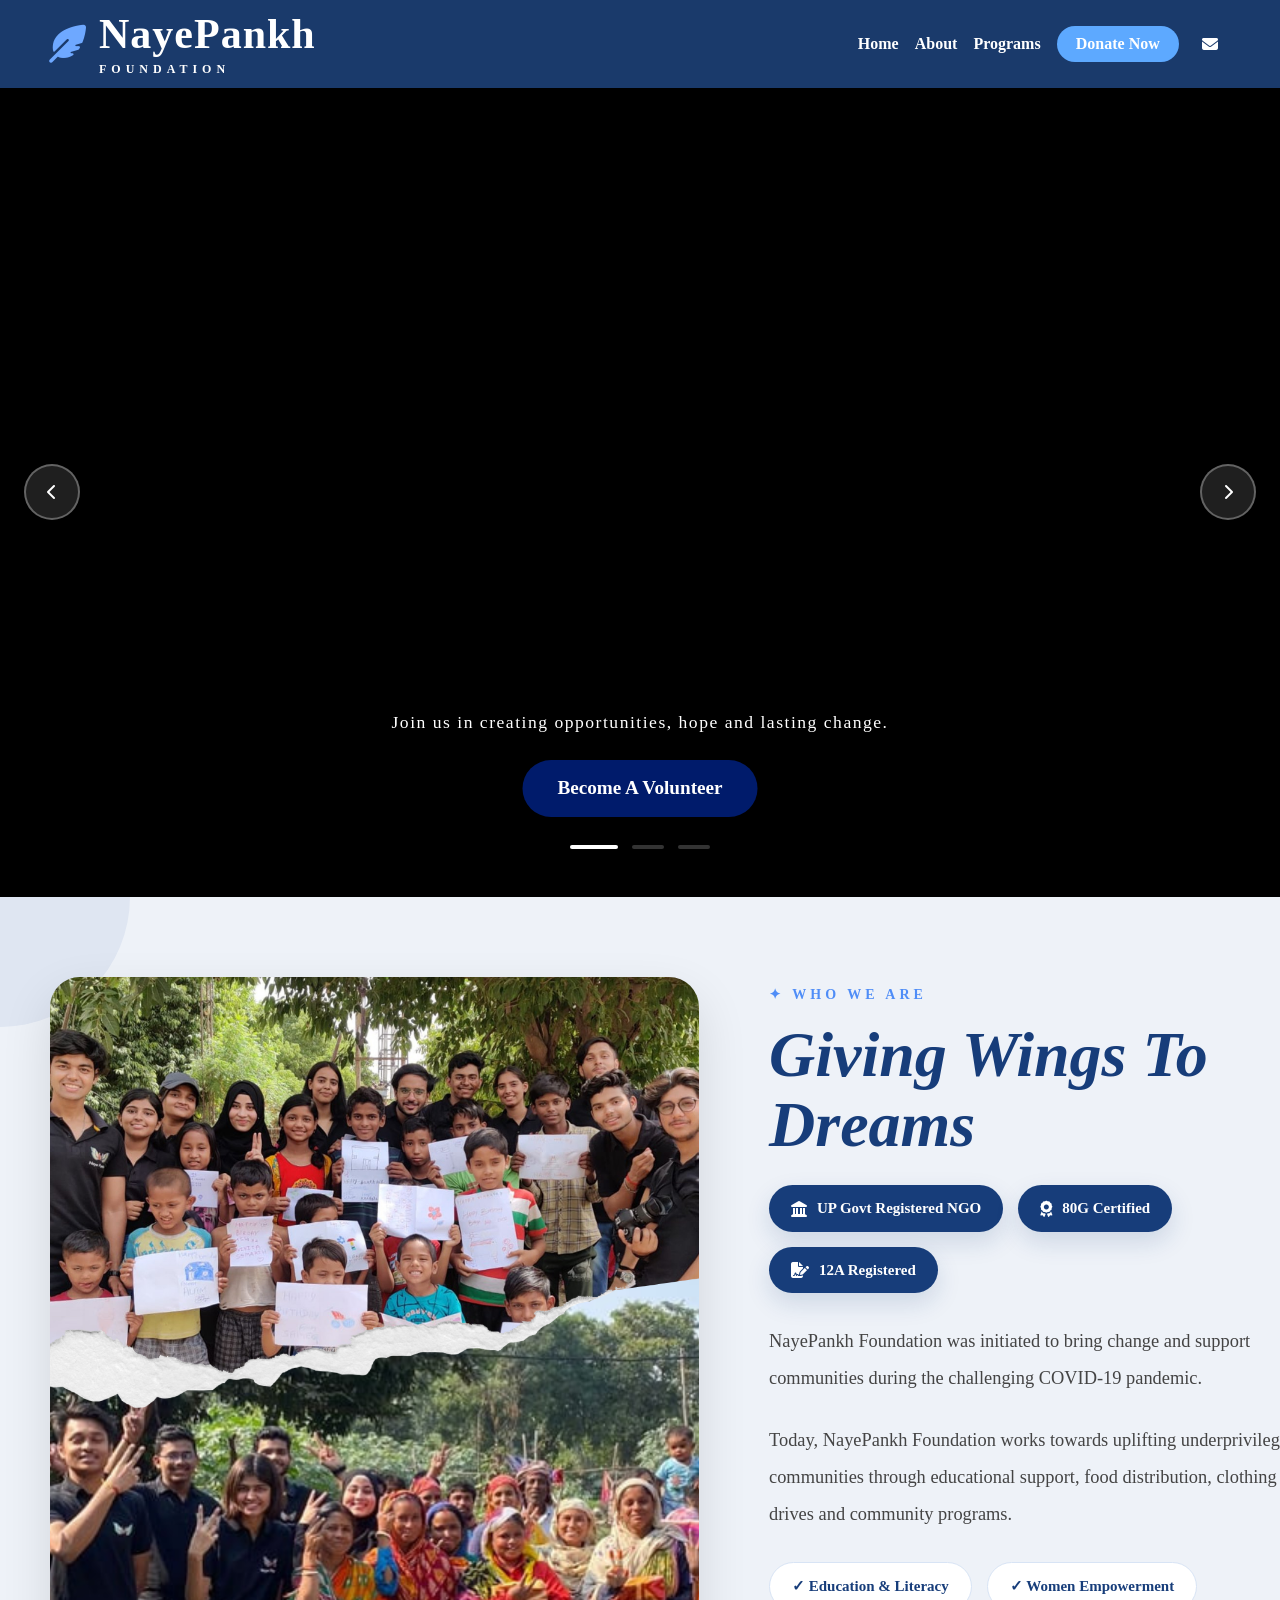
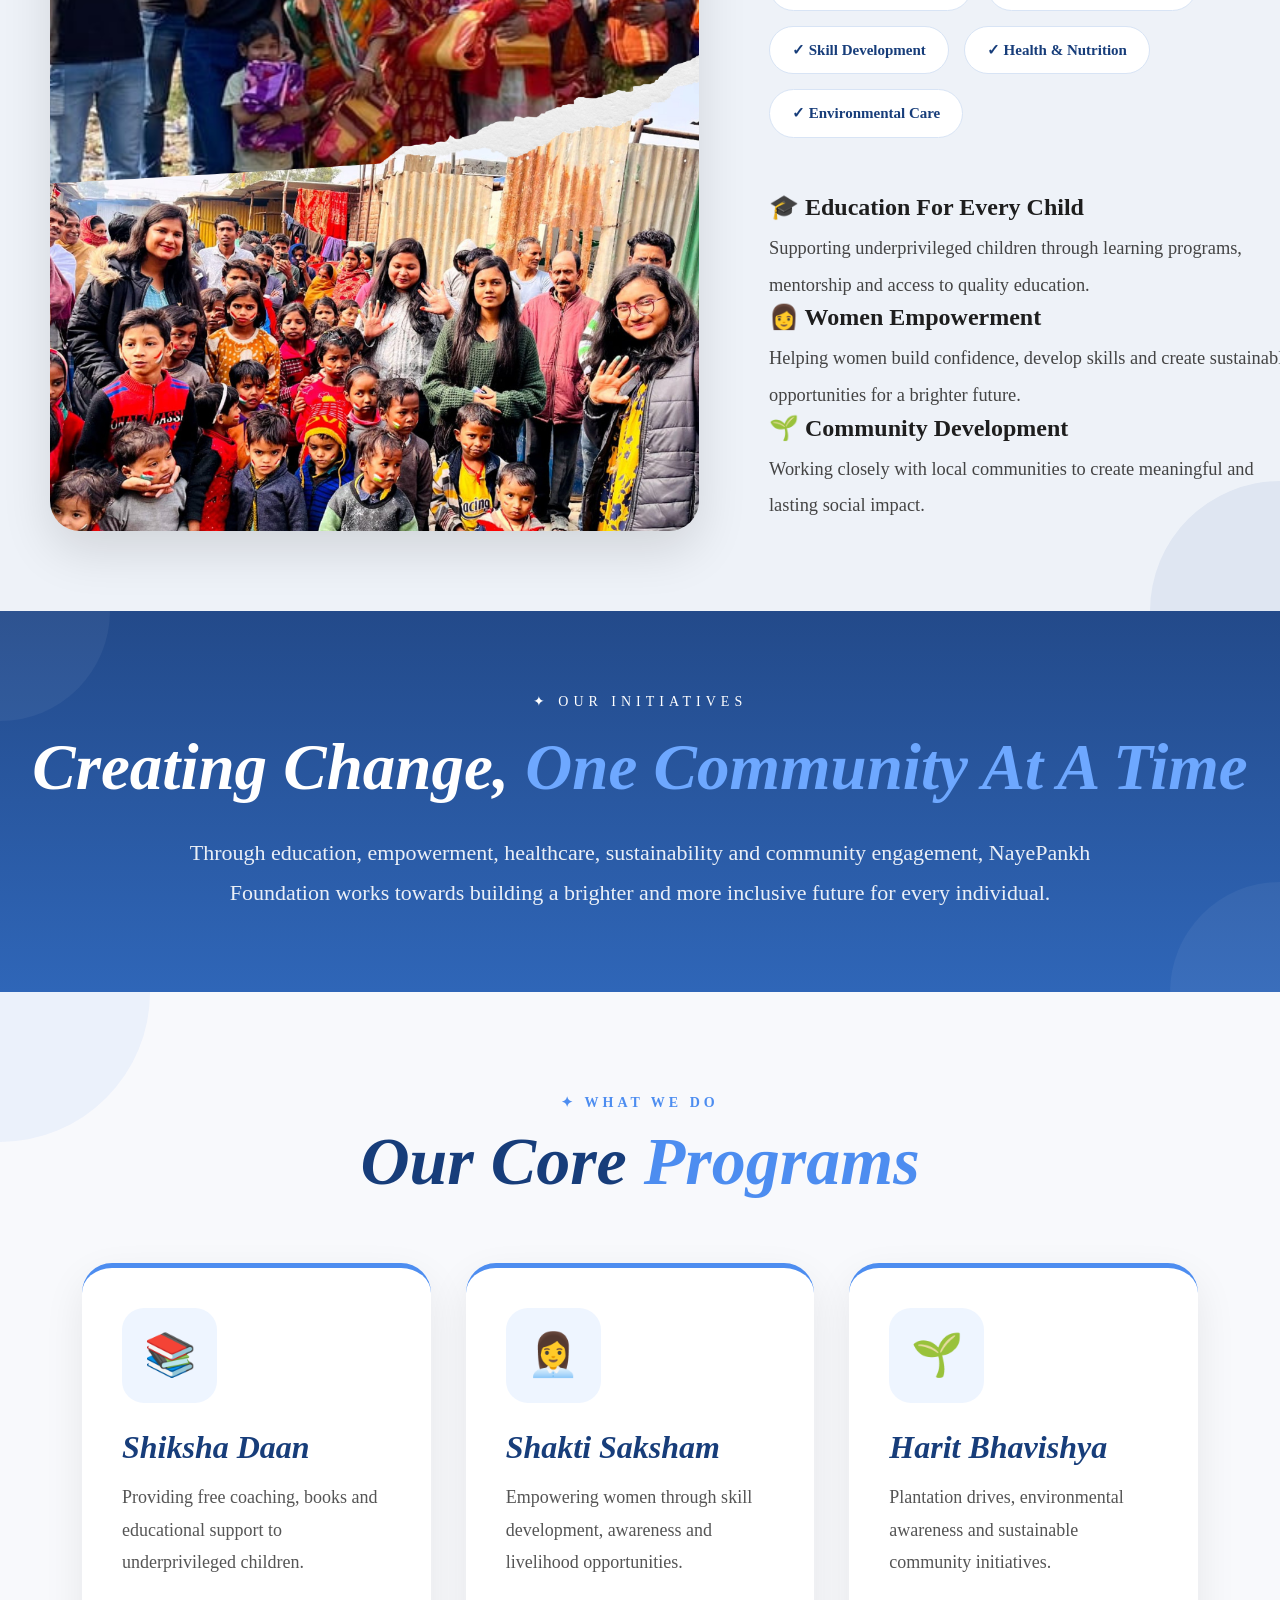
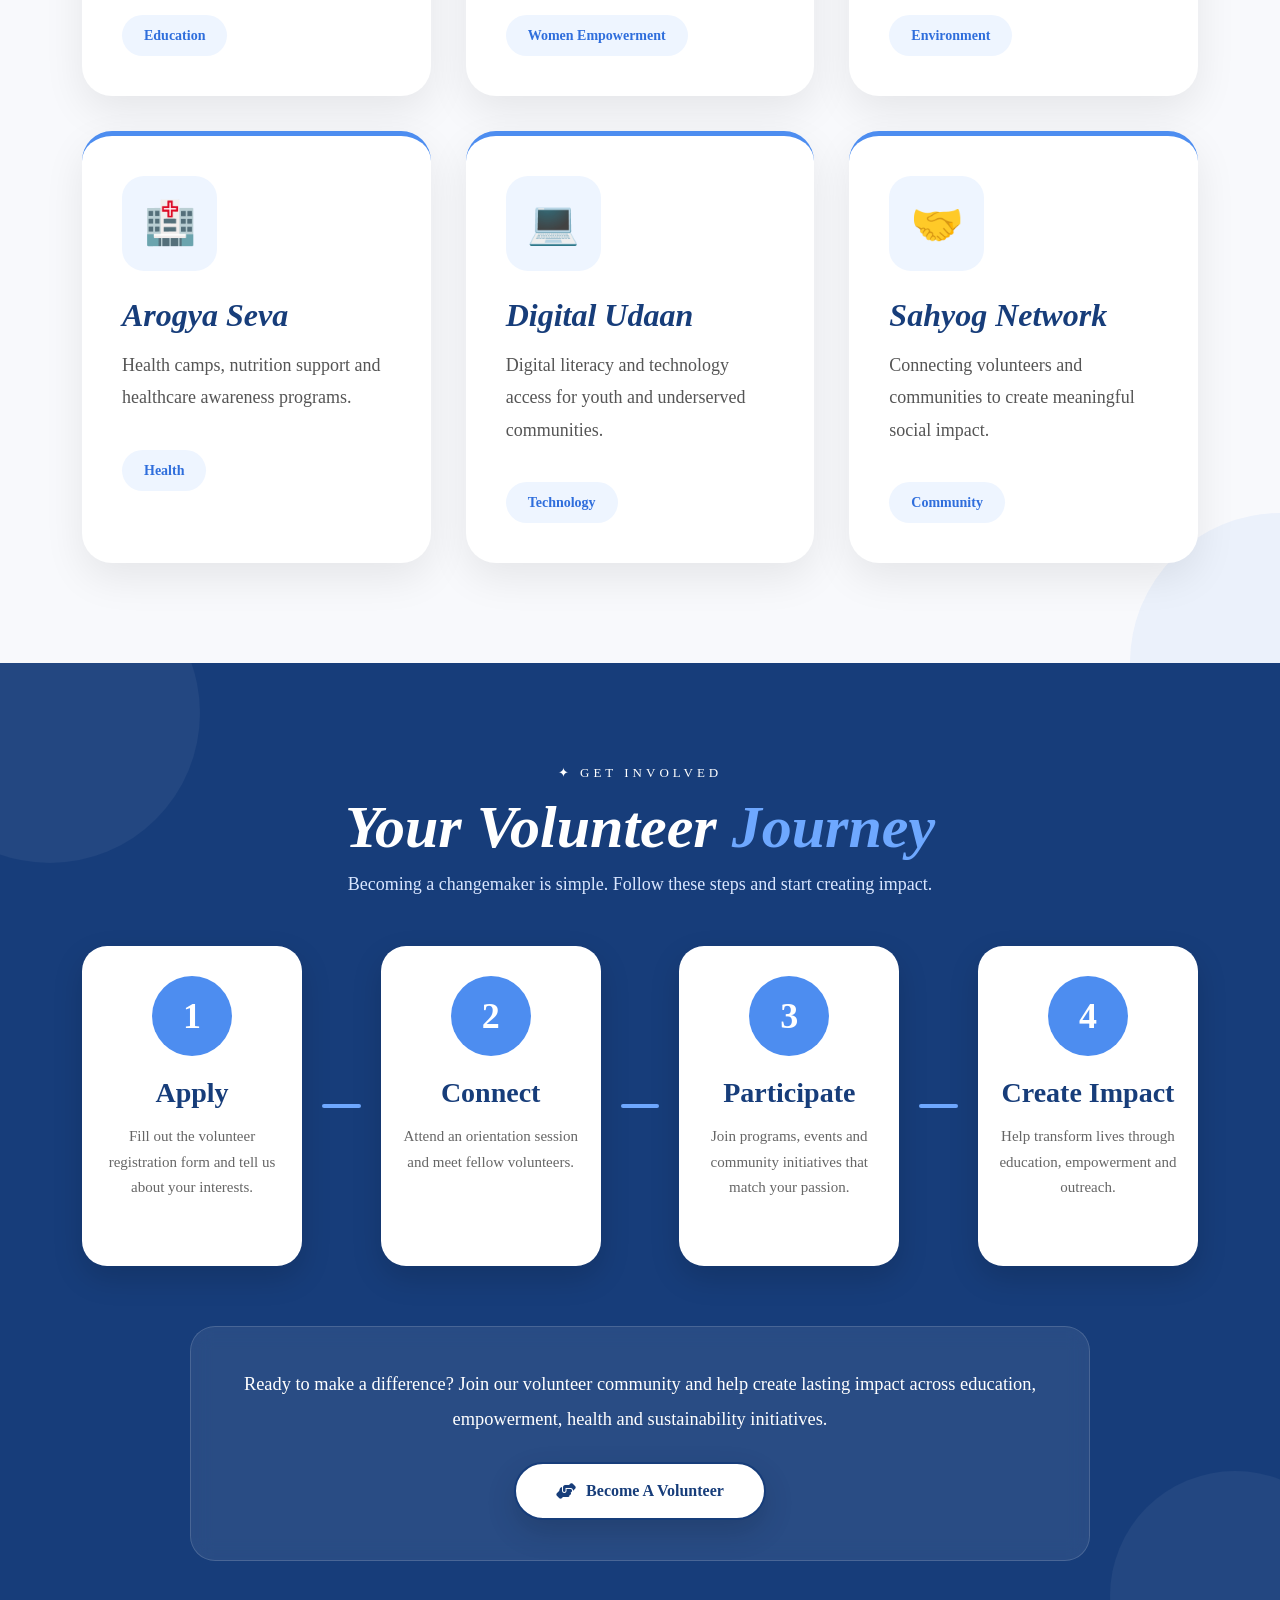
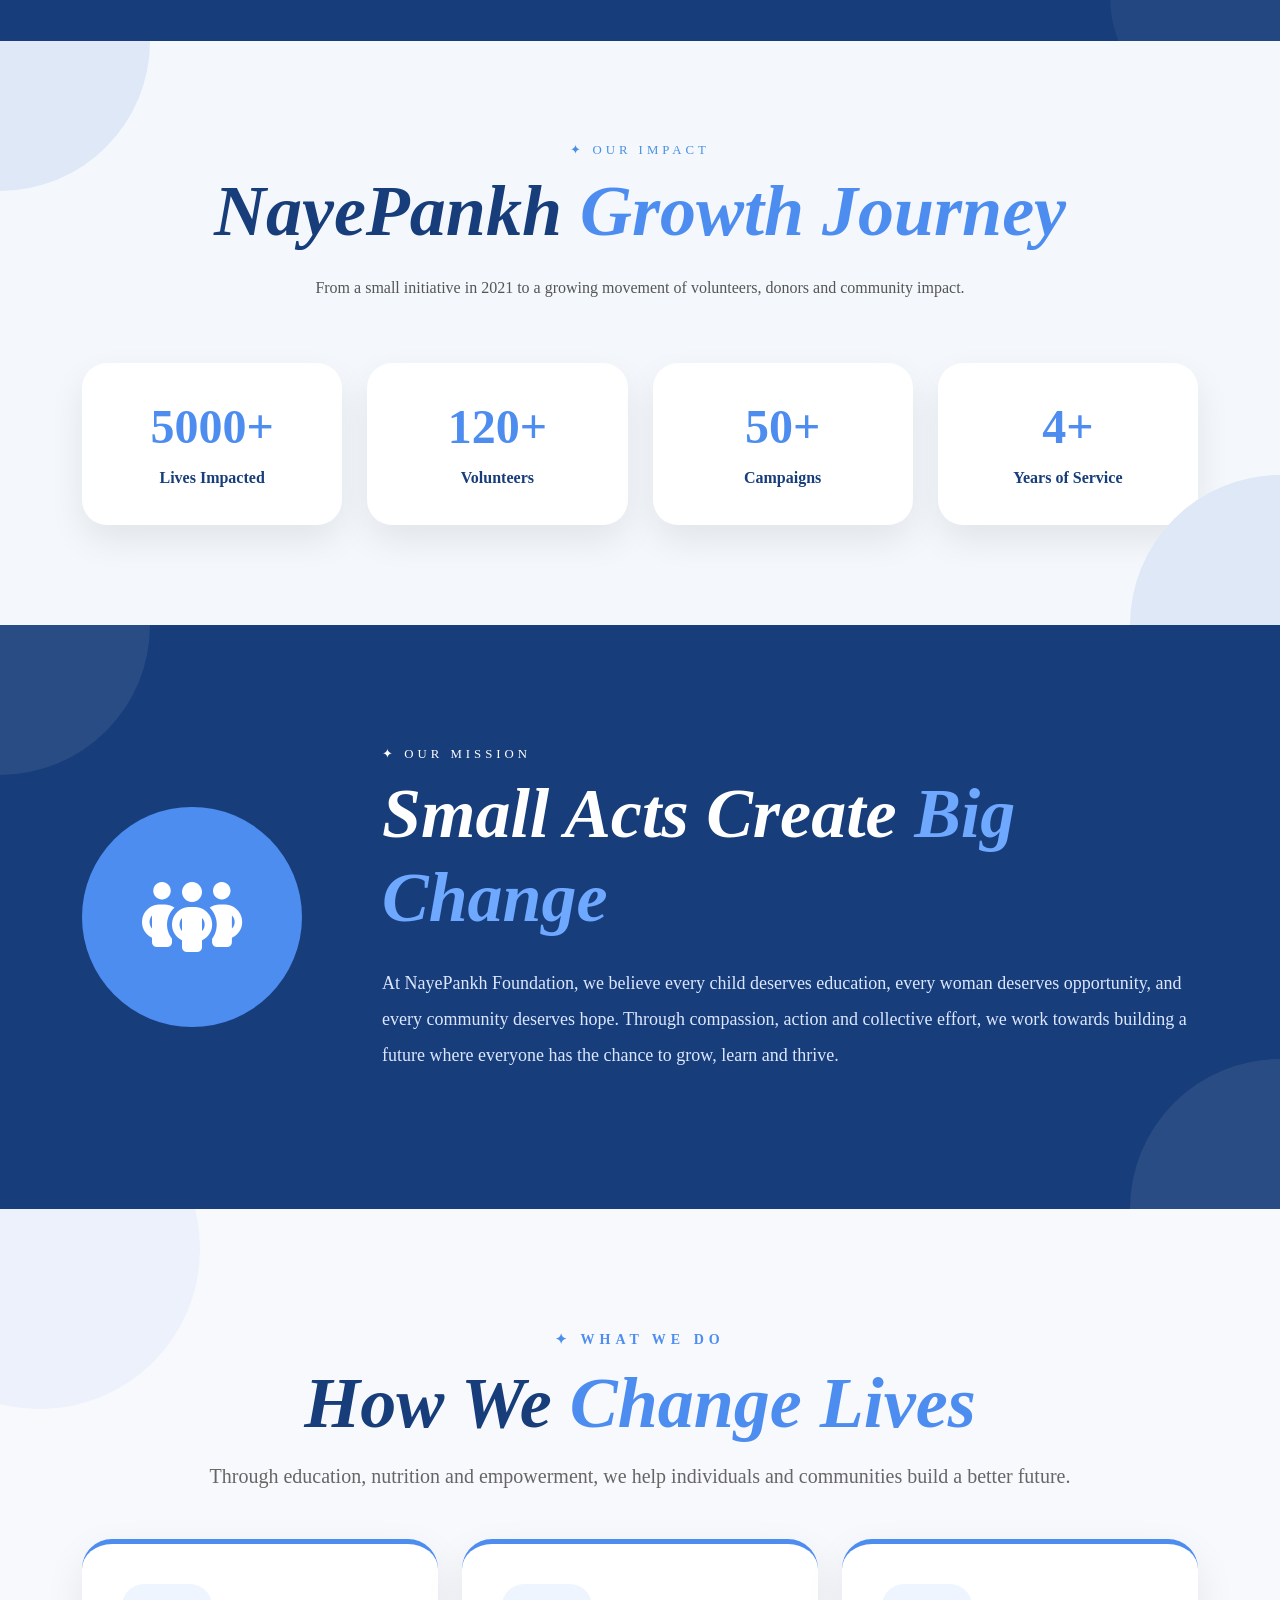
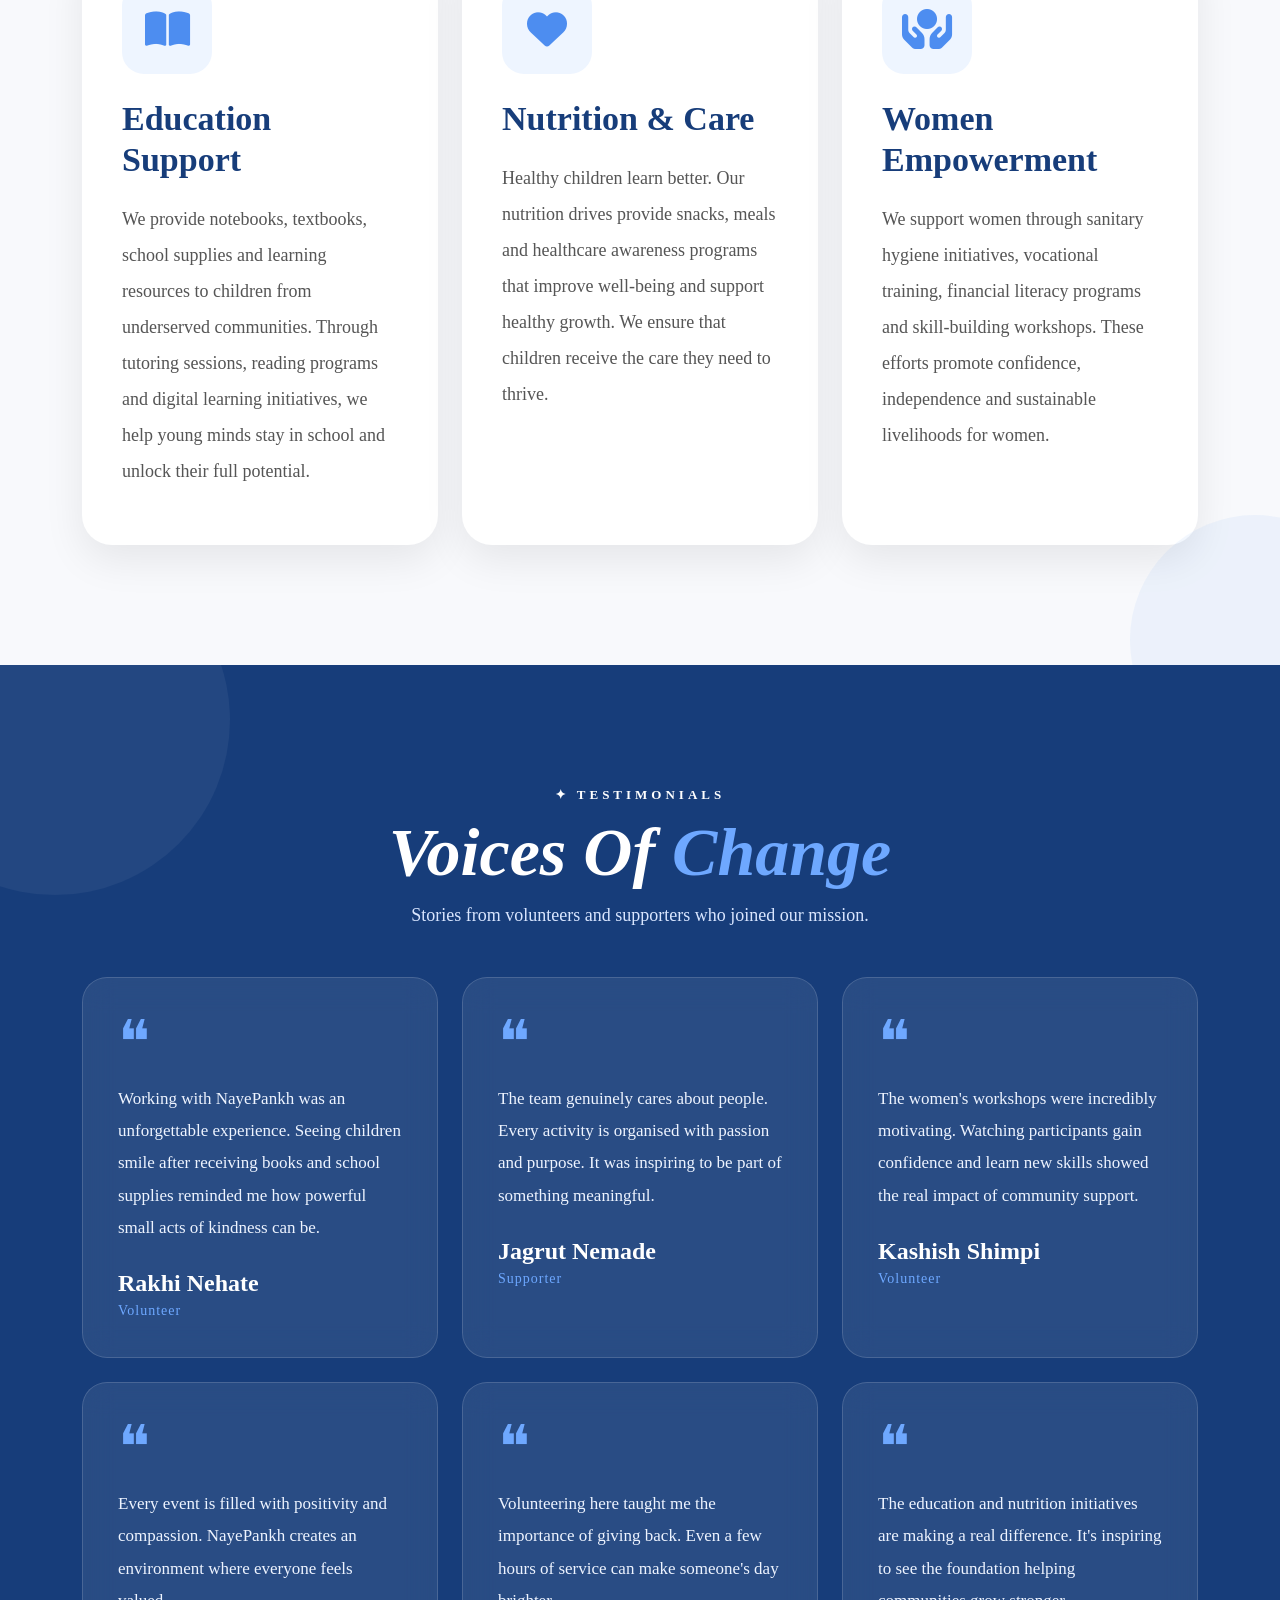
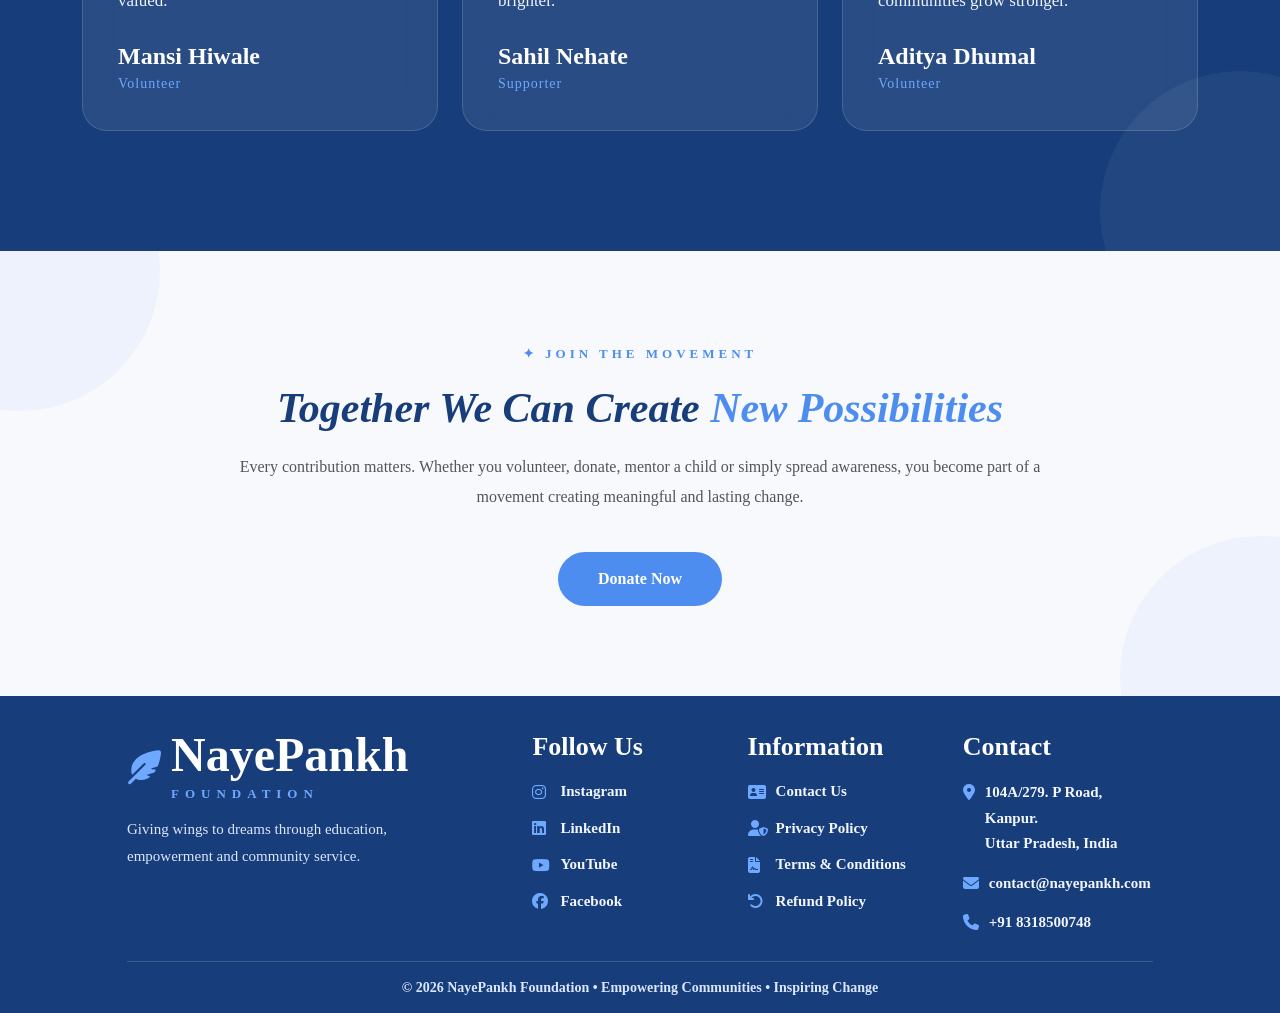
<file: index.html>
<!DOCTYPE html>
<html lang="en">

<head>
    <meta charset="UTF-8" />
    <meta name="viewport" content="width=device-width, initial-scale=1.0" />
    <title>NayePankh Foundation</title>
    <link href="https://cdn.jsdelivr.net/npm/bootstrap@5.3.0/dist/css/bootstrap.min.css" rel="stylesheet" />

    <link rel="stylesheet" href="https://cdnjs.cloudflare.com/ajax/libs/font-awesome/6.5.2/css/all.min.css">
    <link href="https://cdnjs.cloudflare.com/ajax/libs/font-awesome/6.4.0/css/all.min.css" rel="stylesheet" />
    <link rel="stylesheet" href="style.css">


</head>

<body>

    <!-- ══════════════ NAVBAR ══════════════ -->
    <nav class="navbar navbar-expand-lg">
        <div class="container-fluid px-5">

            <!-- Logo -->
            <a href="./index.html" class="navbar-brand custom-logo">
                <i class="fas fa-feather-alt"></i>

                <div class="logo-text">
                    <span class="logo-main">NayePankh</span>
                    <span class="logo-sub">FOUNDATION</span>
                </div>
            </a>

            <!-- Mobile Toggle -->
            <button class="navbar-toggler" type="button" data-bs-toggle="collapse" data-bs-target="#navMenu"
                aria-controls="navMenu" aria-expanded="false" aria-label="Toggle navigation">
                <span class="navbar-toggler-icon"></span>
            </button>

            <!-- Menu -->
            <div class="collapse navbar-collapse" id="navMenu">
                <ul class="navbar-nav ms-auto align-items-center">

                    <li class="nav-item">
                        <a class="nav-link" href="./index.html">Home</a>
                    </li>

                    <li class="nav-item">
                        <a class="nav-link" href="about.html">About</a>
                    </li>

                    <li class="nav-item">
                        <a class="nav-link" href="index.html#programs">Programs</a>
                    </li>

                    <li class="nav-item ms-2">
                        <a class="nav-link nav-btn" href="donate.html">Donate Now</a>
                    </li>

                    <li class="nav-item ms-2">
                        <a href="contact.html" class="contact-circle">
                            <i class="fas fa-envelope"></i>
                        </a>
                    </li>

                </ul>
            </div>

        </div>
    </nav>

    <div id="heroCarousel" class="carousel slide carousel-fade" data-bs-ride="carousel" data-bs-interval="8000">

        <div class="carousel-indicators">
            <button type="button" data-bs-target="#heroCarousel" data-bs-slide-to="0" class="active"></button>
            <button type="button" data-bs-target="#heroCarousel" data-bs-slide-to="1"></button>
            <button type="button" data-bs-target="#heroCarousel" data-bs-slide-to="2"></button>
        </div>

        <div class="carousel-inner">

            <!-- Banner 1 -->
            <div class="carousel-item active">
                <video class="d-block w-100 banner-video" autoplay muted playsinline preload="auto">
                    <source src="images/banner1.mp4" type="video/mp4">
                </video>

                <div class="hero-content">
                    <p class="hero-tagline" style="margin-top: 20px;">
                        Join us in creating opportunities, hope and lasting change.
                    </p>

                    <a href="volunteer.html" class="hero-btn">
                        Become A Volunteer
                    </a>
                </div>

            </div> <!-- MISSING DIV WAS HERE -->

            <!-- Banner 2 -->
            <div class="carousel-item">
                <video class="d-block w-100 banner-video" autoplay muted playsinline preload="auto">
                    <source src="images/banner2.mp4" type="video/mp4">
                </video>
            </div>

            <!-- Banner 3 -->
            <div class="carousel-item">
                <video class="d-block w-100 banner-video" autoplay muted playsinline preload="auto">
                    <source src="images/banner3.mp4" type="video/mp4">
                </video>
            </div>

        </div>
        <button class="carousel-control-prev custom-arrow" type="button" data-bs-target="#heroCarousel"
            data-bs-slide="prev">

            <i class="fas fa-chevron-left"></i>

        </button>

        <button class="carousel-control-next custom-arrow" type="button" data-bs-target="#heroCarousel"
            data-bs-slide="next">

            <i class="fas fa-chevron-right"></i>

        </button>

    </div>





<section class="about-section" id="about">

    <div class="about-container">

        <!-- LEFT IMAGE -->
        <div class="about-image">
            <img src="images/about.png" alt="NayePankh Foundation">
        </div>

        <!-- RIGHT CONTENT -->
        <div class="about-content">

            <span class="section-tag">✦ WHO WE ARE</span>

            <h2 class="about-title">
                Giving Wings To Dreams
            </h2>

            <!-- Registration Badges -->
            <div class="org-badges-about">

                <div class="org-badge-about">
                    <i class="fas fa-landmark"></i>
                    <span>UP Govt Registered NGO</span>
                </div>

                <div class="org-badge-about">
                    <i class="fas fa-award"></i>
                    <span>80G Certified</span>
                </div>

                <div class="org-badge-about">
                    <i class="fas fa-file-signature"></i>
                    <span>12A Registered</span>
                </div>

            </div>

            <p>
                NayePankh Foundation was initiated to bring change and support
                communities during the challenging COVID-19 pandemic.
            </p>

            <p>
                Today, NayePankh Foundation works towards uplifting
                underprivileged communities through educational support,
                food distribution, clothing drives and community programs.
            </p>

            <div class="about-tags">
                <span>✓ Education & Literacy</span>
                <span>✓ Women Empowerment</span>
                <span>✓ Skill Development</span>
                <span>✓ Health & Nutrition</span>
                <span>✓ Environmental Care</span>
            </div>

            <!-- HIGHLIGHTS INSIDE ABOUT CONTENT -->

            <div class="about-highlight">

                <div class="highlight-box">
                    <h4>🎓 Education For Every Child</h4>
                    <p>
                        Supporting underprivileged children through learning programs,
                        mentorship and access to quality education.
                    </p>
                </div>

                <div class="highlight-box">
                    <h4>👩 Women Empowerment</h4>
                    <p>
                        Helping women build confidence, develop skills and create
                        sustainable opportunities for a brighter future.
                    </p>
                </div>

                <div class="highlight-box">
                    <h4>🌱 Community Development</h4>
                    <p>
                        Working closely with local communities to create meaningful
                        and lasting social impact.
                    </p>
                </div>

            </div>

        </div>

    </div>

</section>

    <section class="initiatives-section">

        <span class="section-eyebrow">
            ✦ OUR INITIATIVES
        </span>

        <h2>
            Creating Change,
            <span>One Community At A Time</span>
        </h2>

        <p>
            Through education, empowerment, healthcare, sustainability and
            community engagement, NayePankh Foundation works towards building
            a brighter and more inclusive future for every individual.
        </p>



    </section>

    <!-- ══════════════ CAROUSEL 2: PROGRAMS ══════════════ -->
    <section id="programs">

        <section class="carousel-section-2">
            <div class="container">


                <div class="text-center mb-5">
                    <span class="section-eyebrow">✦ WHAT WE DO</span>
                    <h2 class="section-title">
                        Our Core <em>Programs</em>
                    </h2>
                </div>

                <div class="programs-grid">

                    <div class="program-card">

                        <a href="education.html" class="program-link">

                            <div class="program-icon">📚</div>

                            <h4>Shiksha Daan</h4>

                            <p>
                                Providing free coaching, books and educational support
                                to underprivileged children.
                            </p>

                            <span class="program-tag">Education</span>

                        </a>

                    </div>

                    <div class="program-card">
                        <a href="women.html" class="program-link">
                            <div class="program-icon">👩‍💼</div>
                            <h4>Shakti Saksham</h4>
                            <p>
                                Empowering women through skill development,
                                awareness and livelihood opportunities.
                            </p>
                            <span class="program-tag">Women Empowerment</span>
                        </a>
                    </div>

                    <div class="program-card">
                        <a href="environmental.html" class="program-link">
                            <div class="program-icon">🌱</div>
                            <h4>Harit Bhavishya</h4>
                            <p>
                                Plantation drives, environmental awareness
                                and sustainable community initiatives.
                            </p>
                            <span class="program-tag">Environment</span>
                        </a>
                    </div>

                    <div class="program-card">
                        <a href="health.html" class="program-link">
                            <div class="program-icon">🏥</div>
                            <h4>Arogya Seva</h4>
                            <p>
                                Health camps, nutrition support and
                                healthcare awareness programs.
                            </p>
                            <span class="program-tag">Health</span>
                        </a>
                    </div>

                    <div class="program-card">
                        <a href="technology.html" class="program-link">
                            <div class="program-icon">💻</div>
                            <h4>Digital Udaan</h4>
                            <p>
                                Digital literacy and technology access
                                for youth and underserved communities.
                            </p>
                            <span class="program-tag">Technology</span>
                        </a>
                    </div>

                    <div class="program-card">
                        <a href="community.html" class="program-link">
                            <div class="program-icon">🤝</div>
                            <h4>Sahyog Network</h4>
                            <p>
                                Connecting volunteers and communities
                                to create meaningful social impact.
                            </p>
                            <span class="program-tag">Community</span>
                        </a>
                    </div>

                </div>


            </div>
        </section>

        <section class="volunteer-section">
            <div class="container">

                <div class="text-center mb-5">
                    <span class="section-eyebrow" style="color: white;">✦ GET INVOLVED</span>
                    <h2 class="section-title">
                        Your Volunteer <em>Journey</em>
                    </h2>

                    <p class="volunteer-subtitle">
                        Becoming a changemaker is simple. Follow these steps and start creating impact.
                    </p>
                </div>

                <div class="journey-wrapper">

                    <div class="journey-card">
                        <div class="journey-number">1</div>
                        <h4>Apply</h4>
                        <p>Fill out the volunteer registration form and tell us about your interests.</p>
                    </div>

                    <div class="journey-line"></div>

                    <div class="journey-card">
                        <div class="journey-number">2</div>
                        <h4>Connect</h4>
                        <p>Attend an orientation session and meet fellow volunteers.</p>
                    </div>

                    <div class="journey-line"></div>

                    <div class="journey-card">
                        <div class="journey-number">3</div>
                        <h4>Participate</h4>
                        <p>Join programs, events and community initiatives that match your passion.</p>
                    </div>

                    <div class="journey-line"></div>

                    <div class="journey-card">
                        <div class="journey-number">4</div>
                        <h4>Create Impact</h4>
                        <p>Help transform lives through education, empowerment and outreach.</p>
                    </div>

                </div>
<div class="volunteer-note">

    <p>
        Ready to make a difference? Join our volunteer community and
        help create lasting impact across education, empowerment,
        health and sustainability initiatives.
    </p>

    <a href="volunteer.html" class="cta-btn-secondary">
        <i class="fas fa-hands-helping"></i>
        Become A Volunteer
    </a>

</div>


            </div>
        </section>


   <!-- ══════════════ IMPACT SECTION ══════════════ -->

<section class="impact-section">

    <div class="container">

        <div class="text-center">

            <span class="section-eyebrow">
                ✦ OUR IMPACT
            </span>

            <h2 class="impact-title">
                NayePankh <em>Growth Journey</em>
            </h2>

            <p class="impact-subtitle">
                From a small initiative in 2021 to a growing movement
                of volunteers, donors and community impact.
            </p>

        </div>

        <div class="impact-counters">

            <div class="counter-card">
                <h3>5000+</h3>
                <span>Lives Impacted</span>
            </div>

            <div class="counter-card">
                <h3>120+</h3>
                <span>Volunteers</span>
            </div>

            <div class="counter-card">
                <h3>50+</h3>
                <span>Campaigns</span>
            </div>

            <div class="counter-card">
                <h3>4+</h3>
                <span>Years of Service</span>
            </div>

        </div>

    </div>

</section>
    <section class="mission-section">

        <div class="container">

            <div class="mission-content">

                <div class="mission-icon">
                    <i class="fas fa-people-group"></i>
                </div>

                <div class="mission-right">

                    <span class="section-eyebrow">
                        ✦ OUR MISSION
                    </span>

                    <h2>
                        Small Acts Create
                        <span>Big Change</span>
                    </h2>



                    <p>
                        At NayePankh Foundation, we believe every child deserves
                        education, every woman deserves opportunity, and every
                        community deserves hope. Through compassion, action and
                        collective effort, we work towards building a future where
                        everyone has the chance to grow, learn and thrive.
                    </p>

                </div>

            </div>

        </div>

    </section>

    <!-- ══════════════ HOW WE CHANGE LIVES ══════════════ -->

    <section class="change-lives-section">

        <div class="container">

            <div class="text-center mb-5">

                <span class="section-eyebrow">✦ WHAT WE DO</span>

                <h2 class="section-title">
                    How We <em>Change Lives</em>
                </h2>


                <p class="change-subtitle">
                    Through education, nutrition and empowerment,
                    we help individuals and communities build a better future.
                </p>

            </div>

            <div class="row g-4">

                <!-- Education -->

                <div class="col-lg-4">

                    <div class="life-card">

                        <div class="life-image">
                            <i class="fas fa-book-open"></i>
                        </div>

                        <h3>Education Support</h3>

                        <p>
                            We provide notebooks, textbooks, school supplies and
                            learning resources to children from underserved
                            communities. Through tutoring sessions, reading
                            programs and digital learning initiatives, we help
                            young minds stay in school and unlock their full
                            potential.
                        </p>

                    </div>

                </div>

                <!-- Nutrition -->

                <div class="col-lg-4">

                    <div class="life-card">

                        <div class="life-image">
                            <i class="fas fa-heart"></i>
                        </div>

                        <h3>Nutrition & Care</h3>

                        <p>
                            Healthy children learn better. Our nutrition drives
                            provide snacks, meals and healthcare awareness
                            programs that improve well-being and support healthy
                            growth. We ensure that children receive the care
                            they need to thrive.
                        </p>

                    </div>

                </div>

                <!-- Women -->

                <div class="col-lg-4">

                    <div class="life-card">

                        <div class="life-image">
                            <i class="fas fa-hands-holding-circle"></i>
                        </div>

                        <h3>Women Empowerment</h3>

                        <p>
                            We support women through sanitary hygiene
                            initiatives, vocational training, financial literacy
                            programs and skill-building workshops. These efforts
                            promote confidence, independence and sustainable
                            livelihoods for women.
                        </p>

                    </div>

                </div>

            </div>

        </div>

    </section>

    <section class="testimonial-section">

        <div class="container">

            <div class="text-center mb-5">
                <span class="section-eyebrow">✦ TESTIMONIALS</span>

                <h2 class="section-title">
                    Voices Of <em>Change</em>
                </h2>



                <p class="testimonial-subtitle">
                    Stories from volunteers and supporters who joined our mission.
                </p>
            </div>

            <div class="row g-4">

                <div class="col-lg-4">
                    <div class="testimonial-card">
                        <div class="quote-icon">❝</div>

                        <p>
                            Working with NayePankh was an unforgettable experience.
                            Seeing children smile after receiving books and school
                            supplies reminded me how powerful small acts of kindness can be.
                        </p>

                        <div class="testimonial-user">
                            <h4>Rakhi Nehate</h4>
                            <span>Volunteer</span>
                        </div>
                    </div>
                </div>

                <div class="col-lg-4">
                    <div class="testimonial-card">
                        <div class="quote-icon">❝</div>

                        <p>
                            The team genuinely cares about people.
                            Every activity is organised with passion and purpose.
                            It was inspiring to be part of something meaningful.
                        </p>

                        <div class="testimonial-user">
                            <h4>Jagrut Nemade</h4>
                            <span>Supporter</span>
                        </div>
                    </div>
                </div>

                <div class="col-lg-4">
                    <div class="testimonial-card">
                        <div class="quote-icon">❝</div>

                        <p>
                            The women's workshops were incredibly motivating.
                            Watching participants gain confidence and learn new skills
                            showed the real impact of community support.
                        </p>

                        <div class="testimonial-user">
                            <h4>Kashish Shimpi</h4>
                            <span>Volunteer</span>
                        </div>
                    </div>
                </div>

                <div class="col-lg-4">
                    <div class="testimonial-card">
                        <div class="quote-icon">❝</div>

                        <p>
                            Every event is filled with positivity and compassion.
                            NayePankh creates an environment where everyone feels valued.
                        </p>

                        <div class="testimonial-user">
                            <h4>Mansi Hiwale</h4>
                            <span>Volunteer</span>
                        </div>
                    </div>
                </div>

                <div class="col-lg-4">
                    <div class="testimonial-card">
                        <div class="quote-icon">❝</div>

                        <p>
                            Volunteering here taught me the importance of giving back.
                            Even a few hours of service can make someone's day brighter.
                        </p>

                        <div class="testimonial-user">
                            <h4>Sahil Nehate</h4>
                            <span>Supporter</span>
                        </div>
                    </div>
                </div>

                <div class="col-lg-4">
                    <div class="testimonial-card">
                        <div class="quote-icon">❝</div>

                        <p>
                            The education and nutrition initiatives are making a real difference.
                            It's inspiring to see the foundation helping communities grow stronger.
                        </p>

                        <div class="testimonial-user">
                            <h4>Aditya Dhumal</h4>
                            <span>Volunteer</span>
                        </div>
                    </div>
                </div>

            </div>

        </div>

    </section>
    <!-- ================= CTA ================= -->

    <section class="cta-section">

        <div class="container">

            <span class="cta-eyebrow">
                ✦ JOIN THE MOVEMENT
            </span>

            <h2 class="cta-title">
                Together We Can Create
                <em>New Possibilities</em>
            </h2>

            <p class="cta-text">
                Every contribution matters. Whether you volunteer, donate,
                mentor a child or simply spread awareness, you become part
                of a movement creating meaningful and lasting change.
            </p>

            <div class="cta-buttons">

                <a href="donate.html" class="cta-btn-primary">
                    Donate Now
                </a>


            </div>

        </div>

    </section>

    <!-- ================= FOOTER ================= -->

    <footer class="footer">

        <div class="container">

            <div class="footer-top">

                <!-- Logo Column -->
                <div class="footer-col logo-col">

                    <div class="footer-brand">
                        <i class="fas fa-feather-alt"></i>

                        <div>
                            <h3 class="footer-logo">NayePankh</h3>
                            <span class="footer-logo-sub">FOUNDATION</span>
                        </div>
                    </div>

                    <p class="footer-desc">
                        Giving wings to dreams through education,
                        empowerment and community service.
                    </p>

                </div>

                <!-- Follow -->
                <div class="footer-col">

                    <h5 class="footer-heading">Follow Us</h5>

                    <ul class="footer-links">
                        <li><a href="http://www.instagram.com/nayepankhfoundation"><i class="fab fa-instagram"></i>
                                Instagram</a></li>
                        <li><a href="https://www.linkedin.com/company/nayepankh"><i class="fab fa-linkedin"></i>
                                LinkedIn</a></li>
                        <li><a href="https://www.youtube.com/@nayepankhfoundation"><i class="fab fa-youtube"></i>
                                YouTube</a></li>
                        <li><a href="http://www.facebook.com/nayepankhfoundation"><i class="fab fa-facebook"></i>
                                Facebook</a></li>
                    </ul>

                </div>

                <!-- Information -->
                <div class="footer-col">

                    <h5 class="footer-heading">Information</h5>

                    <ul class="footer-links">
                        <li><a href="contact.html"><i class="fas fa-address-card"></i> Contact Us</a></li>
                        <li><a href="#"><i class="fas fa-user-shield"></i> Privacy Policy</a></li>
                        <li><a href="#"><i class="fas fa-file-contract"></i> Terms & Conditions</a></li>
                        <li><a href="#"><i class="fas fa-undo"></i> Refund Policy</a></li>
                    </ul>

                </div>

                <!-- Contact -->
                <div class="footer-col">

                    <h5 class="footer-heading">Contact</h5>

                    <div class="footer-contact-info">

                        <div>
                            <i class="fas fa-map-marker-alt"></i>
                            104A/279. P Road, Kanpur.<br>
                            Uttar Pradesh, India
                        </div>

                        <div>
                            <i class="fas fa-envelope"></i>
                            contact@nayepankh.com
                        </div>

                        <div>
                            <i class="fas fa-phone"></i>
                            +91 8318500748
                        </div>

                    </div>

                </div>

            </div>

            <div class="footer-divider"></div>

            <div class="footer-bottom">
                © 2026 NayePankh Foundation • Empowering Communities • Inspiring Change
            </div>

    </footer>
    <script src="https://cdn.jsdelivr.net/npm/bootstrap@5.3.0/dist/js/bootstrap.bundle.min.js"></script>
    <script src="script.js"></script>

</body>

</html>
</file>
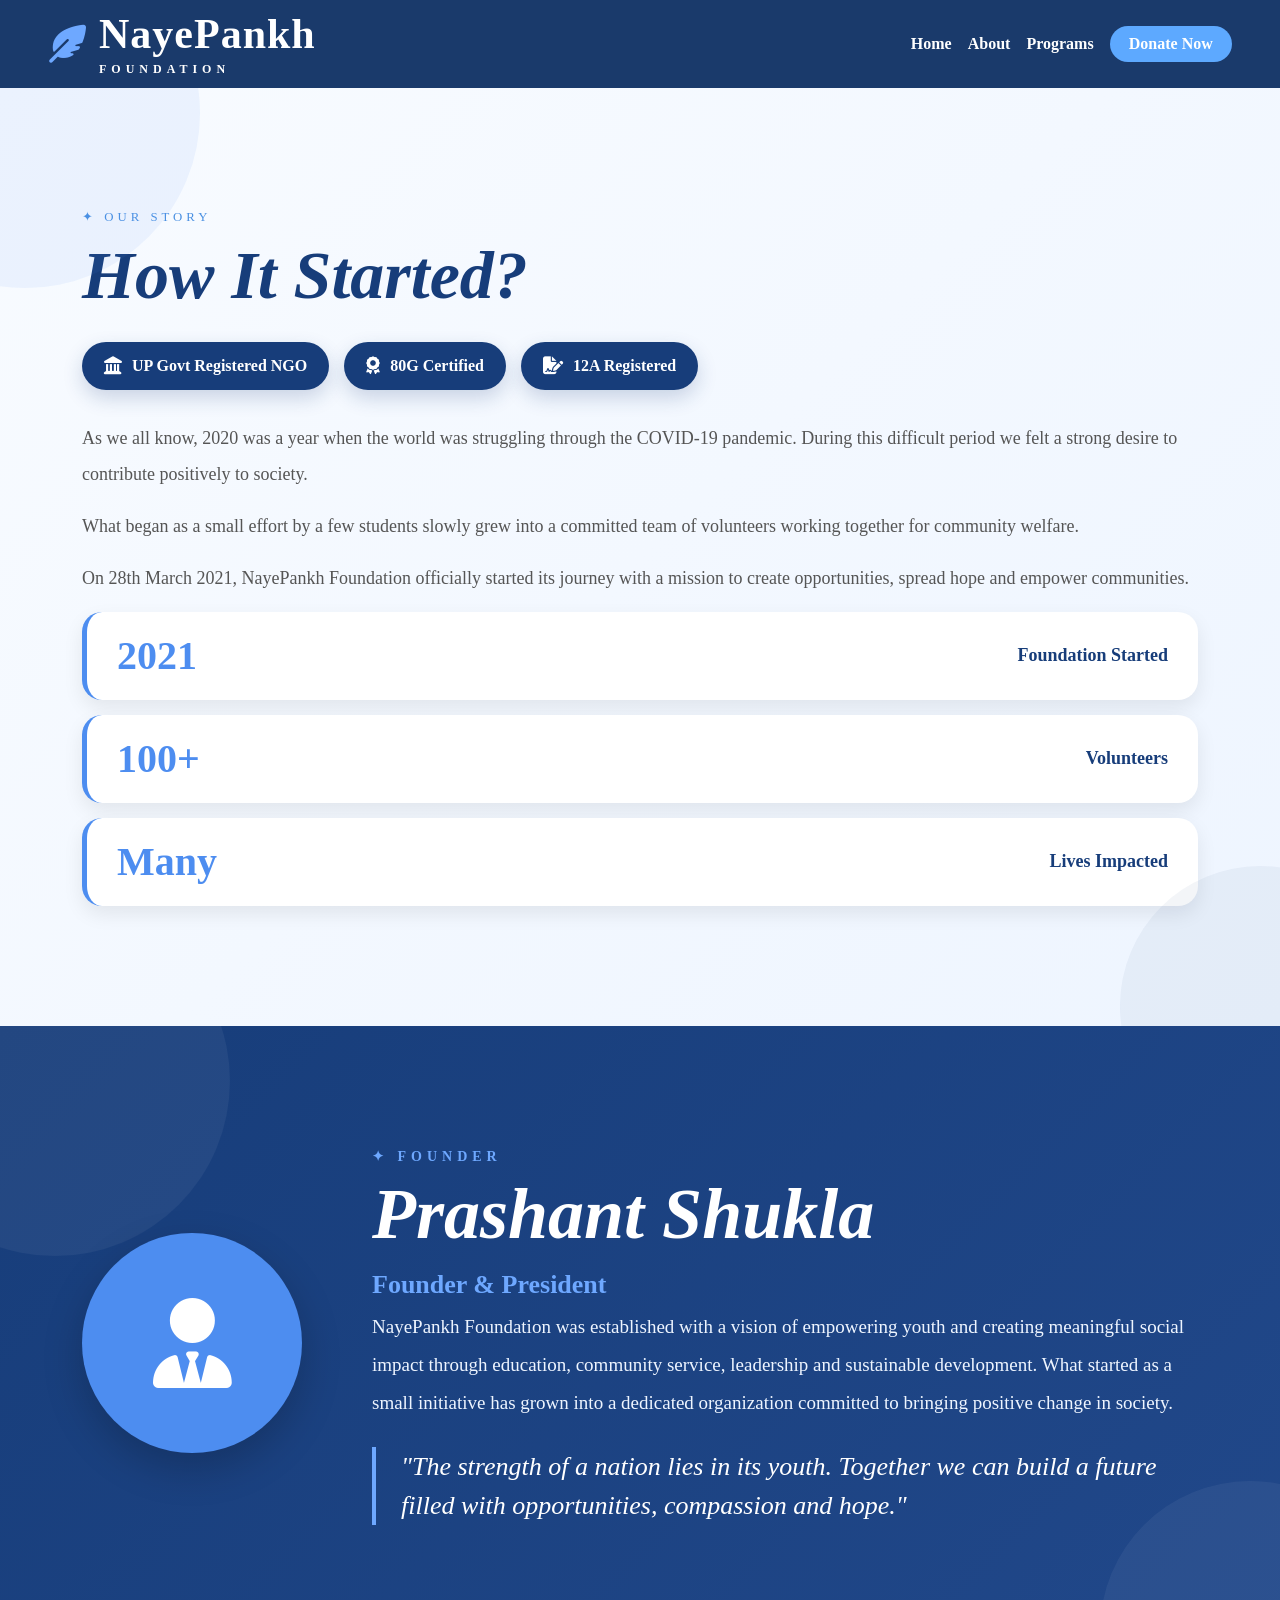
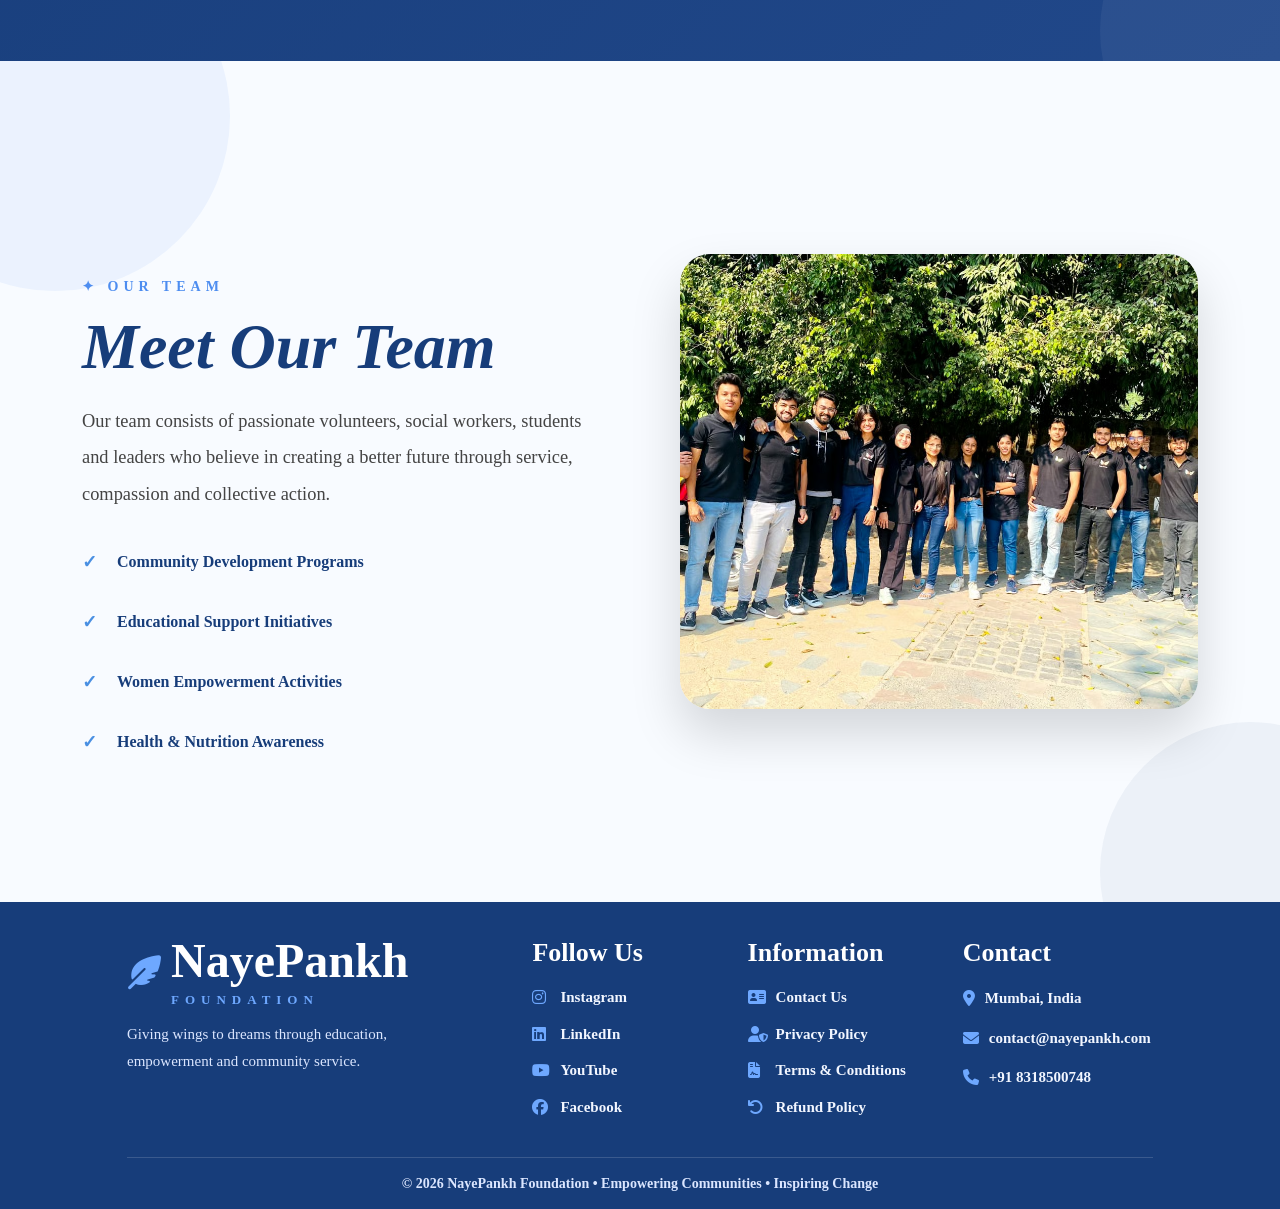
<file: about.html>
<!DOCTYPE html>
<html lang="en">

<head>
    <meta charset="UTF-8">
    <meta name="viewport" content="width=device-width, initial-scale=1.0">
    <title>About Us | NayePankh Foundation</title>

    <link href="https://cdn.jsdelivr.net/npm/bootstrap@5.3.0/dist/css/bootstrap.min.css" rel="stylesheet" />

    <link rel="stylesheet" href="https://cdnjs.cloudflare.com/ajax/libs/font-awesome/6.5.2/css/all.min.css">

    <link rel="stylesheet" href="style.css">
    <link rel="stylesheet" href="about.css">

</head>

<body>
    <!-- ══════════════ NAVBAR ══════════════ -->
    <nav class="navbar navbar-expand-lg">
        <div class="container-fluid px-5">

            <a href="index.html" class="navbar-brand custom-logo">
                <i class="fas fa-feather-alt"></i>

                <div class="logo-text">
                    <span class="logo-main">NayePankh</span>
                    <span class="logo-sub">FOUNDATION</span>
                </div>
            </a>

            <button class="navbar-toggler" type="button" data-bs-toggle="collapse" data-bs-target="#navMenu">
                <span class="navbar-toggler-icon"></span>
            </button>

            <div class="collapse navbar-collapse" id="navMenu">
                <ul class="navbar-nav ms-auto align-items-center">

                    <li class="nav-item">
                        <a class="nav-link" href="index.html">Home</a>
                    </li>

                    <li class="nav-item">
                        <a class="nav-link" href="about.html">About</a>
                    </li>

                    <li class="nav-item">
                        <a class="nav-link" href="index.html#programs">Programs</a>
                    </li>

                    <li class="nav-item ms-2">
                        <a class="nav-link nav-btn" href="#">Donate Now</a>
                    </li>

                </ul>
            </div>

        </div>
    </nav>

    <!-- <section class="about-hero">

    <div class="container text-center">

        <span class="section-eyebrow">
            ✦ ABOUT NAYEPANKH FOUNDATION
        </span>

        <h1>
            Giving Wings To Dreams
            <span>Creating Change</span>
        </h1>

        <p>
            A youth-led initiative dedicated to education,
            empowerment and community development.
        </p>

    </div>

</section> -->

    <section class="story-section">

        <div class="container">

            <div class="story-grid">

                <div class="story-left">

                    <span class="section-eyebrow">
                        ✦ OUR STORY
                    </span>

                    <h2>How It Started?</h2>
                    <div class="org-badges">

                        <div class="org-badge">
                            <i class="fas fa-landmark"></i>
                            <span>UP Govt Registered NGO</span>
                        </div>

                        <div class="org-badge">
                            <i class="fas fa-award"></i>
                            <span>80G Certified</span>
                        </div>

                        <div class="org-badge">
                            <i class="fas fa-file-signature"></i>
                            <span>12A Registered</span>
                        </div>

                    </div>

                    <p>
                        As we all know, 2020 was a year when the world
                        was struggling through the COVID-19 pandemic.
                        During this difficult period we felt a strong
                        desire to contribute positively to society.
                    </p>

                    <p>
                        What began as a small effort by a few students
                        slowly grew into a committed team of volunteers
                        working together for community welfare.
                    </p>

                    <p>
                        On 28th March 2021, NayePankh Foundation
                        officially started its journey with a mission
                        to create opportunities, spread hope and
                        empower communities.
                    </p>

                </div>

                <div class="story-right">

                    <div class="story-card">
                        <h3>2021</h3>
                        <span>Foundation Started</span>
                    </div>

                    <div class="story-card">
                        <h3>100+</h3>
                        <span>Volunteers</span>
                    </div>

                    <div class="story-card">
                        <h3>Many</h3>
                        <span>Lives Impacted</span>
                    </div>

                </div>

            </div>

        </div>

    </section>

    <section class="founder-section">

        <div class="container">

            <div class="founder-wrapper">

                <div class="founder-icon">
                    <i class="fas fa-user-tie"></i>
                </div>

                <div class="founder-content">

                    <span class="section-eyebrow" style="color: #6ea8ff;">
                        ✦ FOUNDER
                    </span>

                    <h2>Prashant Shukla</h2>

                    <h5>Founder & President</h5>



                    <p>
                        NayePankh Foundation was established with a vision of empowering
                        youth and creating meaningful social impact through education,
                        community service, leadership and sustainable development.
                        What started as a small initiative has grown into a dedicated
                        organization committed to bringing positive change in society.
                    </p>

                    <blockquote>
                        "The strength of a nation lies in its youth.
                        Together we can build a future filled with opportunities,
                        compassion and hope."
                    </blockquote>

                </div>

            </div>

        </div>

    </section>

    <section class="team-section">

        <div class="container">

            <div class="team-wrapper">

                <div class="team-content">

                    <div class="team-icon">

                    </div>

                    <span class="section-eyebrow" style="margin-top: 25px;">
                        ✦ OUR TEAM
                    </span>

                    <h2>Meet Our Team</h2>

                    <p>
                        Our team consists of passionate volunteers, social workers,
                        students and leaders who believe in creating a better future
                        through service, compassion and collective action.
                    </p>

                    <ul class="team-points">
                        <li>Community Development Programs</li>
                        <li>Educational Support Initiatives</li>
                        <li>Women Empowerment Activities</li>
                        <li>Health & Nutrition Awareness</li>
                    </ul>

                </div>

                <div class="team-image">
                    <img src="images/team.avif" alt="NayePankh Team">
                </div>

            </div>

        </div>

    </section>
    <!-- ================= FOOTER ================= -->

    <footer class="footer">

        <div class="container">

            <div class="footer-top">

                <!-- Logo Column -->
                <div class="footer-col logo-col">

                    <div class="footer-brand">
                        <i class="fas fa-feather-alt"></i>

                        <div>
                            <h3 class="footer-logo">NayePankh</h3>
                            <span class="footer-logo-sub">FOUNDATION</span>
                        </div>
                    </div>

                    <p class="footer-desc">
                        Giving wings to dreams through education,
                        empowerment and community service.
                    </p>

                </div>

                <!-- Follow -->
                <div class="footer-col">

                    <h5 class="footer-heading">Follow Us</h5>

                    <ul class="footer-links">
                        <li><a href="http://www.instagram.com/nayepankhfoundation"><i class="fab fa-instagram"></i>
                                Instagram</a></li>
                        <li><a href="https://www.linkedin.com/company/nayepankh"><i class="fab fa-linkedin"></i>
                                LinkedIn</a></li>
                        <li><a href="https://www.youtube.com/@nayepankhfoundation"><i class="fab fa-youtube"></i>
                                YouTube</a></li>
                        <li><a href="http://www.facebook.com/nayepankhfoundation"><i class="fab fa-facebook"></i>
                                Facebook</a></li>
                    </ul>

                </div>

                <!-- Information -->
                <div class="footer-col">

                    <h5 class="footer-heading">Information</h5>

                    <ul class="footer-links">
                        <li><a href="contact.html"><i class="fas fa-address-card"></i> Contact Us</a></li>
                        <li><a href="#"><i class="fas fa-user-shield"></i> Privacy Policy</a></li>
                        <li><a href="#"><i class="fas fa-file-contract"></i> Terms & Conditions</a></li>
                        <li><a href="#"><i class="fas fa-undo"></i> Refund Policy</a></li>
                    </ul>

                </div>

                <!-- Contact -->
                <div class="footer-col">

                    <h5 class="footer-heading">Contact</h5>

                    <div class="footer-contact-info">

                        <div>
                            <i class="fas fa-map-marker-alt"></i>
                            Mumbai, India
                        </div>

                        <div>
                            <i class="fas fa-envelope"></i>
                            contact@nayepankh.com
                        </div>

                        <div>
                            <i class="fas fa-phone"></i>
                            +91 8318500748
                        </div>

                    </div>

                </div>

            </div>

            <div class="footer-divider"></div>

            <div class="footer-bottom">
                © 2026 NayePankh Foundation • Empowering Communities • Inspiring Change
            </div>

    </footer>

    <script src="https://cdn.jsdelivr.net/npm/bootstrap@5.3.0/dist/js/bootstrap.bundle.min.js"></script>

</body>

</html>
</file>
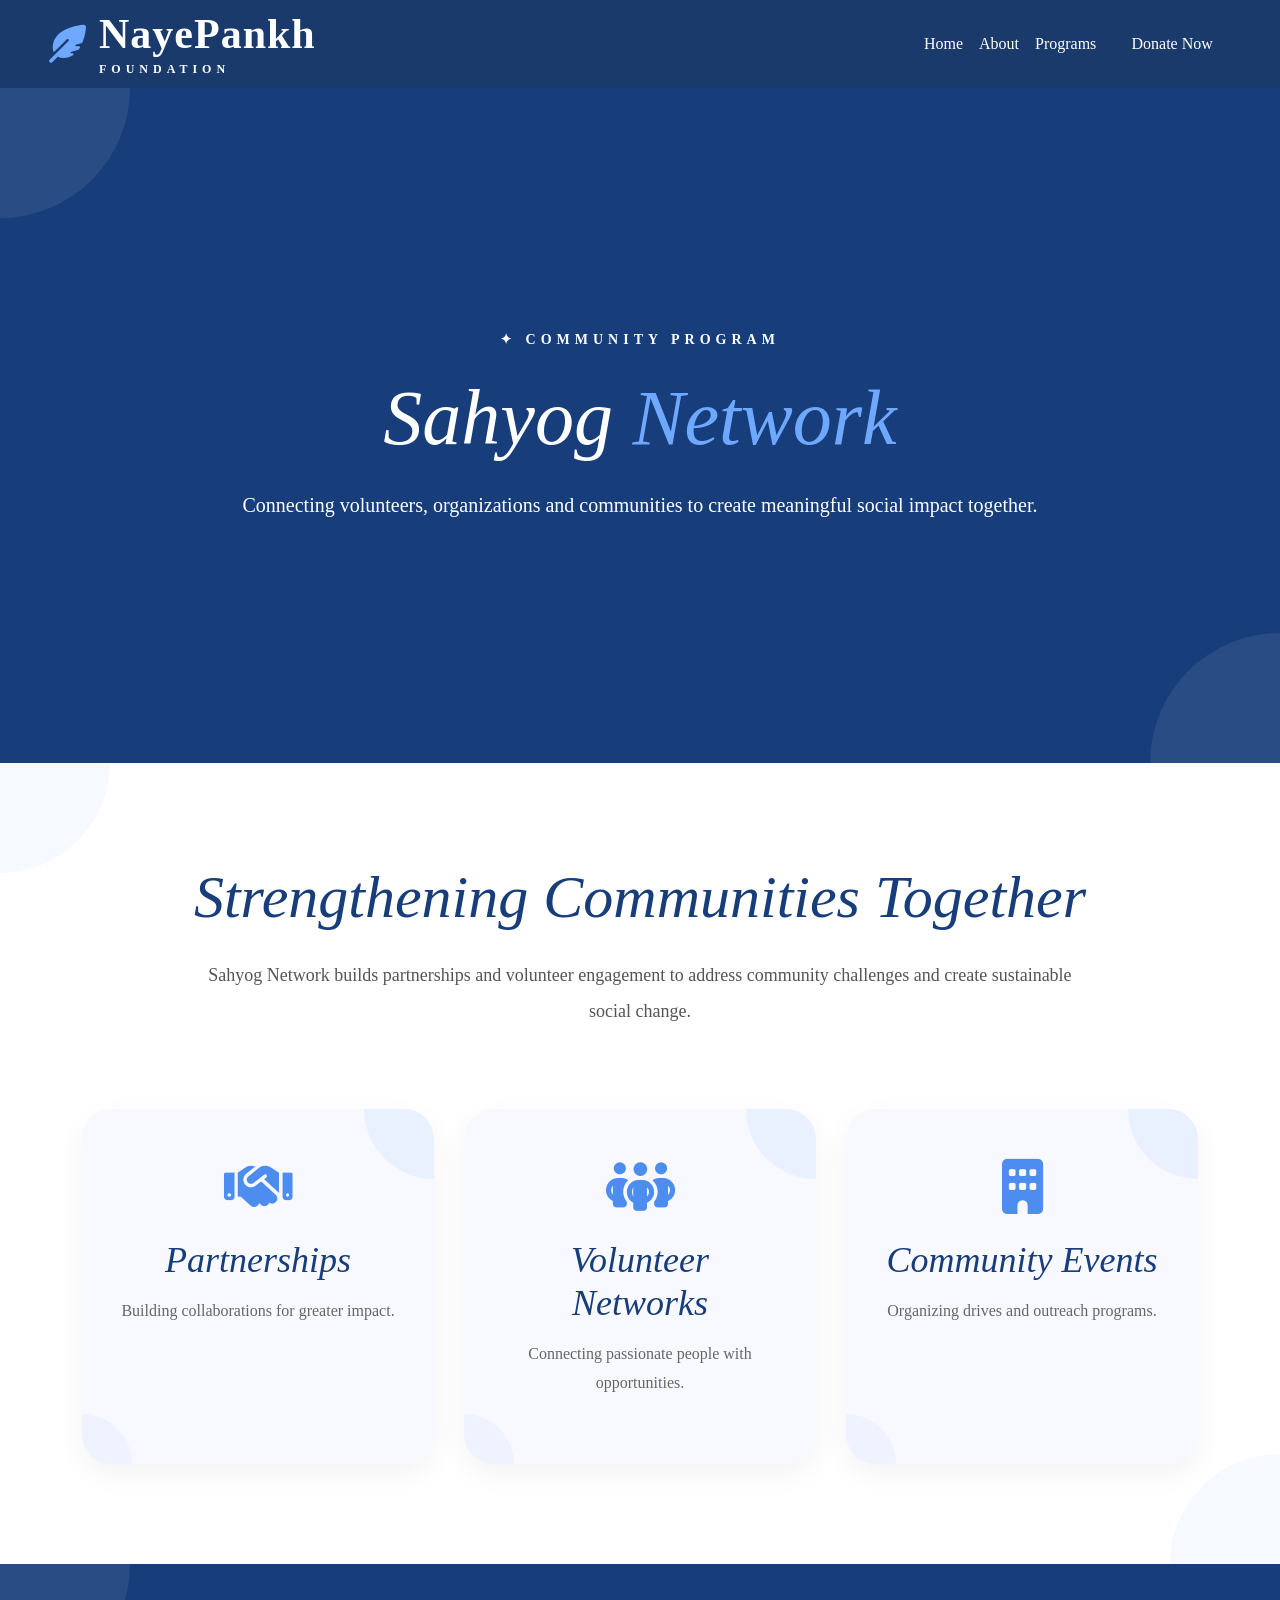
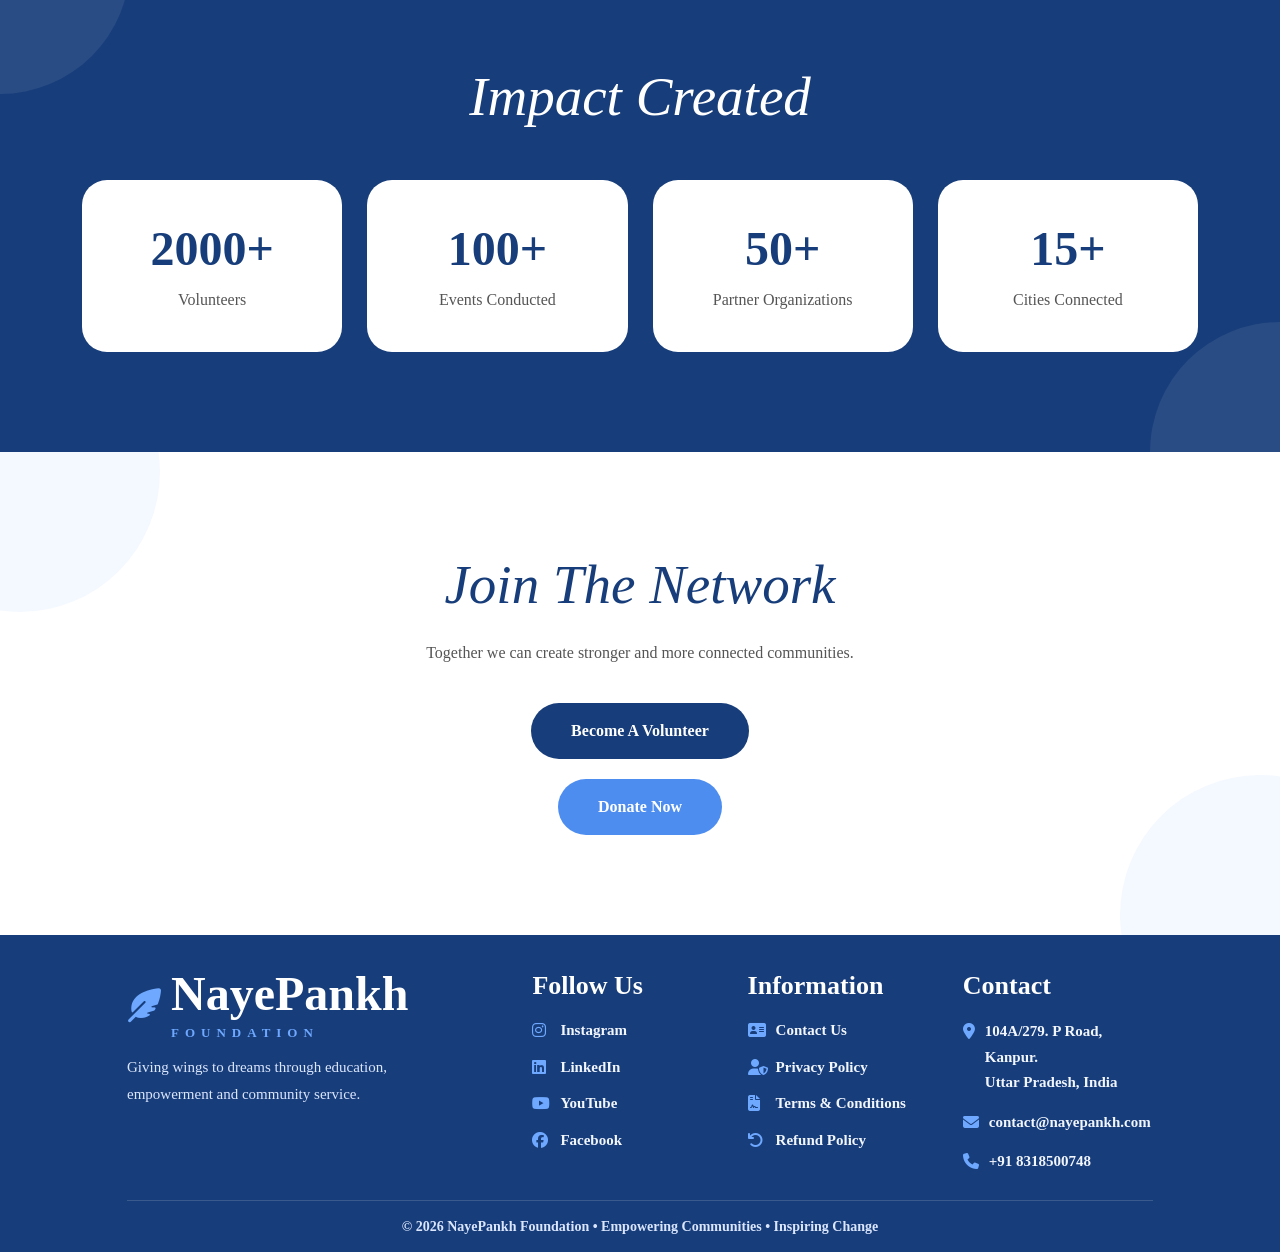
<file: community.html>
<!DOCTYPE html>
<html lang="en">

<head>
    <meta charset="UTF-8">
    <meta name="viewport" content="width=device-width, initial-scale=1.0">

    <title>Sahyog Network | NayePankh Foundation</title>

    <link rel="stylesheet" href="style.css">
    <link rel="stylesheet" href="program.css">

    <link href="https://cdn.jsdelivr.net/npm/bootstrap@5.3.3/dist/css/bootstrap.min.css" rel="stylesheet">

    <link rel="stylesheet" href="https://cdnjs.cloudflare.com/ajax/libs/font-awesome/6.5.2/css/all.min.css">

</head>

<body>



    <nav class="navbar navbar-expand-lg">
        <div class="container-fluid px-5">

            <a href="index.html" class="navbar-brand custom-logo">

                <i class="fas fa-feather-alt"></i>

                <div class="logo-text">
                    <span class="logo-main">NayePankh</span>
                    <span class="logo-sub">FOUNDATION</span>
                </div>

            </a>

            <button class="navbar-toggler" type="button" data-bs-toggle="collapse" data-bs-target="#navMenu">

                <span class="navbar-toggler-icon"></span>

            </button>

            <div class="collapse navbar-collapse" id="navMenu">

                <ul class="navbar-nav ms-auto align-items-center">

                    <li class="nav-item">
                        <a class="nav-link" href="index.html">Home</a>
                    </li>

                    <li class="nav-item">
                        <a class="nav-link" href="about.html">About</a>
                    </li>

                    <li class="nav-item">
                        <a class="nav-link" href="index.html#programs">Programs</a>
                    </li>

                    <li class="nav-item ms-2">
                        <a class="nav-link nav-btn" href="donate.html">
                            Donate Now
                        </a>
                    </li>

                </ul>

            </div>

        </div>
    </nav>



    <!-- HERO -->
    <section class="program-hero">

        <div class="education-hero-content">

            <div class="eyebrow">
                ✦ COMMUNITY PROGRAM
            </div>

            <h1>
                Sahyog <span>Network</span>
            </h1>

            <p>
                Connecting volunteers, organizations and communities
                to create meaningful social impact together.
            </p>

        </div>

    </section>

    <section class="program-section">

        <div class="container">

            <div class="program-intro">

                <h2>Strengthening Communities Together</h2>

                <p>
                    Sahyog Network builds partnerships and volunteer
                    engagement to address community challenges and
                    create sustainable social change.
                </p>

            </div>

            <div class="activities-grid">

                <div class="activity-card">
                    <i class="fas fa-handshake"></i>
                    <h3>Partnerships</h3>
                    <p>Building collaborations for greater impact.</p>
                </div>

                <div class="activity-card">
                    <i class="fas fa-people-group"></i>
                    <h3>Volunteer Networks</h3>
                    <p>Connecting passionate people with opportunities.</p>
                </div>

                <div class="activity-card">
                    <i class="fas fa-building"></i>
                    <h3>Community Events</h3>
                    <p>Organizing drives and outreach programs.</p>
                </div>

            </div>

        </div>

    </section>

    <section class="impact-section">

        <div class="container">

            <h2>Impact Created</h2>

            <div class="stats-grid">

                <div class="stat-card">
                    <h3>2000+</h3>
                    <p>Volunteers</p>
                </div>

                <div class="stat-card">
                    <h3>100+</h3>
                    <p>Events Conducted</p>
                </div>

                <div class="stat-card">
                    <h3>50+</h3>
                    <p>Partner Organizations</p>
                </div>

                <div class="stat-card">
                    <h3>15+</h3>
                    <p>Cities Connected</p>
                </div>

            </div>

        </div>

    </section>

    <section class="cta-section">

        <h2>Join The Network</h2>

        <p>
            Together we can create stronger and more connected communities.
        </p>

        <div class="cta-buttons">
            <a href="volunteer.html" class="cta-btn">Become A Volunteer</a>
            <a href="donate.html" class="cta-btn secondary-btn">Donate Now</a>
        </div>

    </section>
    <!-- ================= FOOTER ================= -->

    <footer class="footer">

        <div class="container">

            <div class="footer-top">

                <!-- Logo Column -->
                <div class="footer-col logo-col">

                    <div class="footer-brand">
                        <i class="fas fa-feather-alt"></i>

                        <div>
                            <h3 class="footer-logo">NayePankh</h3>
                            <span class="footer-logo-sub">FOUNDATION</span>
                        </div>
                    </div>

                    <p class="footer-desc">
                        Giving wings to dreams through education,
                        empowerment and community service.
                    </p>

                </div>

                <!-- Follow -->
                <div class="footer-col">

                    <h5 class="footer-heading">Follow Us</h5>

                    <ul class="footer-links">
                        <li><a href="http://www.instagram.com/nayepankhfoundation"><i class="fab fa-instagram"></i>
                                Instagram</a></li>
                        <li><a href="https://www.linkedin.com/company/nayepankh"><i class="fab fa-linkedin"></i>
                                LinkedIn</a></li>
                        <li><a href="https://www.youtube.com/@nayepankhfoundation"><i class="fab fa-youtube"></i>
                                YouTube</a></li>
                        <li><a href="http://www.facebook.com/nayepankhfoundation"><i class="fab fa-facebook"></i>
                                Facebook</a></li>
                    </ul>

                </div>

                <!-- Information -->
                <div class="footer-col">

                    <h5 class="footer-heading">Information</h5>

                    <ul class="footer-links">
                        <li><a href="contact.html"><i class="fas fa-address-card"></i> Contact Us</a></li>
                        <li><a href="#"><i class="fas fa-user-shield"></i> Privacy Policy</a></li>
                        <li><a href="#"><i class="fas fa-file-contract"></i> Terms & Conditions</a></li>
                        <li><a href="#"><i class="fas fa-undo"></i> Refund Policy</a></li>
                    </ul>

                </div>

                <!-- Contact -->
                <div class="footer-col">

                    <h5 class="footer-heading">Contact</h5>

                    <div class="footer-contact-info">

                        <div>
                            <i class="fas fa-map-marker-alt"></i>
                            104A/279. P Road, Kanpur.<br>
                            Uttar Pradesh, India
                        </div>

                        <div>
                            <i class="fas fa-envelope"></i>
                            contact@nayepankh.com
                        </div>

                        <div>
                            <i class="fas fa-phone"></i>
                            +91 8318500748
                        </div>

                    </div>

                </div>

            </div>

            <div class="footer-divider"></div>

            <div class="footer-bottom">
                © 2026 NayePankh Foundation • Empowering Communities • Inspiring Change
            </div>

    </footer>

    <script src="https://cdn.jsdelivr.net/npm/bootstrap@5.3.3/dist/js/bootstrap.bundle.min.js"></script>

</body>

</html>
</file>
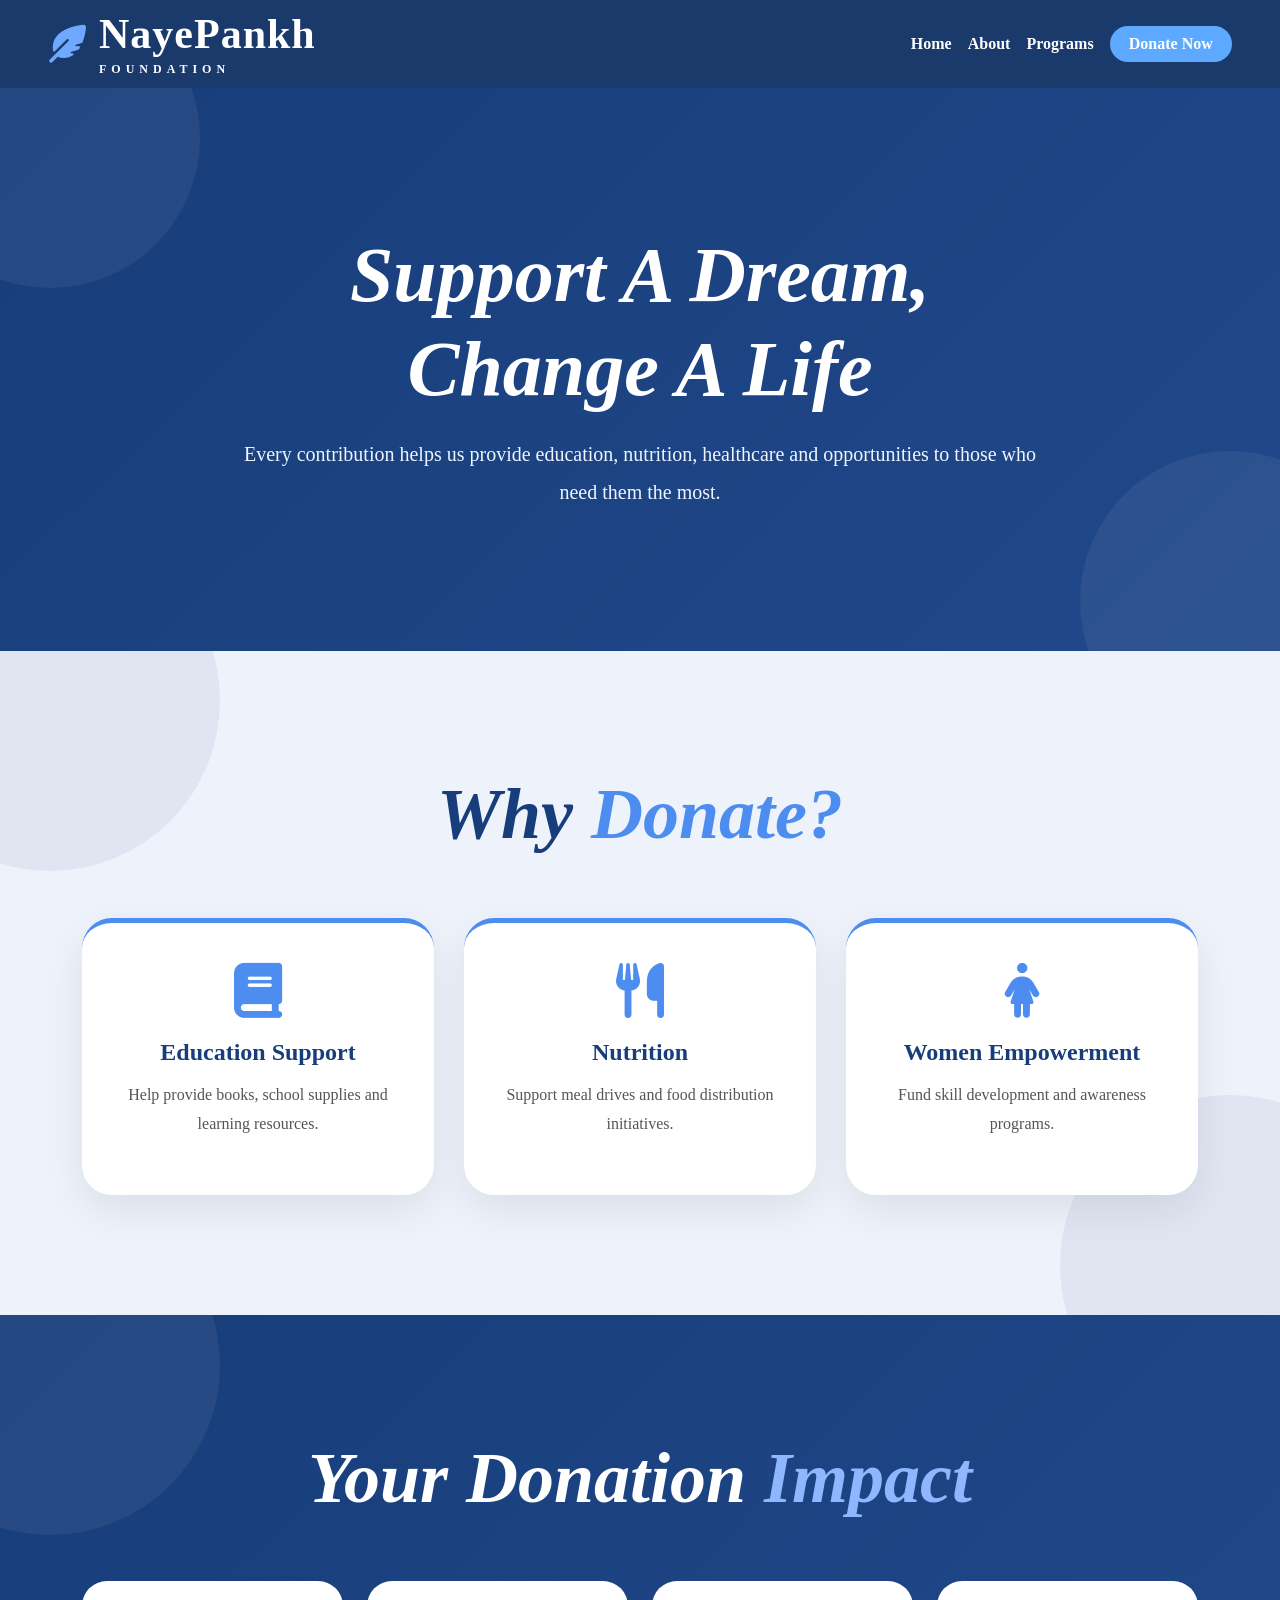
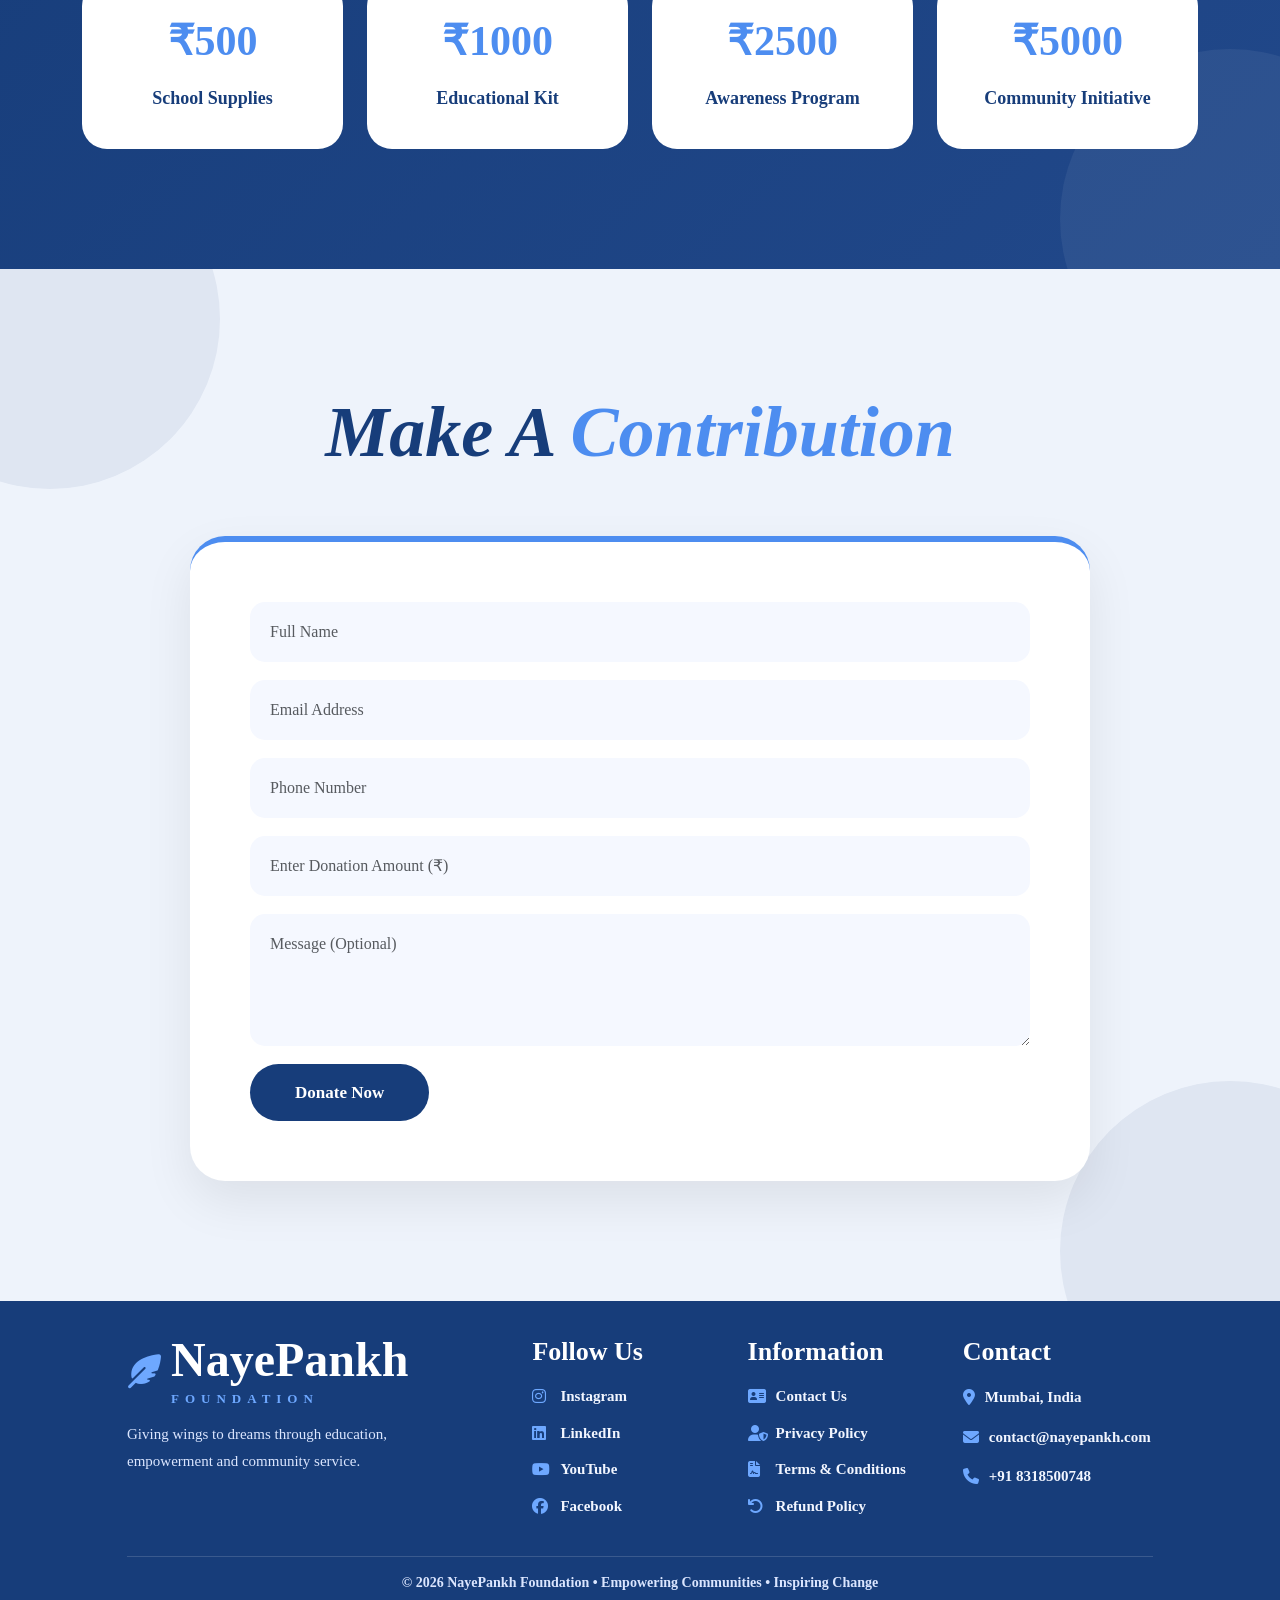
<file: donate.html>
<!DOCTYPE html>
<html lang="en">

<head>
    <meta charset="UTF-8">
    <meta name="viewport" content="width=device-width, initial-scale=1.0">
    <title>Donate | NayePankh Foundation</title>

    <link href="https://cdn.jsdelivr.net/npm/bootstrap@5.3.0/dist/css/bootstrap.min.css" rel="stylesheet">
    <link rel="stylesheet" href="https://cdnjs.cloudflare.com/ajax/libs/font-awesome/6.5.2/css/all.min.css">
    <link rel="stylesheet" href="style.css">
    <link rel="stylesheet" href="donate.css">


</head>

<body>

    <!-- ══════════════ NAVBAR ══════════════ -->
    <nav class="navbar navbar-expand-lg">
        <div class="container-fluid px-5">

            <a href="index.html" class="navbar-brand custom-logo">
                <i class="fas fa-feather-alt"></i>

                <div class="logo-text">
                    <span class="logo-main">NayePankh</span>
                    <span class="logo-sub">FOUNDATION</span>
                </div>
            </a>

            <button class="navbar-toggler" type="button" data-bs-toggle="collapse" data-bs-target="#navMenu">
                <span class="navbar-toggler-icon"></span>
            </button>

            <div class="collapse navbar-collapse" id="navMenu">
                <ul class="navbar-nav ms-auto align-items-center">

                    <li class="nav-item">
                        <a class="nav-link" href="index.html">Home</a>
                    </li>

                    <li class="nav-item">
                        <a class="nav-link" href="about.html">About</a>
                    </li>

                    <li class="nav-item">
                        <a class="nav-link" href="index.html#programs">Programs</a>
                    </li>

                    <li class="nav-item ms-2">
                        <a class="nav-link nav-btn" href="#">Donate Now</a>
                    </li>

                </ul>
            </div>

        </div>
    </nav>

    <!-- HERO -->

    <section class="donate-hero">

        <h1>Support A Dream,<br>Change A Life</h1>

        <p>
            Every contribution helps us provide education,
            nutrition, healthcare and opportunities to those
            who need them the most.
        </p>

    </section>

    <!-- WHY DONATE -->
    <section class="why-donate">

        <div class="container">

            <h2 class="section-title">
                Why <span>Donate?</span>
            </h2>

            <div class="donation-grid">

                <div class="donation-card">
                    <i class="fas fa-book"></i>
                    <h4>Education Support</h4>
                    <p>Help provide books, school supplies and learning resources.</p>
                </div>

                <div class="donation-card">
                    <i class="fas fa-utensils"></i>
                    <h4>Nutrition</h4>
                    <p>Support meal drives and food distribution initiatives.</p>
                </div>

                <div class="donation-card">
                    <i class="fas fa-female"></i>
                    <h4>Women Empowerment</h4>
                    <p>Fund skill development and awareness programs.</p>
                </div>

            </div>

        </div>

    </section>

    <!-- IMPACT -->

    <section class="impact-section">

        <div class="container">

            <h2 class="section-title">
                Your Donation <span>Impact</span>
            </h2>

            <div class="row g-4">

                <div class="col-md-3">
                    <div class="impact-card">
                        <h3>₹500</h3>
                        <p>School Supplies</p>
                    </div>
                </div>

                <div class="col-md-3">
                    <div class="impact-card">
                        <h3>₹1000</h3>
                        <p>Educational Kit</p>
                    </div>
                </div>

                <div class="col-md-3">
                    <div class="impact-card">
                        <h3>₹2500</h3>
                        <p>Awareness Program</p>
                    </div>
                </div>

                <div class="col-md-3">
                    <div class="impact-card">
                        <h3>₹5000</h3>
                        <p>Community Initiative</p>
                    </div>
                </div>

            </div>

        </div>

    </section>
    <section class="donation-form-section">

        <div class="container">

            <h2 class="section-title">
                Make A <span>Contribution</span>
            </h2>

            <div class="donate-form">

                <input type="text" class="form-control" placeholder="Full Name" required>

                <input type="email" class="form-control" placeholder="Email Address" required>

                <input type="tel" class="form-control" placeholder="Phone Number" required>

               <input
    type="number"
    class="form-control"
    placeholder="Enter Donation Amount (₹)"
    min="1"
    required>

                <textarea class="form-control" rows="4" placeholder="Message (Optional)"></textarea>

                <button type="button" class="donate-btn" data-bs-toggle="modal" data-bs-target="#paymentModal">
                    Donate Now
                </button>

            </div>

        </div>

    </section>

    <!-- Payment Confirmation Modal -->

    <div class="modal fade" id="paymentModal" tabindex="-1">

        <div class="modal-dialog modal-dialog-centered">

            <div class="modal-content payment-modal">

                <div class="modal-body text-center p-5">

                    <i class="fas fa-heart payment-icon"></i>

                    <h3>Proceed To Payment?</h3>

                    <p>
                        Thank you for supporting NayePankh Foundation.
                        Would you like to continue to the payment page?
                    </p>

                    <div class="modal-buttons">

                        <button class="btn btn-secondary" data-bs-dismiss="modal">
                            No
                        </button>

                        <a href="payment.html" class="btn btn-secondary">
                            Yes
                        </a>

                    </div>

                </div>

            </div>

        </div>

    </div>


    <!-- ================= FOOTER ================= -->

    <footer class="footer">

        <div class="container">

            <div class="footer-top">

                <!-- Logo Column -->
                <div class="footer-col logo-col">

                    <div class="footer-brand">
                        <i class="fas fa-feather-alt"></i>

                        <div>
                            <h3 class="footer-logo">NayePankh</h3>
                            <span class="footer-logo-sub">FOUNDATION</span>
                        </div>
                    </div>

                    <p class="footer-desc">
                        Giving wings to dreams through education,
                        empowerment and community service.
                    </p>

                </div>

                <!-- Follow -->
                <div class="footer-col">

                    <h5 class="footer-heading">Follow Us</h5>

                    <ul class="footer-links">
                        <li><a href="http://www.instagram.com/nayepankhfoundation"><i class="fab fa-instagram"></i>
                                Instagram</a></li>
                        <li><a href="https://www.linkedin.com/company/nayepankh"><i class="fab fa-linkedin"></i>
                                LinkedIn</a></li>
                        <li><a href="https://www.youtube.com/@nayepankhfoundation"><i class="fab fa-youtube"></i>
                                YouTube</a></li>
                        <li><a href="http://www.facebook.com/nayepankhfoundation"><i class="fab fa-facebook"></i>
                                Facebook</a></li>
                    </ul>

                </div>

                <!-- Information -->
                <div class="footer-col">

                    <h5 class="footer-heading">Information</h5>

                    <ul class="footer-links">
                        <li><a href="contact.html"><i class="fas fa-address-card"></i> Contact Us</a></li>
                        <li><a href="#"><i class="fas fa-user-shield"></i> Privacy Policy</a></li>
                        <li><a href="#"><i class="fas fa-file-contract"></i> Terms & Conditions</a></li>
                        <li><a href="#"><i class="fas fa-undo"></i> Refund Policy</a></li>
                    </ul>

                </div>

                <!-- Contact -->
                <div class="footer-col">

                    <h5 class="footer-heading">Contact</h5>

                    <div class="footer-contact-info">

                        <div>
                            <i class="fas fa-map-marker-alt"></i>
                            Mumbai, India
                        </div>

                        <div>
                            <i class="fas fa-envelope"></i>
                            contact@nayepankh.com
                        </div>

                        <div>
                            <i class="fas fa-phone"></i>
                            +91 8318500748
                        </div>

                    </div>

                </div>

            </div>

            <div class="footer-divider"></div>

            <div class="footer-bottom">
                © 2026 NayePankh Foundation • Empowering Communities • Inspiring Change
            </div>

    </footer>
    <script src="https://cdn.jsdelivr.net/npm/bootstrap@5.3.0/dist/js/bootstrap.bundle.min.js"></script>
</body>

</html>
</file>
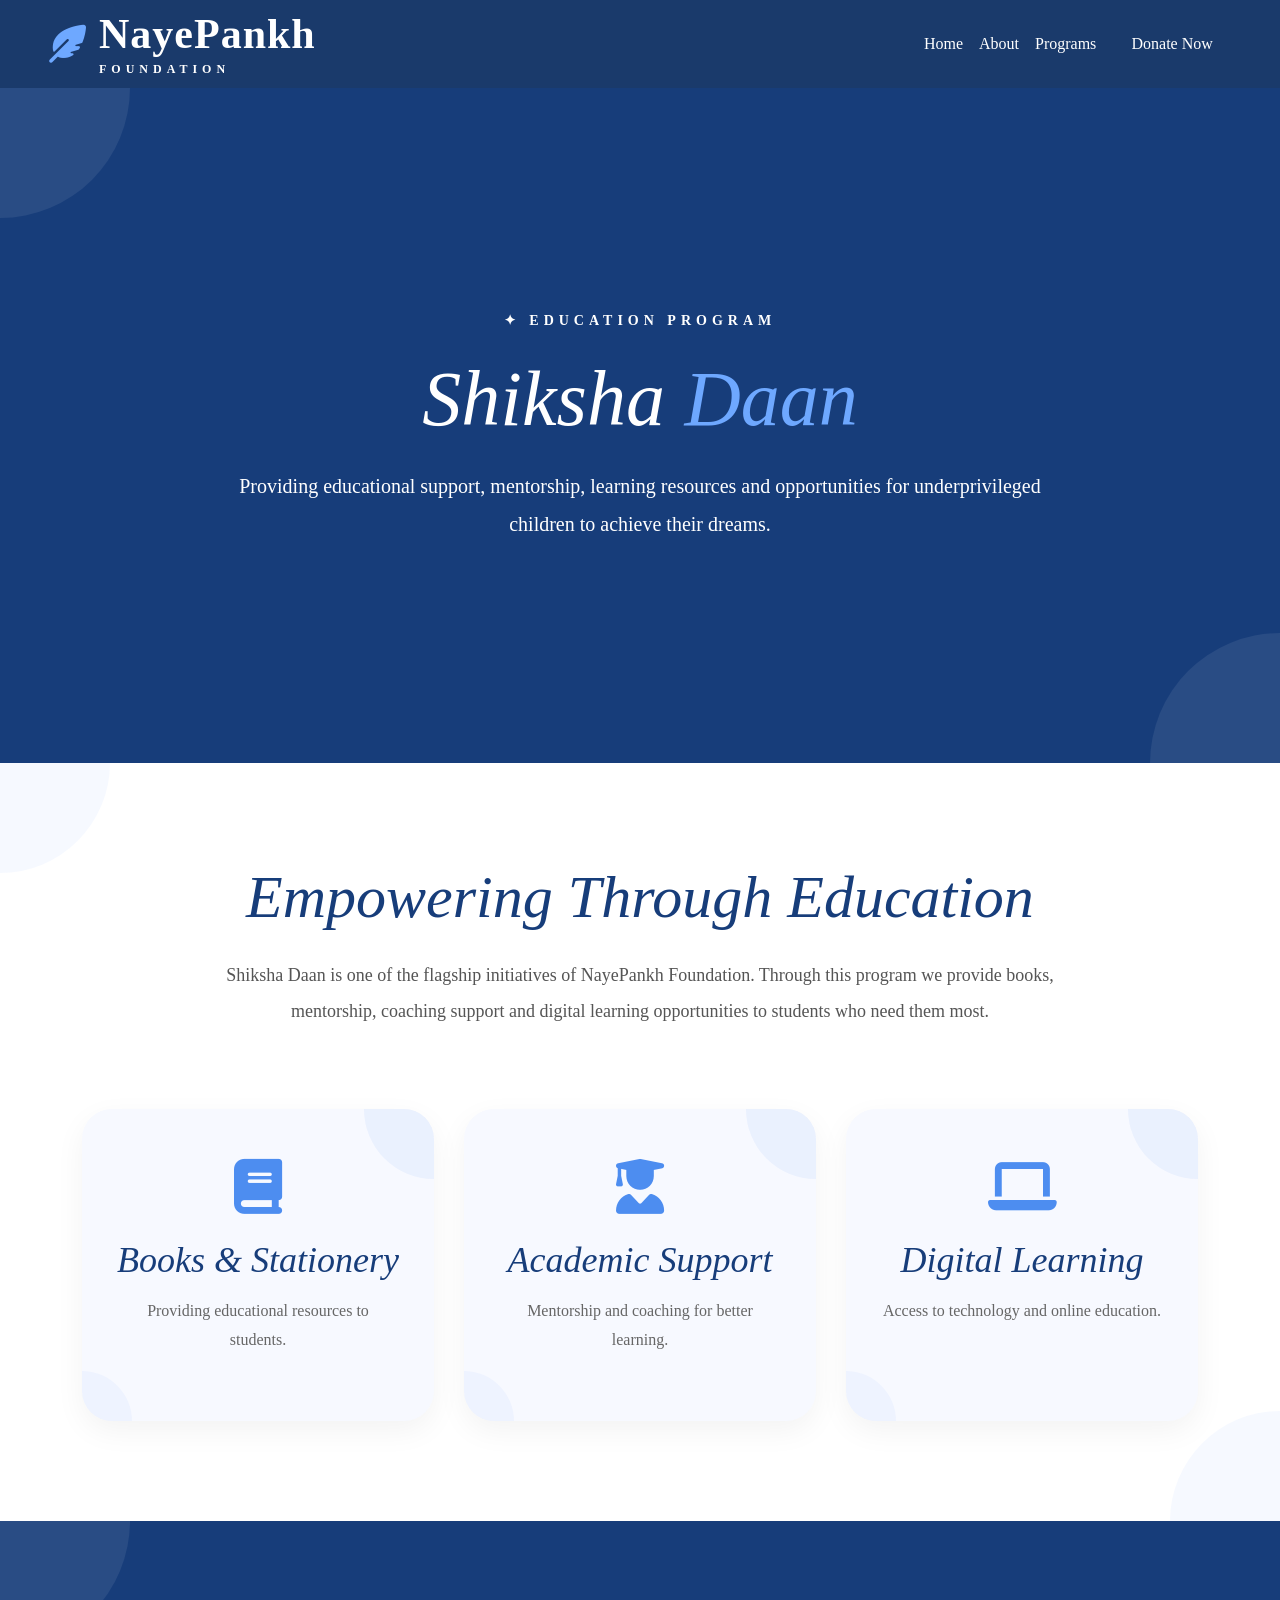
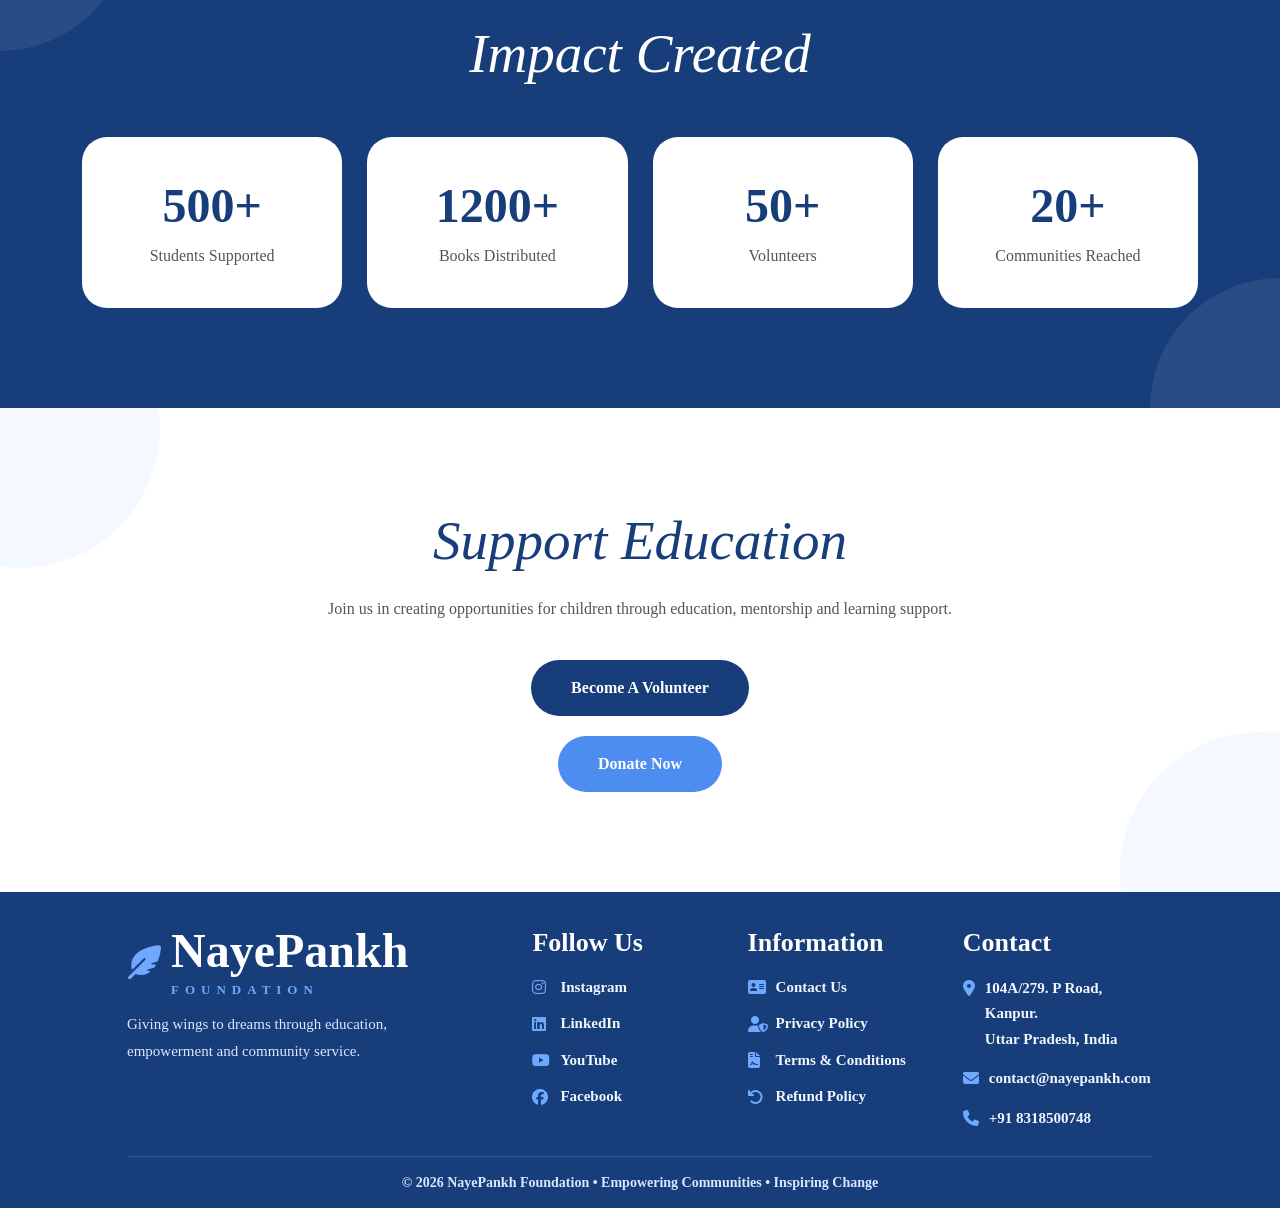
<file: education.html>
<!DOCTYPE html>
<html lang="en">

<head>
    <meta charset="UTF-8">
    <meta name="viewport" content="width=device-width, initial-scale=1.0">

    <title>Shiksha Daan | NayePankh Foundation</title>

    <link rel="stylesheet" href="style.css">
    <link rel="stylesheet" href="program.css">

    <link href="https://cdn.jsdelivr.net/npm/bootstrap@5.3.3/dist/css/bootstrap.min.css" rel="stylesheet">

    <link rel="stylesheet" href="https://cdnjs.cloudflare.com/ajax/libs/font-awesome/6.5.2/css/all.min.css">

</head>

<body>



    <nav class="navbar navbar-expand-lg">
        <div class="container-fluid px-5">

            <a href="index.html" class="navbar-brand custom-logo">

                <i class="fas fa-feather-alt"></i>

                <div class="logo-text">
                    <span class="logo-main">NayePankh</span>
                    <span class="logo-sub">FOUNDATION</span>
                </div>

            </a>

            <button class="navbar-toggler" type="button" data-bs-toggle="collapse" data-bs-target="#navMenu">

                <span class="navbar-toggler-icon"></span>

            </button>

            <div class="collapse navbar-collapse" id="navMenu">

                <ul class="navbar-nav ms-auto align-items-center">

                    <li class="nav-item">
                        <a class="nav-link" href="index.html">Home</a>
                    </li>

                    <li class="nav-item">
                        <a class="nav-link" href="about.html">About</a>
                    </li>

                    <li class="nav-item">
                        <a class="nav-link" href="index.html#programs">Programs</a>
                    </li>

                    <li class="nav-item ms-2">
                        <a class="nav-link nav-btn" href="donate.html">
                            Donate Now
                        </a>
                    </li>

                </ul>

            </div>

        </div>
    </nav>

    <!-- HERO -->
    <section class="program-hero">

        <div class="education-hero-content">

            <div class="eyebrow">
                ✦ EDUCATION PROGRAM
            </div>

            <h1>
                Shiksha <span>Daan</span>
            </h1>

            <p>
                Providing educational support, mentorship,
                learning resources and opportunities for
                underprivileged children to achieve their dreams.
            </p>

        </div>

    </section>

    <!-- ABOUT -->

    <section class="program-section">

        <div class="container">

            <div class="program-intro">

                <h2>Empowering Through Education</h2>

                <p>
                    Shiksha Daan is one of the flagship initiatives
                    of NayePankh Foundation. Through this program
                    we provide books, mentorship, coaching support
                    and digital learning opportunities to students
                    who need them most.
                </p>

            </div>

            <div class="activities-grid">

                <div class="activity-card">
                    <i class="fas fa-book"></i>
                    <h3>Books & Stationery</h3>
                    <p>
                        Providing educational resources to students.
                    </p>
                </div>

                <div class="activity-card">
                    <i class="fas fa-user-graduate"></i>
                    <h3>Academic Support</h3>
                    <p>
                        Mentorship and coaching for better learning.
                    </p>
                </div>

                <div class="activity-card">
                    <i class="fas fa-laptop"></i>
                    <h3>Digital Learning</h3>
                    <p>
                        Access to technology and online education.
                    </p>
                </div>

            </div>

        </div>

    </section>

    <!-- IMPACT -->

    <section class="impact-section">

        <div class="container">

            <h2>Impact Created</h2>

            <div class="stats-grid">

                <div class="stat-card">
                    <h3>500+</h3>
                    <p>Students Supported</p>
                </div>

                <div class="stat-card">
                    <h3>1200+</h3>
                    <p>Books Distributed</p>
                </div>

                <div class="stat-card">
                    <h3>50+</h3>
                    <p>Volunteers</p>
                </div>

                <div class="stat-card">
                    <h3>20+</h3>
                    <p>Communities Reached</p>
                </div>

            </div>

        </div>

    </section>

    <!-- CTA -->

    <section class="cta-section">

        <h2>Support Education</h2>

        <p>
            Join us in creating opportunities for children
            through education, mentorship and learning support.
        </p>

        <div class="cta-buttons">

            <a href="volunteer.html" class="cta-btn">
                Become A Volunteer
            </a>

            <a href="donate.html" class="cta-btn secondary-btn">
                Donate Now
            </a>

        </div>

    </section>

    <!-- ================= FOOTER ================= -->

    <footer class="footer">

        <div class="container">

            <div class="footer-top">

                <!-- Logo Column -->
                <div class="footer-col logo-col">

                    <div class="footer-brand">
                        <i class="fas fa-feather-alt"></i>

                        <div>
                            <h3 class="footer-logo">NayePankh</h3>
                            <span class="footer-logo-sub">FOUNDATION</span>
                        </div>
                    </div>

                    <p class="footer-desc">
                        Giving wings to dreams through education,
                        empowerment and community service.
                    </p>

                </div>

                <!-- Follow -->
                <div class="footer-col">

                    <h5 class="footer-heading">Follow Us</h5>
                    <ul class="footer-links">
                        <li><a href="http://www.instagram.com/nayepankhfoundation"><i class="fab fa-instagram"></i>
                                Instagram</a></li>
                        <li><a href="https://www.linkedin.com/company/nayepankh"><i class="fab fa-linkedin"></i>
                                LinkedIn</a></li>
                        <li><a href="https://www.youtube.com/@nayepankhfoundation"><i class="fab fa-youtube"></i>
                                YouTube</a></li>
                        <li><a href="http://www.facebook.com/nayepankhfoundation"><i class="fab fa-facebook"></i>
                                Facebook</a></li>
                    </ul>

                </div>

                <!-- Information -->
                <div class="footer-col">

                    <h5 class="footer-heading">Information</h5>

                    <ul class="footer-links">
                        <li><a href="contact.html"><i class="fas fa-address-card"></i> Contact Us</a></li>
                        <li><a href="#"><i class="fas fa-user-shield"></i> Privacy Policy</a></li>
                        <li><a href="#"><i class="fas fa-file-contract"></i> Terms & Conditions</a></li>
                        <li><a href="#"><i class="fas fa-undo"></i> Refund Policy</a></li>
                    </ul>

                </div>

                <!-- Contact -->
                <div class="footer-col">

                    <h5 class="footer-heading">Contact</h5>

                    <div class="footer-contact-info">

                        <div>
                            <i class="fas fa-map-marker-alt"></i>
                            104A/279. P Road, Kanpur.<br>
                            Uttar Pradesh, India
                        </div>

                        <div>
                            <i class="fas fa-envelope"></i>
                            contact@nayepankh.com
                        </div>

                        <div>
                            <i class="fas fa-phone"></i>
                            +91 8318500748
                        </div>

                    </div>

                </div>

            </div>

            <div class="footer-divider"></div>

            <div class="footer-bottom">
                © 2026 NayePankh Foundation • Empowering Communities • Inspiring Change
            </div>

    </footer>

    <script src="https://cdn.jsdelivr.net/npm/bootstrap@5.3.3/dist/js/bootstrap.bundle.min.js"></script>

</body>

</html>
</file>
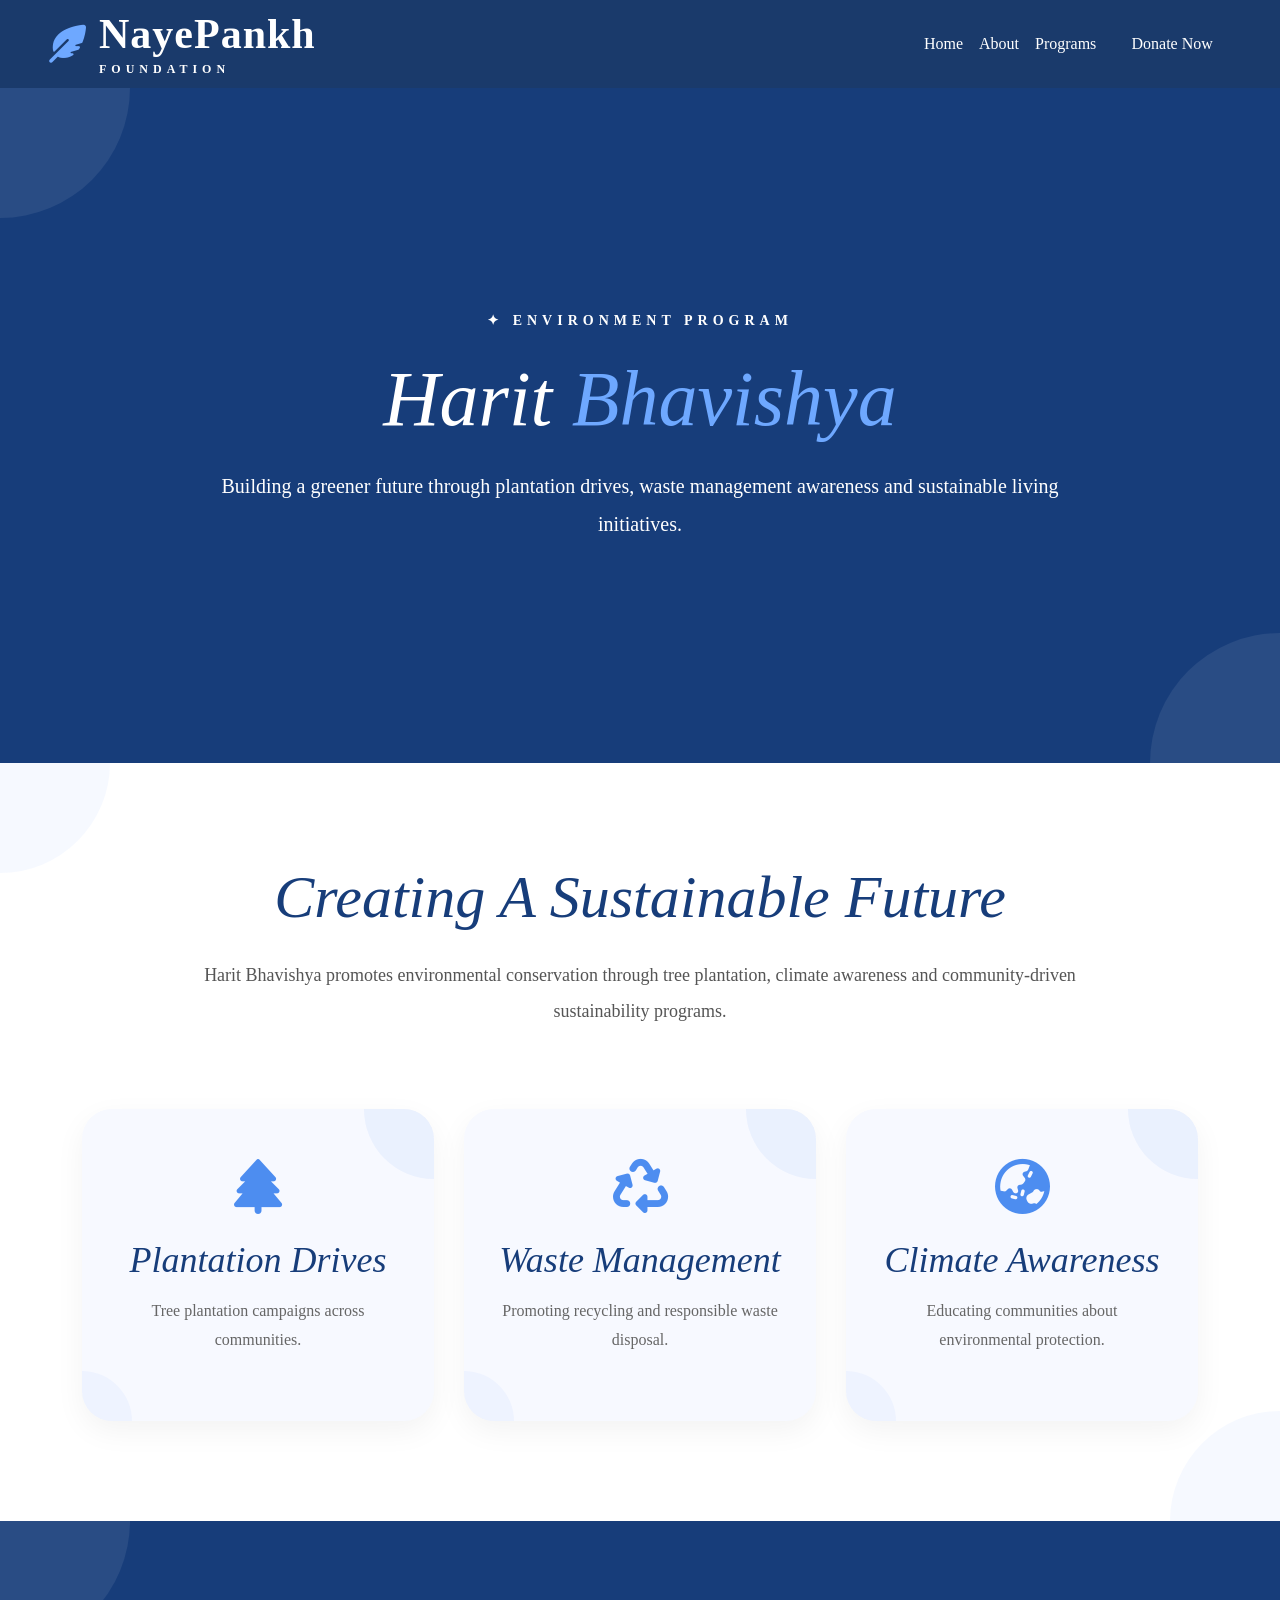
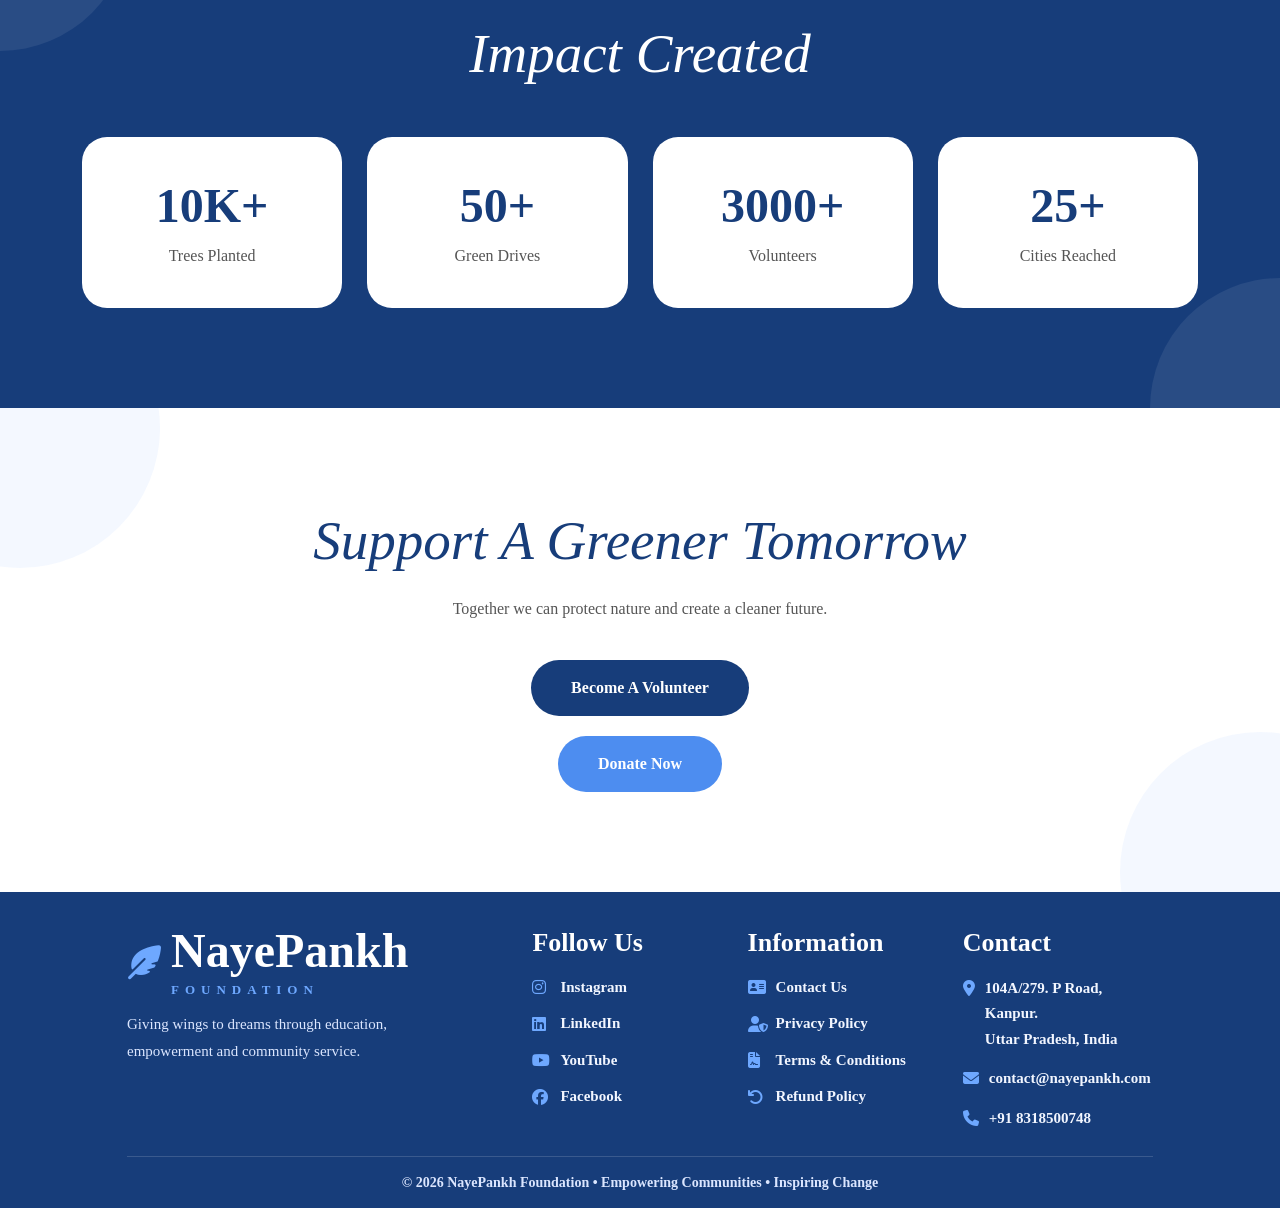
<file: environmental.html>
<!DOCTYPE html>
<html lang="en">

<head>

    <meta charset="UTF-8">
    <meta name="viewport" content="width=device-width, initial-scale=1.0">

    <title>Harit Bhavishya | NayePankh Foundation</title>

    <link rel="stylesheet" href="style.css">
    <link rel="stylesheet" href="program.css">

    <link href="https://cdn.jsdelivr.net/npm/bootstrap@5.3.3/dist/css/bootstrap.min.css" rel="stylesheet">

    <link rel="stylesheet" href="https://cdnjs.cloudflare.com/ajax/libs/font-awesome/6.5.2/css/all.min.css">

</head>

<body>

    <!-- NAVBAR -->

    <nav class="navbar navbar-expand-lg">

        <div class="container-fluid px-5">

            <a href="index.html" class="navbar-brand custom-logo">

                <i class="fas fa-feather-alt"></i>

                <div class="logo-text">
                    <span class="logo-main">NayePankh</span>
                    <span class="logo-sub">FOUNDATION</span>
                </div>

            </a>

            <button class="navbar-toggler" type="button" data-bs-toggle="collapse" data-bs-target="#navMenu">

                <span class="navbar-toggler-icon"></span>

            </button>

            <div class="collapse navbar-collapse" id="navMenu">

                <ul class="navbar-nav ms-auto align-items-center">

                    <li class="nav-item">
                        <a class="nav-link" href="index.html">Home</a>
                    </li>

                    <li class="nav-item">
                        <a class="nav-link" href="about.html">About</a>
                    </li>

                    <li class="nav-item">
                        <a class="nav-link" href="index.html#programs">Programs</a>
                    </li>

                    <li class="nav-item ms-2">
                        <a class="nav-link nav-btn" href="donate.html">
                            Donate Now
                        </a>
                    </li>

                </ul>

            </div>

        </div>

    </nav>


    <!-- HERO -->

    <section class="program-hero">

        <div class="education-hero-content">

            <div class="eyebrow">
                ✦ ENVIRONMENT PROGRAM
            </div>

            <h1>
                Harit <span>Bhavishya</span>
            </h1>

            <p>
                Building a greener future through plantation drives,
                waste management awareness and sustainable living initiatives.
            </p>

        </div>

    </section>

    <!-- INTRO -->

    <section class="program-section">

        <div class="container">

            <div class="program-intro">

                <h2>Creating A Sustainable Future</h2>

                <p>
                    Harit Bhavishya promotes environmental conservation
                    through tree plantation, climate awareness and
                    community-driven sustainability programs.
                </p>

            </div>

            <div class="activities-grid">

                <div class="activity-card">
                    <i class="fas fa-tree"></i>
                    <h3>Plantation Drives</h3>
                    <p>Tree plantation campaigns across communities.</p>
                </div>

                <div class="activity-card">
                    <i class="fas fa-recycle"></i>
                    <h3>Waste Management</h3>
                    <p>Promoting recycling and responsible waste disposal.</p>
                </div>

                <div class="activity-card">
                    <i class="fas fa-earth-asia"></i>
                    <h3>Climate Awareness</h3>
                    <p>Educating communities about environmental protection.</p>
                </div>

            </div>

        </div>

    </section>

    <section class="impact-section">

        <div class="container">

            <h2>Impact Created</h2>

            <div class="stats-grid">

                <div class="stat-card">
                    <h3>10K+</h3>
                    <p>Trees Planted</p>
                </div>

                <div class="stat-card">
                    <h3>50+</h3>
                    <p>Green Drives</p>
                </div>

                <div class="stat-card">
                    <h3>3000+</h3>
                    <p>Volunteers</p>
                </div>

                <div class="stat-card">
                    <h3>25+</h3>
                    <p>Cities Reached</p>
                </div>

            </div>

        </div>

    </section>

    <section class="cta-section">

        <h2>Support A Greener Tomorrow</h2>

        <p>
            Together we can protect nature and create a cleaner future.
        </p>

        <div class="cta-buttons">
            <a href="volunteer.html" class="cta-btn">Become A Volunteer</a>
            <a href="donate.html" class="cta-btn secondary-btn">Donate Now</a>
        </div>

    </section>
    <!-- ================= FOOTER ================= -->

    <footer class="footer">

        <div class="container">

            <div class="footer-top">

                <!-- Logo Column -->
                <div class="footer-col logo-col">

                    <div class="footer-brand">
                        <i class="fas fa-feather-alt"></i>

                        <div>
                            <h3 class="footer-logo">NayePankh</h3>
                            <span class="footer-logo-sub">FOUNDATION</span>
                        </div>
                    </div>

                    <p class="footer-desc">
                        Giving wings to dreams through education,
                        empowerment and community service.
                    </p>

                </div>

                <!-- Follow -->
                <div class="footer-col">

                    <h5 class="footer-heading">Follow Us</h5>
                    <ul class="footer-links">
                        <li><a href="http://www.instagram.com/nayepankhfoundation"><i class="fab fa-instagram"></i>
                                Instagram</a></li>
                        <li><a href="https://www.linkedin.com/company/nayepankh"><i class="fab fa-linkedin"></i>
                                LinkedIn</a></li>
                        <li><a href="https://www.youtube.com/@nayepankhfoundation"><i class="fab fa-youtube"></i>
                                YouTube</a></li>
                        <li><a href="http://www.facebook.com/nayepankhfoundation"><i class="fab fa-facebook"></i>
                                Facebook</a></li>
                    </ul>
                </div>

                <!-- Information -->
                <div class="footer-col">

                    <h5 class="footer-heading">Information</h5>

                    <ul class="footer-links">
                        <li><a href="contact.html"><i class="fas fa-address-card"></i> Contact Us</a></li>
                        <li><a href="#"><i class="fas fa-user-shield"></i> Privacy Policy</a></li>
                        <li><a href="#"><i class="fas fa-file-contract"></i> Terms & Conditions</a></li>
                        <li><a href="#"><i class="fas fa-undo"></i> Refund Policy</a></li>
                    </ul>

                </div>

                <!-- Contact -->
                <div class="footer-col">

                    <h5 class="footer-heading">Contact</h5>

                    <div class="footer-contact-info">

                        <div>
                            <i class="fas fa-map-marker-alt"></i>
                            104A/279. P Road, Kanpur.<br>
                            Uttar Pradesh, India
                        </div>

                        <div>
                            <i class="fas fa-envelope"></i>
                            contact@nayepankh.com
                        </div>

                        <div>
                            <i class="fas fa-phone"></i>
                            +91 8318500748
                        </div>

                    </div>

                </div>

            </div>

            <div class="footer-divider"></div>

            <div class="footer-bottom">
                © 2026 NayePankh Foundation • Empowering Communities • Inspiring Change
            </div>

    </footer>

    <script src="https://cdn.jsdelivr.net/npm/bootstrap@5.3.3/dist/js/bootstrap.bundle.min.js"></script>

</body>

</html>
</file>
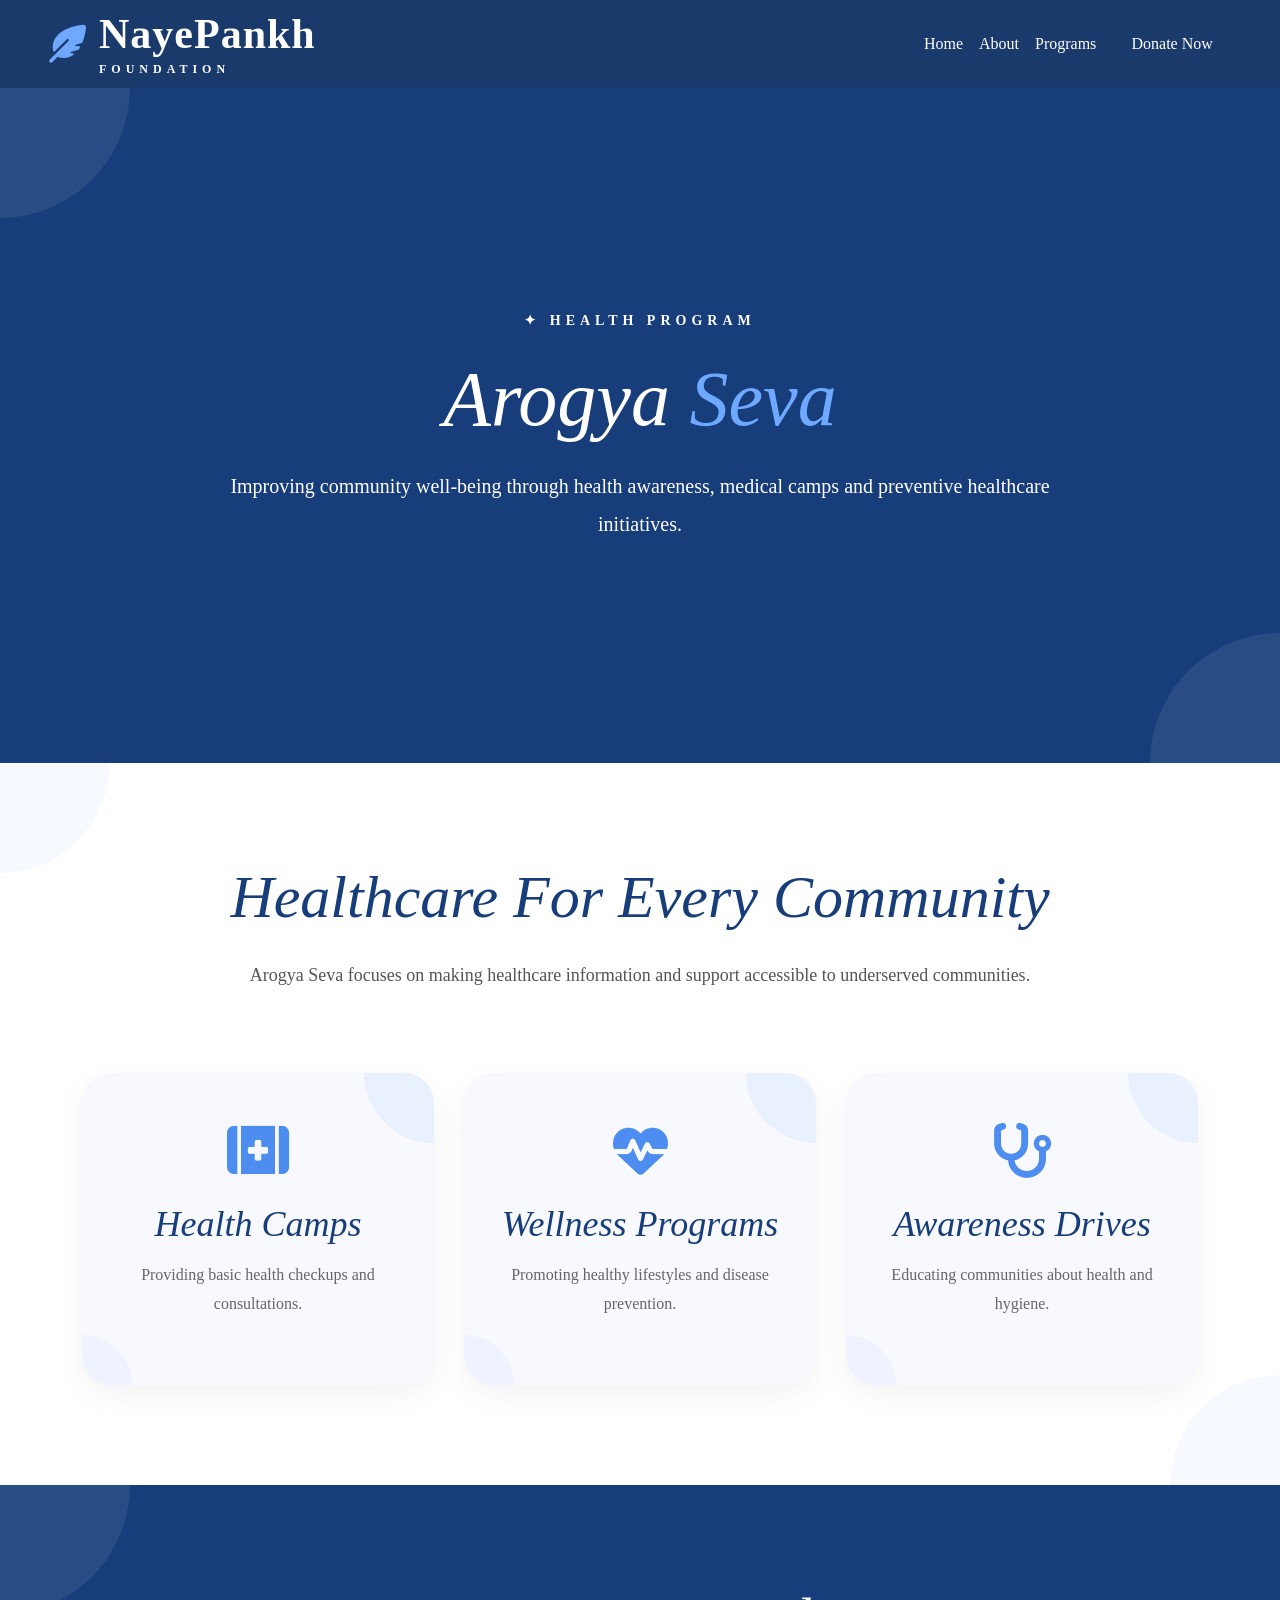
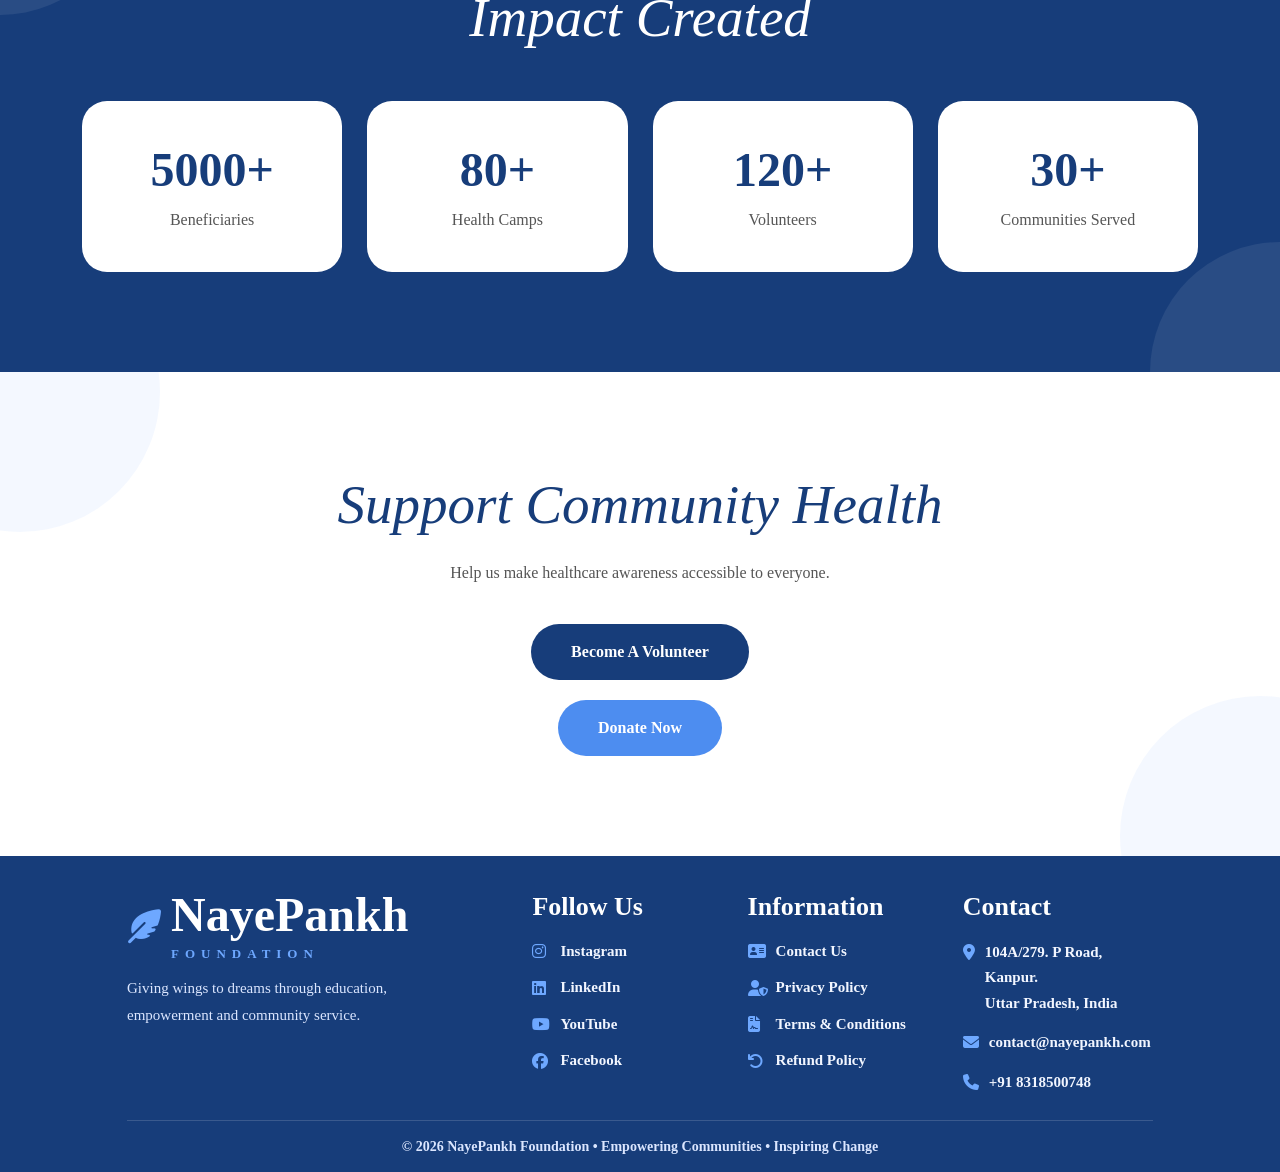
<file: health.html>
<!DOCTYPE html>
<html lang="en">

<head>

    <meta charset="UTF-8">
    <meta name="viewport" content="width=device-width, initial-scale=1.0">

    <title>Arogya Seva | NayePankh Foundation</title>

    <link rel="stylesheet" href="style.css">
    <link rel="stylesheet" href="program.css">

    <link href="https://cdn.jsdelivr.net/npm/bootstrap@5.3.3/dist/css/bootstrap.min.css" rel="stylesheet">

    <link rel="stylesheet" href="https://cdnjs.cloudflare.com/ajax/libs/font-awesome/6.5.2/css/all.min.css">

</head>

<body>

    <!-- NAVBAR -->

    <nav class="navbar navbar-expand-lg">

        <div class="container-fluid px-5">

            <a href="index.html" class="navbar-brand custom-logo">

                <i class="fas fa-feather-alt"></i>

                <div class="logo-text">
                    <span class="logo-main">NayePankh</span>
                    <span class="logo-sub">FOUNDATION</span>
                </div>

            </a>

            <button class="navbar-toggler" type="button" data-bs-toggle="collapse" data-bs-target="#navMenu">

                <span class="navbar-toggler-icon"></span>

            </button>

            <div class="collapse navbar-collapse" id="navMenu">

                <ul class="navbar-nav ms-auto align-items-center">

                    <li class="nav-item">
                        <a class="nav-link" href="index.html">Home</a>
                    </li>

                    <li class="nav-item">
                        <a class="nav-link" href="about.html">About</a>
                    </li>

                    <li class="nav-item">
                        <a class="nav-link" href="index.html#programs">Programs</a>
                    </li>

                    <li class="nav-item ms-2">
                        <a class="nav-link nav-btn" href="donate.html">
                            Donate Now
                        </a>
                    </li>

                </ul>

            </div>

        </div>

    </nav>



    <!-- HERO -->

    <section class="program-hero">

        <div class="education-hero-content">

            <div class="eyebrow">
                ✦ HEALTH PROGRAM
            </div>

            <h1>
                Arogya <span>Seva</span>
            </h1>

            <p>
                Improving community well-being through health awareness,
                medical camps and preventive healthcare initiatives.
            </p>

        </div>

    </section>

    <section class="program-section">

        <div class="container">

            <div class="program-intro">

                <h2>Healthcare For Every Community</h2>

                <p>
                    Arogya Seva focuses on making healthcare information
                    and support accessible to underserved communities.
                </p>

            </div>

            <div class="activities-grid">

                <div class="activity-card">
                    <i class="fas fa-kit-medical"></i>
                    <h3>Health Camps</h3>
                    <p>Providing basic health checkups and consultations.</p>
                </div>

                <div class="activity-card">
                    <i class="fas fa-heart-pulse"></i>
                    <h3>Wellness Programs</h3>
                    <p>Promoting healthy lifestyles and disease prevention.</p>
                </div>

                <div class="activity-card">
                    <i class="fas fa-stethoscope"></i>
                    <h3>Awareness Drives</h3>
                    <p>Educating communities about health and hygiene.</p>
                </div>

            </div>

        </div>

    </section>

    <section class="impact-section">

        <div class="container">

            <h2>Impact Created</h2>

            <div class="stats-grid">

                <div class="stat-card">
                    <h3>5000+</h3>
                    <p>Beneficiaries</p>
                </div>

                <div class="stat-card">
                    <h3>80+</h3>
                    <p>Health Camps</p>
                </div>

                <div class="stat-card">
                    <h3>120+</h3>
                    <p>Volunteers</p>
                </div>

                <div class="stat-card">
                    <h3>30+</h3>
                    <p>Communities Served</p>
                </div>

            </div>

        </div>

    </section>

    <section class="cta-section">

        <h2>Support Community Health</h2>

        <p>
            Help us make healthcare awareness accessible to everyone.
        </p>

        <div class="cta-buttons">
            <a href="volunteer.html" class="cta-btn">Become A Volunteer</a>
            <a href="donate.html" class="cta-btn secondary-btn">Donate Now</a>
        </div>

    </section>

    <!-- ================= FOOTER ================= -->

    <footer class="footer">

        <div class="container">

            <div class="footer-top">

                <!-- Logo Column -->
                <div class="footer-col logo-col">

                    <div class="footer-brand">
                        <i class="fas fa-feather-alt"></i>

                        <div>
                            <h3 class="footer-logo">NayePankh</h3>
                            <span class="footer-logo-sub">FOUNDATION</span>
                        </div>
                    </div>

                    <p class="footer-desc">
                        Giving wings to dreams through education,
                        empowerment and community service.
                    </p>

                </div>

                <!-- Follow -->
                <div class="footer-col">

                    <h5 class="footer-heading">Follow Us</h5>

                    <ul class="footer-links">
                        <li><a href="http://www.instagram.com/nayepankhfoundation"><i class="fab fa-instagram"></i>
                                Instagram</a></li>
                        <li><a href="https://www.linkedin.com/company/nayepankh"><i class="fab fa-linkedin"></i>
                                LinkedIn</a></li>
                        <li><a href="https://www.youtube.com/@nayepankhfoundation"><i class="fab fa-youtube"></i>
                                YouTube</a></li>
                        <li><a href="http://www.facebook.com/nayepankhfoundation"><i class="fab fa-facebook"></i>
                                Facebook</a></li>
                    </ul>

                </div>

                <!-- Information -->
                <div class="footer-col">

                    <h5 class="footer-heading">Information</h5>

                    <ul class="footer-links">
                        <li><a href="contact.html"><i class="fas fa-address-card"></i> Contact Us</a></li>
                        <li><a href="#"><i class="fas fa-user-shield"></i> Privacy Policy</a></li>
                        <li><a href="#"><i class="fas fa-file-contract"></i> Terms & Conditions</a></li>
                        <li><a href="#"><i class="fas fa-undo"></i> Refund Policy</a></li>
                    </ul>

                </div>

                <!-- Contact -->
                <div class="footer-col">

                    <h5 class="footer-heading">Contact</h5>

                    <div class="footer-contact-info">

                        <div>
                            <i class="fas fa-map-marker-alt"></i>
                            104A/279. P Road, Kanpur.<br>
                            Uttar Pradesh, India
                        </div>

                        <div>
                            <i class="fas fa-envelope"></i>
                            contact@nayepankh.com
                        </div>

                        <div>
                            <i class="fas fa-phone"></i>
                            +91 8318500748
                        </div>

                    </div>

                </div>

            </div>

            <div class="footer-divider"></div>

            <div class="footer-bottom">
                © 2026 NayePankh Foundation • Empowering Communities • Inspiring Change
            </div>

    </footer>

    <script src="https://cdn.jsdelivr.net/npm/bootstrap@5.3.3/dist/js/bootstrap.bundle.min.js"></script>

</body>

</html>
</file>
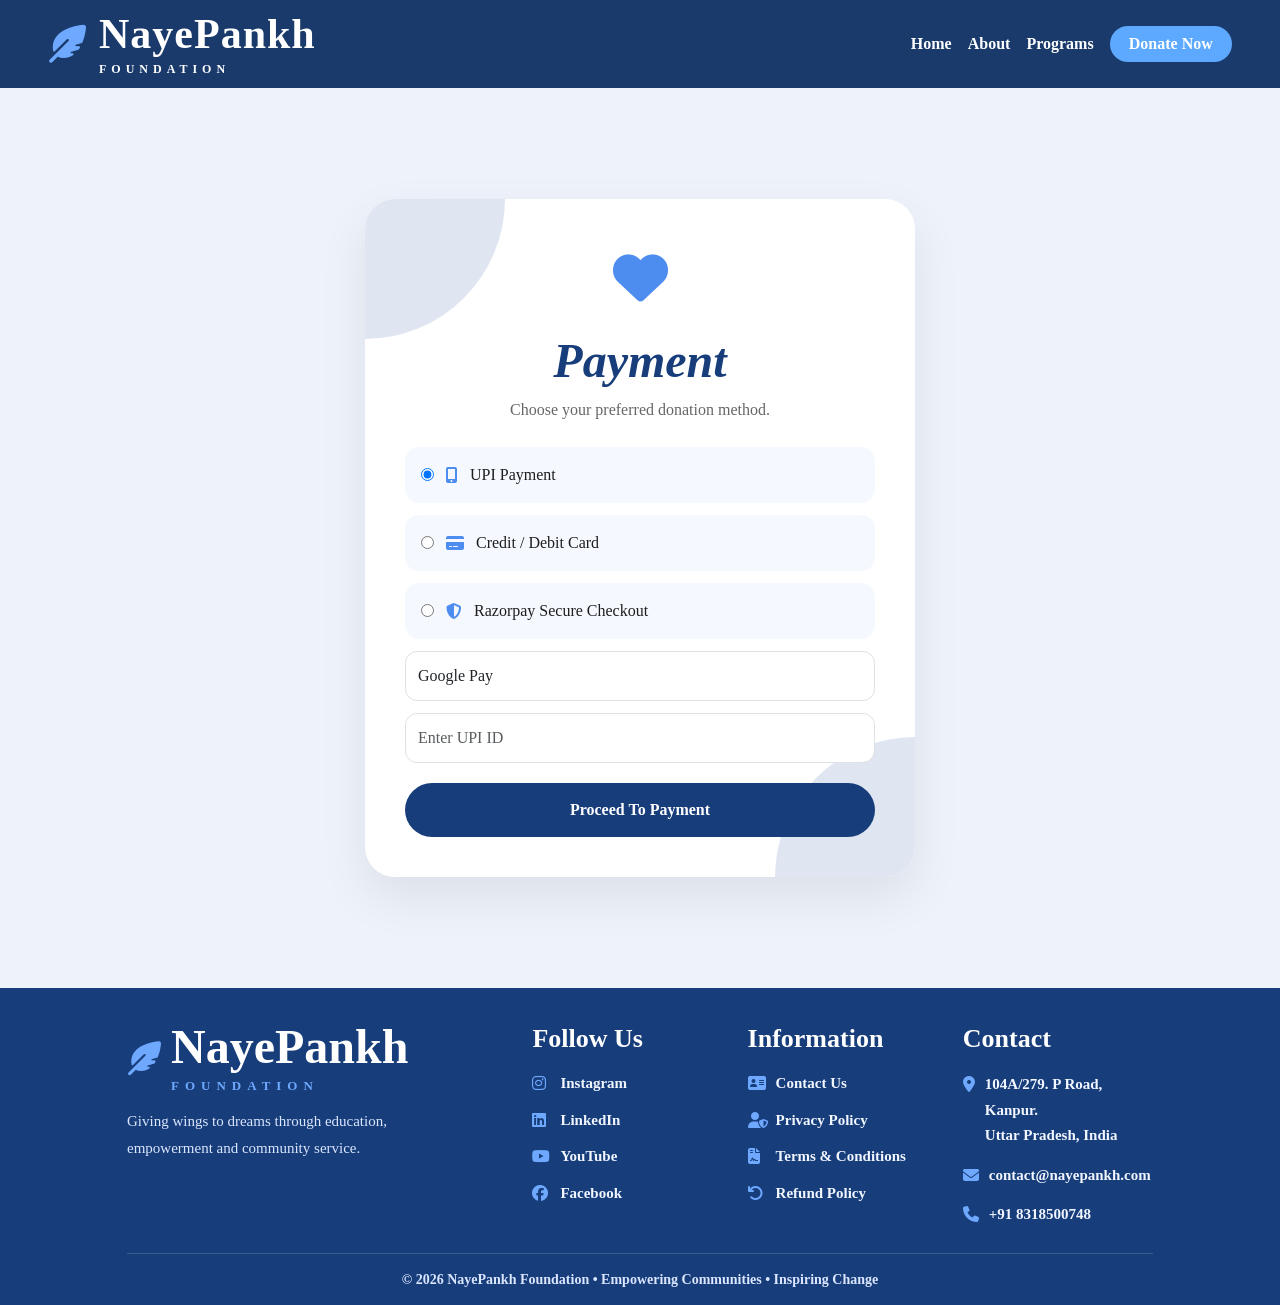
<file: payment.html>
<!DOCTYPE html>

<html lang="en">

<head>
    <meta charset="UTF-8">
    <meta name="viewport" content="width=device-width, initial-scale=1.0">
    <title>Payment | NayePankh Foundation</title>

    <link href="https://cdn.jsdelivr.net/npm/bootstrap@5.3.0/dist/css/bootstrap.min.css" rel="stylesheet">

    <link rel="stylesheet" href="https://cdnjs.cloudflare.com/ajax/libs/font-awesome/6.5.2/css/all.min.css">
    <link rel="stylesheet" href="style.css">

    <style>
        body {
            background: #eef3fb;
            min-height: 100vh;
            margin: 0;
            font-family: Georgia, serif;
        }

        .payment-section {
            min-height: 100vh;
            display: flex;
            justify-content: center;
            align-items: center;
            padding: 40px 20px;
        }

        .payment-card {
            width: 100%;
            max-width: 550px;
            background: #fff;
            padding: 40px;
            border-radius: 30px;
            box-shadow: 0 20px 50px rgba(0, 0, 0, .08);
            position: relative;
            overflow: hidden;
        }

        .payment-card::before {
            content: "";
            position: absolute;
            width: 280px;
            height: 280px;
            border-radius: 50%;
            background: #dfe6f2;
            top: -140px;
            left: -140px;
        }

        .payment-card::after {
            content: "";
            position: absolute;
            width: 280px;
            height: 280px;
            border-radius: 50%;
            background: #dfe6f2;
            bottom: -140px;
            right: -140px;
        }

        .payment-card * {
            position: relative;
            z-index: 2;
        }

        .payment-icon {
            text-align: center;
            font-size: 55px;
            color: #4d8df0;
        }

        .payment-card h2 {
            text-align: center;
            color: #173d7a;
            font-size: 48px;
            font-style: italic;
            margin-top: 10px;
        }

        .payment-card p {
            text-align: center;
            color: #666;
            margin-bottom: 25px;
        }

        .pay-method {
            display: flex;
            align-items: center;
            gap: 12px;
            background: #f5f8ff;
            padding: 16px;
            border-radius: 14px;
            margin-bottom: 12px;
            cursor: pointer;
        }

        .pay-method i {
            color: #4d8df0;
        }

        .form-control {
            margin-top: 12px;
            border-radius: 12px;
            padding: 12px;
        }

        .proceed-btn {
            width: 100%;
            border: none;
            background: #173d7a;
            color: white;
            padding: 15px;
            border-radius: 50px;
            font-weight: 700;
            margin-top: 20px;
        }

        .proceed-btn:hover {
            background: #4d8df0;
        }

        .modal-content {
            border: none;
            border-radius: 25px;
        }

        .modal-icon,
        .success-icon {
            font-size: 70px;
            color: #4d8df0;
            margin-bottom: 15px;
        }

        .modal-content h2 {
            color: #173d7a;
            font-style: italic;
        }

        .confirm-btn,
        .close-btn {
            background: #173d7a;
            color: white;
        }

        .confirm-btn:hover,
        .close-btn:hover {
            background: #4d8df0;
            color: white;
        }

        .cancel-btn {
            background: #eceff5;
        }
    </style>

</head>

<body>

    <!-- ══════════════ NAVBAR ══════════════ -->
    <nav class="navbar navbar-expand-lg">
        <div class="container-fluid px-5">

            <a href="index.html" class="navbar-brand custom-logo">
                <i class="fas fa-feather-alt"></i>

                <div class="logo-text">
                    <span class="logo-main">NayePankh</span>
                    <span class="logo-sub">FOUNDATION</span>
                </div>
            </a>

            <button class="navbar-toggler" type="button" data-bs-toggle="collapse" data-bs-target="#navMenu">
                <span class="navbar-toggler-icon"></span>
            </button>

            <div class="collapse navbar-collapse" id="navMenu">
                <ul class="navbar-nav ms-auto align-items-center">

                    <li class="nav-item">
                        <a class="nav-link" href="index.html">Home</a>
                    </li>

                    <li class="nav-item">
                        <a class="nav-link" href="about.html">About</a>
                    </li>

                    <li class="nav-item">
                        <a class="nav-link" href="index.html#programs">Programs</a>
                    </li>

                    <li class="nav-item ms-2">
                        <a class="nav-link nav-btn" href="#">Donate Now</a>
                    </li>

                </ul>
            </div>

        </div>
    </nav>

    <section class="payment-section">

        <div class="payment-card">


            <div class="payment-icon">
                <i class="fas fa-heart"></i>
            </div>

            <h2>Payment</h2>

            <p>Choose your preferred donation method.</p>

            <label class="pay-method">
                <input type="radio" name="payment" value="upi" checked>
                <i class="fas fa-mobile-alt"></i>
                UPI Payment
            </label>

            <label class="pay-method">
                <input type="radio" name="payment" value="card">
                <i class="fas fa-credit-card"></i>
                Credit / Debit Card
            </label>

            <label class="pay-method">
                <input type="radio" name="payment" value="razor">
                <i class="fas fa-shield-alt"></i>
                Razorpay Secure Checkout
            </label>

            <!-- UPI -->

            <div id="upiSection">

                <select class="form-control">

                    <option>Google Pay</option>
                    <option>PhonePe</option>
                    <option>Paytm</option>

                </select>

                <input type="text" class="form-control" placeholder="Enter UPI ID">

            </div>

            <!-- CARD -->

            <div id="cardSection" style="display:none;">

                <input type="text" class="form-control" placeholder="Card Holder Name">

                <input type="text" class="form-control" placeholder="Card Number">

                <div class="row">

                    <div class="col-6">
                        <input type="text" class="form-control" placeholder="MM/YY">
                    </div>

                    <div class="col-6">
                        <input type="password" class="form-control" placeholder="CVV">
                    </div>

                </div>

            </div>

            <!-- RAZORPAY -->

            <div id="razorSection" style="display:none;">

                <div class="alert alert-primary mt-3">

                    <i class="fas fa-shield-alt"></i>
                    Razorpay Secure Payment Gateway

                </div>

            </div>

            <button class="proceed-btn" data-bs-toggle="modal" data-bs-target="#confirmModal">

                Proceed To Payment

            </button>


        </div>

    </section>

    <!-- CONFIRM MODAL -->

    <div class="modal fade" id="confirmModal">

        <div class="modal-dialog modal-dialog-centered">

            <div class="modal-content">

                <div class="modal-body text-center p-5">

                    <div class="modal-icon">
                        <i class="fas fa-lock"></i>
                    </div>

                    <h2>Proceed To Payment?</h2>

                    <p>
                        You are about to continue to the secure donation gateway.
                    </p>

                    <button class="btn cancel-btn" data-bs-dismiss="modal">
                        Cancel </button>

                    <button class="btn confirm-btn" onclick="openSuccess()">
                        Proceed </button>

                </div>

            </div>

        </div>

    </div>

    <!-- SUCCESS MODAL -->

    <div class="modal fade" id="successModal">

        <div class="modal-dialog modal-dialog-centered">

            <div class="modal-content">

                <div class="modal-body text-center p-5">

                    <div class="success-icon">
                        <i class="fas fa-check-circle"></i>
                    </div>

                    <h2>Payment Successful</h2>

                    <p>
                        Thank you for supporting
                        <strong>NayePankh Foundation</strong>.
                    </p>

                    <p>
                        Your contribution helps create
                        positive change in communities.
                    </p>

                    <button class="btn close-btn" data-bs-dismiss="modal">
                        Continue </button>

                </div>

            </div>

        </div>

    </div>

    <!-- ================= FOOTER ================= -->

    <footer class="footer">

        <div class="container">

            <div class="footer-top">

                <!-- Logo Column -->
                <div class="footer-col logo-col">

                    <div class="footer-brand">
                        <i class="fas fa-feather-alt"></i>

                        <div>
                            <h3 class="footer-logo">NayePankh</h3>
                            <span class="footer-logo-sub">FOUNDATION</span>
                        </div>
                    </div>

                    <p class="footer-desc">
                        Giving wings to dreams through education,
                        empowerment and community service.
                    </p>

                </div>

                <!-- Follow -->
                <div class="footer-col">

                    <h5 class="footer-heading">Follow Us</h5>

                    <ul class="footer-links">
                        <li><a href="http://www.instagram.com/nayepankhfoundation"><i class="fab fa-instagram"></i>
                                Instagram</a></li>
                        <li><a href="https://www.linkedin.com/company/nayepankh"><i class="fab fa-linkedin"></i>
                                LinkedIn</a></li>
                        <li><a href="https://www.youtube.com/@nayepankhfoundation"><i class="fab fa-youtube"></i>
                                YouTube</a></li>
                        <li><a href="http://www.facebook.com/nayepankhfoundation"><i class="fab fa-facebook"></i>
                                Facebook</a></li>
                    </ul>
                </div>

                <!-- Information -->
                <div class="footer-col">

                    <h5 class="footer-heading">Information</h5>

                    <ul class="footer-links">
                        <li><a href="contact.html"><i class="fas fa-address-card"></i> Contact Us</a></li>
                        <li><a href="#"><i class="fas fa-user-shield"></i> Privacy Policy</a></li>
                        <li><a href="#"><i class="fas fa-file-contract"></i> Terms & Conditions</a></li>
                        <li><a href="#"><i class="fas fa-undo"></i> Refund Policy</a></li>
                    </ul>

                </div>

                <!-- Contact -->
                <div class="footer-col">

                    <h5 class="footer-heading">Contact</h5>

                    <div class="footer-contact-info">

                        <div>
                            <i class="fas fa-map-marker-alt"></i>
                            104A/279. P Road, Kanpur.<br>
                            Uttar Pradesh, India
                        </div>

                        <div>
                            <i class="fas fa-envelope"></i>
                            contact@nayepankh.com
                        </div>

                        <div>
                            <i class="fas fa-phone"></i>
                            +91 8318500748
                        </div>

                    </div>

                </div>

            </div>

            <div class="footer-divider"></div>

            <div class="footer-bottom">
                © 2026 NayePankh Foundation • Empowering Communities • Inspiring Change
            </div>

    </footer>

    <script src="https://cdn.jsdelivr.net/npm/bootstrap@5.3.0/dist/js/bootstrap.bundle.min.js"></script>

    <script>

        const radios =
            document.querySelectorAll('input[name="payment"]');

        const upi =
            document.getElementById('upiSection');

        const card =
            document.getElementById('cardSection');

        const razor =
            document.getElementById('razorSection');

        radios.forEach(radio => {

            radio.addEventListener('change', () => {

                upi.style.display = 'none';
                card.style.display = 'none';
                razor.style.display = 'none';

                if (radio.value === 'upi')
                    upi.style.display = 'block';

                if (radio.value === 'card')
                    card.style.display = 'block';

                if (radio.value === 'razor')
                    razor.style.display = 'block';

            });

        });

        function openSuccess() {

            const confirmModal =
                bootstrap.Modal.getInstance(
                    document.getElementById('confirmModal')
                );

            confirmModal.hide();

            const successModal =
                new bootstrap.Modal(
                    document.getElementById('successModal')
                );

            successModal.show();

        }

    </script>

</body>

</html>
</file>
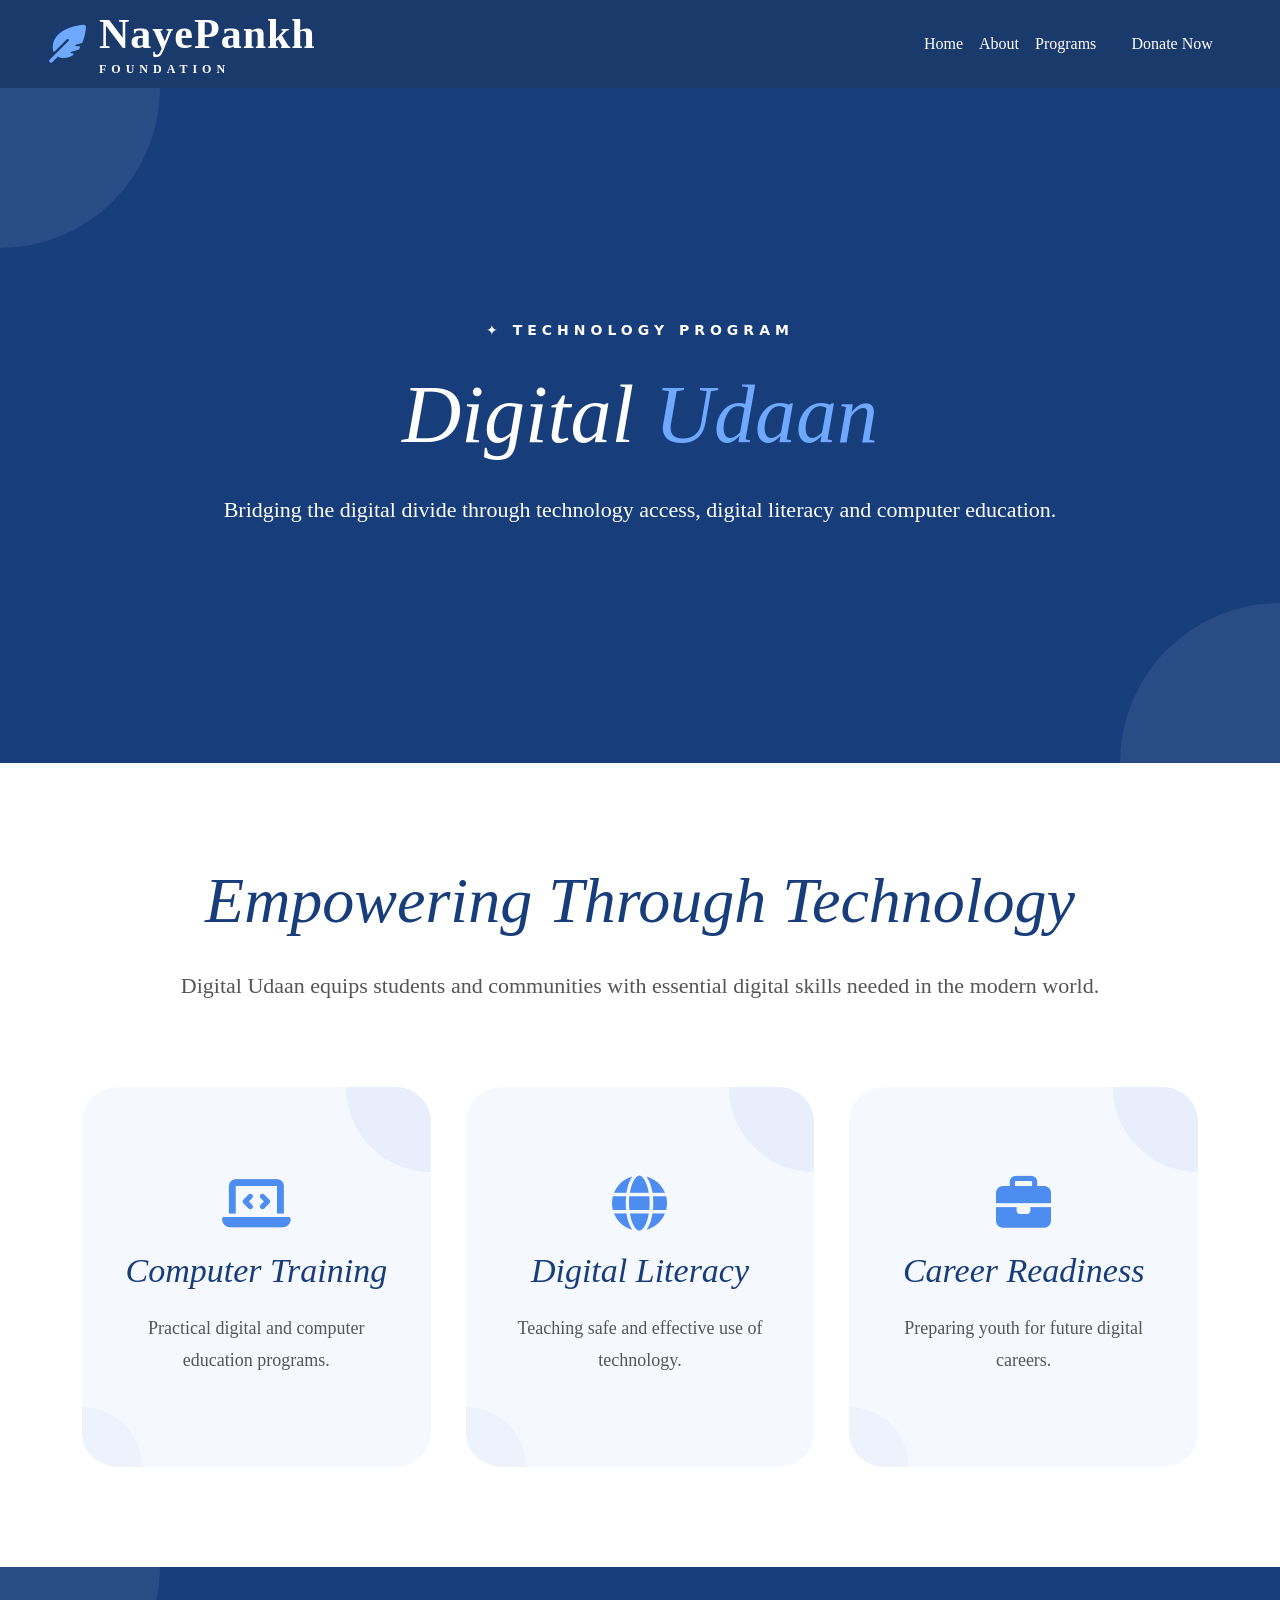
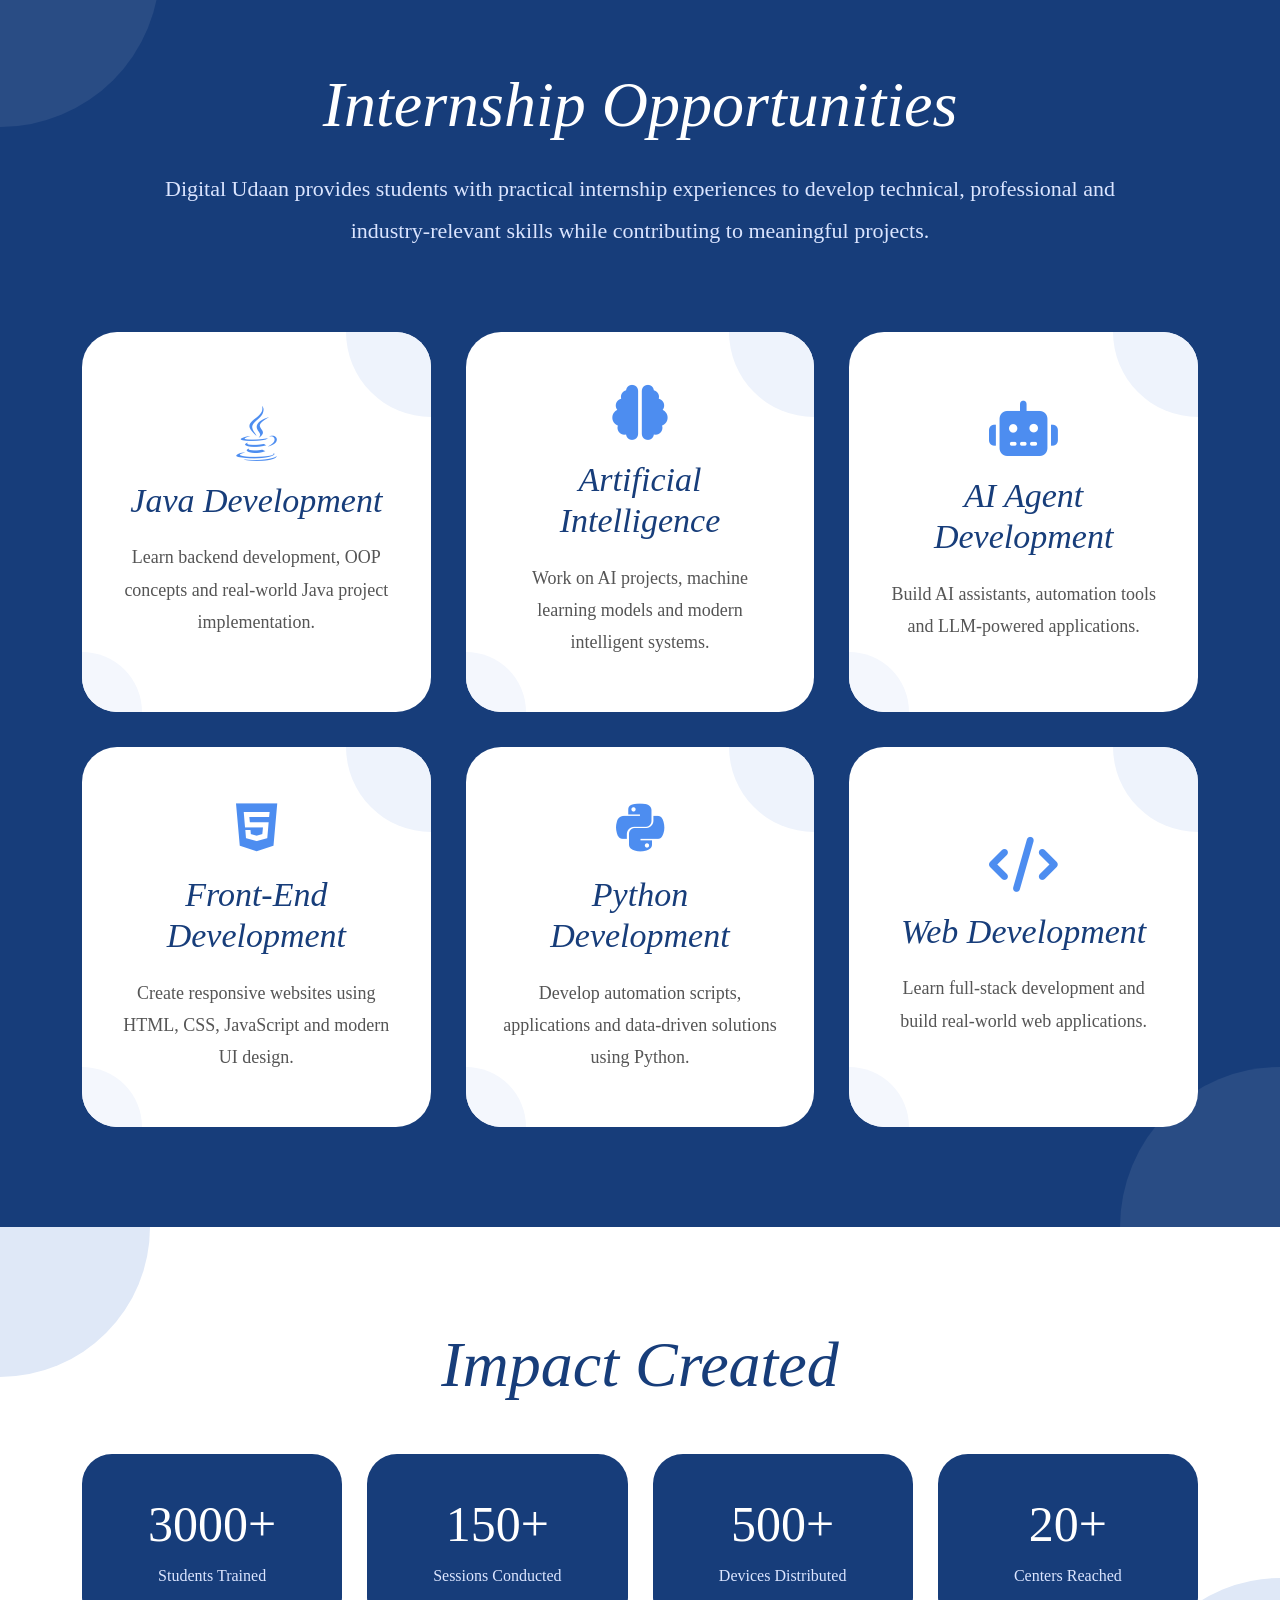
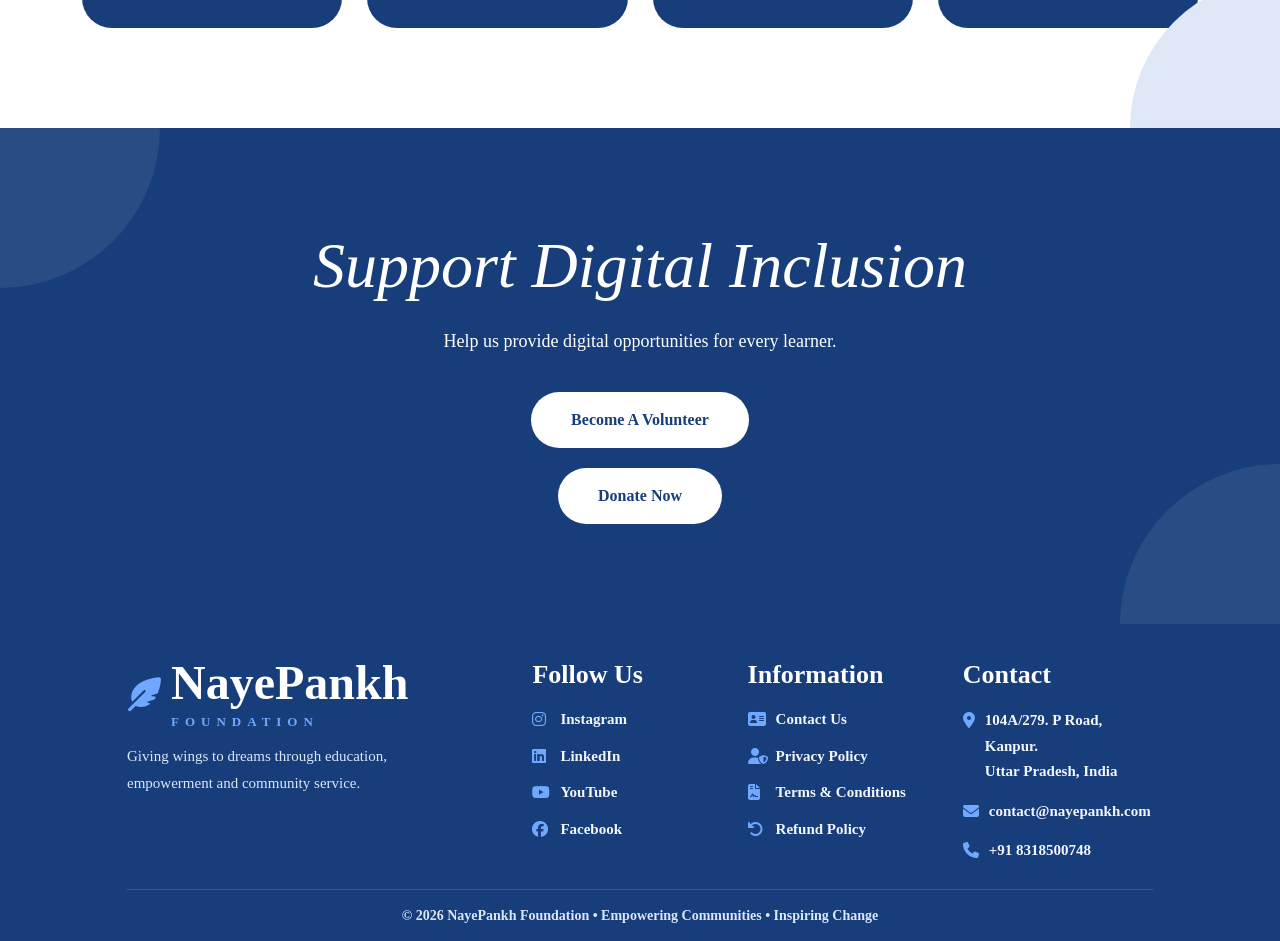
<file: technology.html>
<!DOCTYPE html>
<html lang="en">

<head>

    <meta charset="UTF-8">
    <meta name="viewport" content="width=device-width, initial-scale=1.0">

    <title>Digital Udaan | NayePankh Foundation</title>

    <link rel="stylesheet" href="style.css">
    <!-- <link rel="stylesheet" href="program.css"> -->

    <link href="https://cdn.jsdelivr.net/npm/bootstrap@5.3.3/dist/css/bootstrap.min.css" rel="stylesheet">

    <link rel="stylesheet" href="https://cdnjs.cloudflare.com/ajax/libs/font-awesome/6.5.2/css/all.min.css">
    <style>
        /* ==========================
   DIGITAL UDAAN
========================== */

        body {
            overflow-x: hidden;
        }

        /* ==========================
   HERO
========================== */

        .program-hero {
            background: #173d7a;
            min-height: 75vh;
            display: flex;
            align-items: center;
            justify-content: center;
            text-align: center;
            padding: 120px 20px;
            position: relative;
            overflow: hidden;
        }

        .program-hero::before {
            content: "";
            position: absolute;
            width: 320px;
            height: 320px;
            border-radius: 50%;
            background: rgba(255, 255, 255, .08);
            top: -160px;
            left: -160px;
        }

        .program-hero::after {
            content: "";
            position: absolute;
            width: 320px;
            height: 320px;
            border-radius: 50%;
            background: rgba(255, 255, 255, .08);
            bottom: -160px;
            right: -160px;
        }

        .education-hero-content {
            max-width: 950px;
            margin: auto;
            position: relative;
            z-index: 2;
        }

        .eyebrow {
            color: white;
            font-size: 14px;
            font-weight: 700;
            letter-spacing: 5px;
            text-transform: uppercase;
            margin-bottom: 25px;
        }

        .education-hero-content h1 {
            font-family: Georgia, serif;
            font-style: italic;
            font-size: 82px;
            color: white;
            margin-bottom: 25px;
        }

        .education-hero-content h1 span {
            color: #6ea8ff;
        }

        .education-hero-content p {
            color: white;
            font-size: 22px;
            line-height: 1.9;
            max-width: 850px;
            margin: auto;
        }

        /* ==========================
   ACTIVITIES SECTION
========================== */

        .program-section {
            background: white;
            padding: 100px 20px;
        }

        .program-intro {
            max-width: 1000px;
            margin: 0 auto 80px;
            text-align: center;
        }

        .program-intro h2 {
            color: #173d7a;
            font-size: 64px;
            font-family: Georgia, serif;
            font-style: italic;
            margin-bottom: 25px;
        }

        .program-intro p {
            color: #555;
            font-size: 22px;
            line-height: 1.9;
        }

        /* ==========================
   CARDS
========================== */

        .activities-grid {
            display: grid;
            grid-template-columns: repeat(3, 1fr);
            gap: 35px;
        }

        .activity-card {
            background: #f5f8ff;
            border-radius: 35px;

            min-height: 380px;

            padding: 50px 35px;

            display: flex;
            flex-direction: column;
            justify-content: center;
            align-items: center;

            text-align: center;

            position: relative;
            overflow: hidden;

            transition: .35s ease;
        }

        /* decorative circles */

        .activity-card::before {
            content: "";
            position: absolute;

            width: 170px;
            height: 170px;

            border-radius: 50%;

            background: #e8eefb;

            top: -85px;
            right: -85px;

            z-index: 1;
        }

        .activity-card::after {
            content: "";
            position: absolute;

            width: 120px;
            height: 120px;

            border-radius: 50%;

            background: #edf2fd;

            bottom: -60px;
            left: -60px;

            z-index: 1;
        }

        /* content above circles */

        .activity-card i,
        .activity-card h3,
        .activity-card p {
            position: relative;
            z-index: 2;
        }

        .activity-card:hover {
            transform: translateY(-10px);
            box-shadow: 0 20px 45px rgba(0, 0, 0, .08);
        }

        .activity-card i {
            font-size: 55px;
            color: #4d8df0;
            margin-bottom: 20px;
        }

        .activity-card h3 {
            color: #173d7a;
            font-family: Georgia, serif;
            font-style: italic;
            font-size: 34px;
            line-height: 1.2;
            margin-bottom: 20px;
        }

        .activity-card p {
            color: #555;
            font-size: 18px;
            line-height: 1.8;
            max-width: 320px;
            margin: 0 auto;
        }

        /* ==========================
   INTERNSHIP SECTION
========================== */

        .internship-section {
            background: #173d7a;
            padding: 100px 20px;
            position: relative;
            overflow: hidden;
        }

        .internship-section::before {
            content: "";
            position: absolute;

            width: 320px;
            height: 320px;

            border-radius: 50%;

            background: rgba(255, 255, 255, .08);

            top: -160px;
            left: -160px;
        }

        .internship-section::after {
            content: "";
            position: absolute;

            width: 320px;
            height: 320px;

            border-radius: 50%;

            background: rgba(255, 255, 255, .08);

            bottom: -160px;
            right: -160px;
        }

        .internship-section .program-intro h2 {
            color: white;
        }

        .internship-section .program-intro p {
            color: #dbe5ff;
        }

        .internship-section .activity-card {
            background: white;
        }

        .internship-section .activity-card::before {
            background: #eef3fc;
        }

        .internship-section .activity-card::after {
            background: #f4f7fd;
        }

        /* ==========================
   IMPACT
========================== */

        .impact-section {
            background: white;
            padding: 100px 20px;
        }

        .impact-section h2 {
            text-align: center;
            color: #173d7a;
            font-size: 64px;
            font-family: Georgia, serif;
            font-style: italic;
            margin-bottom: 50px;
        }

        .stats-grid {
            display: grid;
            grid-template-columns: repeat(4, 1fr);
            gap: 25px;
        }

        .stat-card {
            background: #173d7a;
            border-radius: 30px;
            padding: 40px 20px;
            text-align: center;
            color: white;
        }

        .stat-card h3 {
            font-size: 50px;
            margin-bottom: 10px;
        }

        .stat-card p {
            margin: 0;
            color: #dbe5ff;
        }

        /* ==========================
   CTA
========================== */

        .cta-section {
            background: #173d7a;
            color: white;
            text-align: center;
            padding: 100px 20px;
            position: relative;
            overflow: hidden;
        }

        .cta-section::before {
            content: "";
            position: absolute;
            width: 320px;
            height: 320px;
            border-radius: 50%;
            background: rgba(255, 255, 255, .08);
            top: -160px;
            left: -160px;
        }

        .cta-section::after {
            content: "";
            position: absolute;
            width: 320px;
            height: 320px;
            border-radius: 50%;
            background: rgba(255, 255, 255, .08);
            bottom: -160px;
            right: -160px;
        }

        .cta-section h2 {
            font-size: 64px;
            font-family: Georgia, serif;
            font-style: italic;
            margin-bottom: 20px;
        }

        .cta-section p {
            max-width: 700px;
            margin: auto;
            line-height: 1.8;
            font-size: 18px;
        }

        .cta-buttons {
            display: flex;
            justify-content: center;
            gap: 20px;
            margin-top: 35px;
            flex-wrap: wrap;
        }

        .cta-btn {
            background: white;
            color: #173d7a;
            padding: 16px 40px;
            border-radius: 50px;
            text-decoration: none;
            font-weight: 700;
            transition: .3s;
        }

        .cta-btn:hover {
            background: #4d8df0;
            color: white;
        }

        .secondary-btn {
            background: white;
            color: #173d7a;
        }

        /* ==========================
   RESPONSIVE
========================== */

        @media(max-width:992px) {

            .activities-grid {
                grid-template-columns: 1fr;
            }

            .stats-grid {
                grid-template-columns: 1fr 1fr;
            }

            .education-hero-content h1 {
                font-size: 55px;
            }

            .program-intro h2,
            .impact-section h2,
            .cta-section h2 {
                font-size: 42px;
            }
        }

        @media(max-width:576px) {

            .stats-grid {
                grid-template-columns: 1fr;
            }

            .education-hero-content h1 {
                font-size: 42px;
            }

            .program-intro h2,
            .impact-section h2,
            .cta-section h2 {
                font-size: 34px;
            }
        }
    </style>
</head>

<body>


    <!-- NAVBAR -->

    <nav class="navbar navbar-expand-lg">

        <div class="container-fluid px-5">

            <a href="index.html" class="navbar-brand custom-logo">

                <i class="fas fa-feather-alt"></i>

                <div class="logo-text">
                    <span class="logo-main">NayePankh</span>
                    <span class="logo-sub">FOUNDATION</span>
                </div>

            </a>

            <button class="navbar-toggler" type="button" data-bs-toggle="collapse" data-bs-target="#navMenu">

                <span class="navbar-toggler-icon"></span>

            </button>

            <div class="collapse navbar-collapse" id="navMenu">

                <ul class="navbar-nav ms-auto align-items-center">

                    <li class="nav-item">
                        <a class="nav-link" href="index.html">Home</a>
                    </li>

                    <li class="nav-item">
                        <a class="nav-link" href="about.html">About</a>
                    </li>

                    <li class="nav-item">
                        <a class="nav-link" href="index.html#programs">Programs</a>
                    </li>

                    <li class="nav-item ms-2">
                        <a class="nav-link nav-btn" href="donate.html">
                            Donate Now
                        </a>
                    </li>

                </ul>

            </div>

        </div>

    </nav>




    <!-- HERO -->

    <section class="program-hero">

        <div class="education-hero-content">

            <div class="eyebrow">
                ✦ TECHNOLOGY PROGRAM
            </div>

            <h1>
                Digital <span>Udaan</span>
            </h1>

            <p>
                Bridging the digital divide through technology access,
                digital literacy and computer education.
            </p>

        </div>

    </section>

    <section class="program-section">

        <div class="container">

            <div class="program-intro">

                <h2>Empowering Through Technology</h2>

                <p>
                    Digital Udaan equips students and communities with
                    essential digital skills needed in the modern world.
                </p>

            </div>

            <div class="activities-grid">

                <div class="activity-card">
                    <i class="fas fa-laptop-code"></i>
                    <h3>Computer Training</h3>
                    <p>Practical digital and computer education programs.</p>
                </div>

                <div class="activity-card">
                    <i class="fas fa-globe"></i>
                    <h3>Digital Literacy</h3>
                    <p>Teaching safe and effective use of technology.</p>
                </div>

                <div class="activity-card">
                    <i class="fas fa-briefcase"></i>
                    <h3>Career Readiness</h3>
                    <p>Preparing youth for future digital careers.</p>
                </div>

            </div>

        </div>

    </section>

    <!-- INTERNSHIPS -->

    <section class="internship-section">

        <div class="container">

            <div class="program-intro">

                <h2>Internship Opportunities</h2>

                <p>
                    Digital Udaan provides students with practical internship
                    experiences to develop technical, professional and
                    industry-relevant skills while contributing to meaningful projects.
                </p>

            </div>

            <div class="activities-grid">

                <div class="activity-card">
                    <i class="fab fa-java"></i>
                    <h3>Java Development</h3>
                    <p>
                        Learn backend development, OOP concepts and real-world
                        Java project implementation.
                    </p>
                </div>

                <div class="activity-card">
                    <i class="fas fa-brain"></i>
                    <h3>Artificial Intelligence</h3>
                    <p>
                        Work on AI projects, machine learning models and
                        modern intelligent systems.
                    </p>
                </div>

                <div class="activity-card">
                    <i class="fas fa-robot"></i>
                    <h3>AI Agent Development</h3>
                    <p>
                        Build AI assistants, automation tools and
                        LLM-powered applications.
                    </p>
                </div>

                <div class="activity-card">
                    <i class="fab fa-html5"></i>
                    <h3>Front-End Development</h3>
                    <p>
                        Create responsive websites using HTML, CSS,
                        JavaScript and modern UI design.
                    </p>
                </div>

                <div class="activity-card">
                    <i class="fab fa-python"></i>
                    <h3>Python Development</h3>
                    <p>
                        Develop automation scripts, applications and
                        data-driven solutions using Python.
                    </p>
                </div>

                <div class="activity-card">
                    <i class="fas fa-code"></i>
                    <h3>Web Development</h3>
                    <p>
                        Learn full-stack development and build
                        real-world web applications.
                    </p>
                </div>

            </div>

        </div>

    </section>

    <section class="impact-section">

        <div class="container">

            <h2>Impact Created</h2>

            <div class="stats-grid">

                <div class="stat-card">
                    <h3>3000+</h3>
                    <p>Students Trained</p>
                </div>

                <div class="stat-card">
                    <h3>150+</h3>
                    <p>Sessions Conducted</p>
                </div>

                <div class="stat-card">
                    <h3>500+</h3>
                    <p>Devices Distributed</p>
                </div>

                <div class="stat-card">
                    <h3>20+</h3>
                    <p>Centers Reached</p>
                </div>

            </div>

        </div>

    </section>

    <section class="cta-section">

        <h2>Support Digital Inclusion</h2>

        <p>
            Help us provide digital opportunities for every learner.
        </p>

        <div class="cta-buttons">
            <a href="volunteer.html" class="cta-btn">Become A Volunteer</a>
            <a href="donate.html" class="cta-btn secondary-btn">Donate Now</a>
        </div>

    </section>


    <!-- ================= FOOTER ================= -->

    <footer class="footer">

        <div class="container">

            <div class="footer-top">

                <!-- Logo Column -->
                <div class="footer-col logo-col">

                    <div class="footer-brand">
                        <i class="fas fa-feather-alt"></i>

                        <div>
                            <h3 class="footer-logo">NayePankh</h3>
                            <span class="footer-logo-sub">FOUNDATION</span>
                        </div>
                    </div>

                    <p class="footer-desc">
                        Giving wings to dreams through education,
                        empowerment and community service.
                    </p>

                </div>

                <!-- Follow -->
                <div class="footer-col">

                    <h5 class="footer-heading">Follow Us</h5>

                    <ul class="footer-links">
                        <li><a href="http://www.instagram.com/nayepankhfoundation"><i class="fab fa-instagram"></i>
                                Instagram</a></li>
                        <li><a href="https://www.linkedin.com/company/nayepankh"><i class="fab fa-linkedin"></i>
                                LinkedIn</a></li>
                        <li><a href="https://www.youtube.com/@nayepankhfoundation"><i class="fab fa-youtube"></i>
                                YouTube</a></li>
                        <li><a href="http://www.facebook.com/nayepankhfoundation"><i class="fab fa-facebook"></i>
                                Facebook</a></li>
                    </ul>

                </div>

                <!-- Information -->
                <div class="footer-col">

                    <h5 class="footer-heading">Information</h5>

                    <ul class="footer-links">
                        <li><a href="contact.html"><i class="fas fa-address-card"></i> Contact Us</a></li>
                        <li><a href="#"><i class="fas fa-user-shield"></i> Privacy Policy</a></li>
                        <li><a href="#"><i class="fas fa-file-contract"></i> Terms & Conditions</a></li>
                        <li><a href="#"><i class="fas fa-undo"></i> Refund Policy</a></li>
                    </ul>

                </div>

                <!-- Contact -->
                <div class="footer-col">

                    <h5 class="footer-heading">Contact</h5>

                    <div class="footer-contact-info">

                        <div>
                            <i class="fas fa-map-marker-alt"></i>
                            104A/279. P Road, Kanpur.<br>
                            Uttar Pradesh, India
                        </div>

                        <div>
                            <i class="fas fa-envelope"></i>
                            contact@nayepankh.com
                        </div>

                        <div>
                            <i class="fas fa-phone"></i>
                            +91 8318500748
                        </div>

                    </div>

                </div>

            </div>

            <div class="footer-divider"></div>

            <div class="footer-bottom">
                © 2026 NayePankh Foundation • Empowering Communities • Inspiring Change
            </div>

    </footer>

    <script src="https://cdn.jsdelivr.net/npm/bootstrap@5.3.3/dist/js/bootstrap.bundle.min.js"></script>

</body>

</html>
</file>
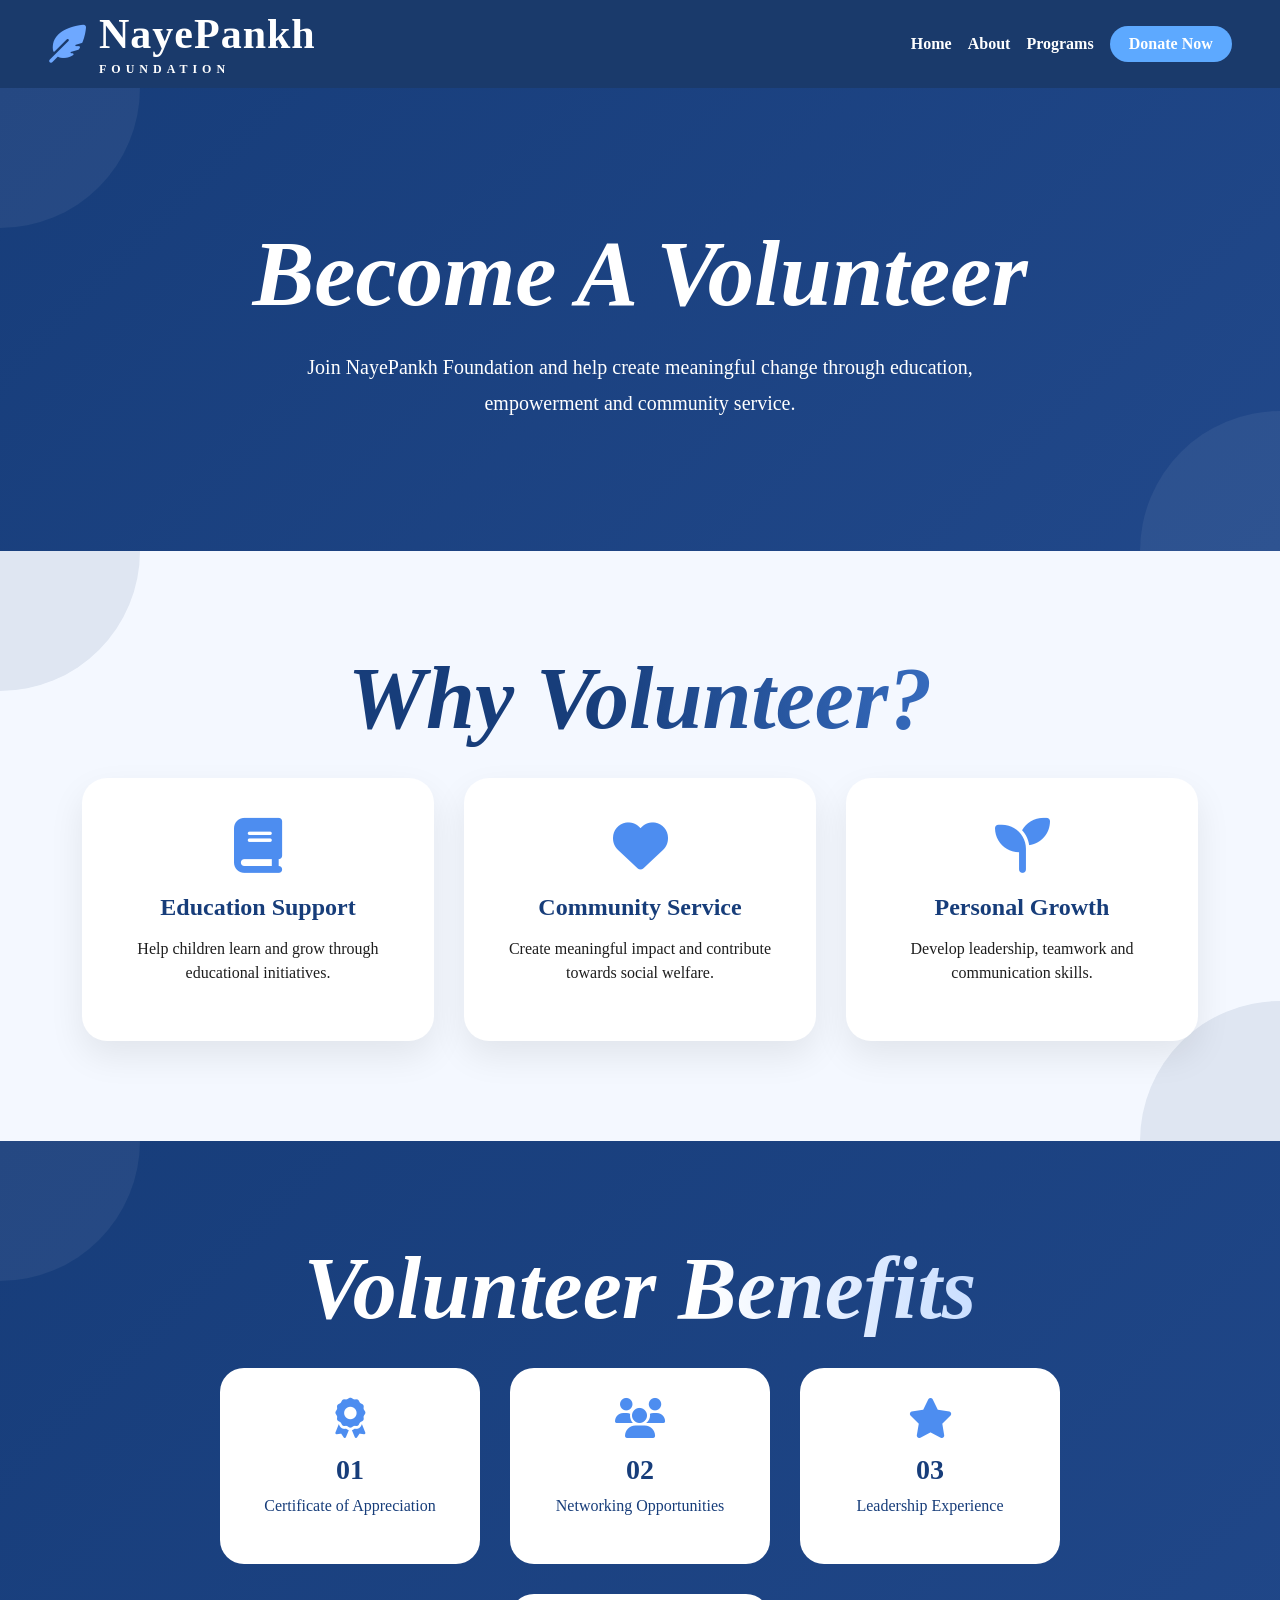
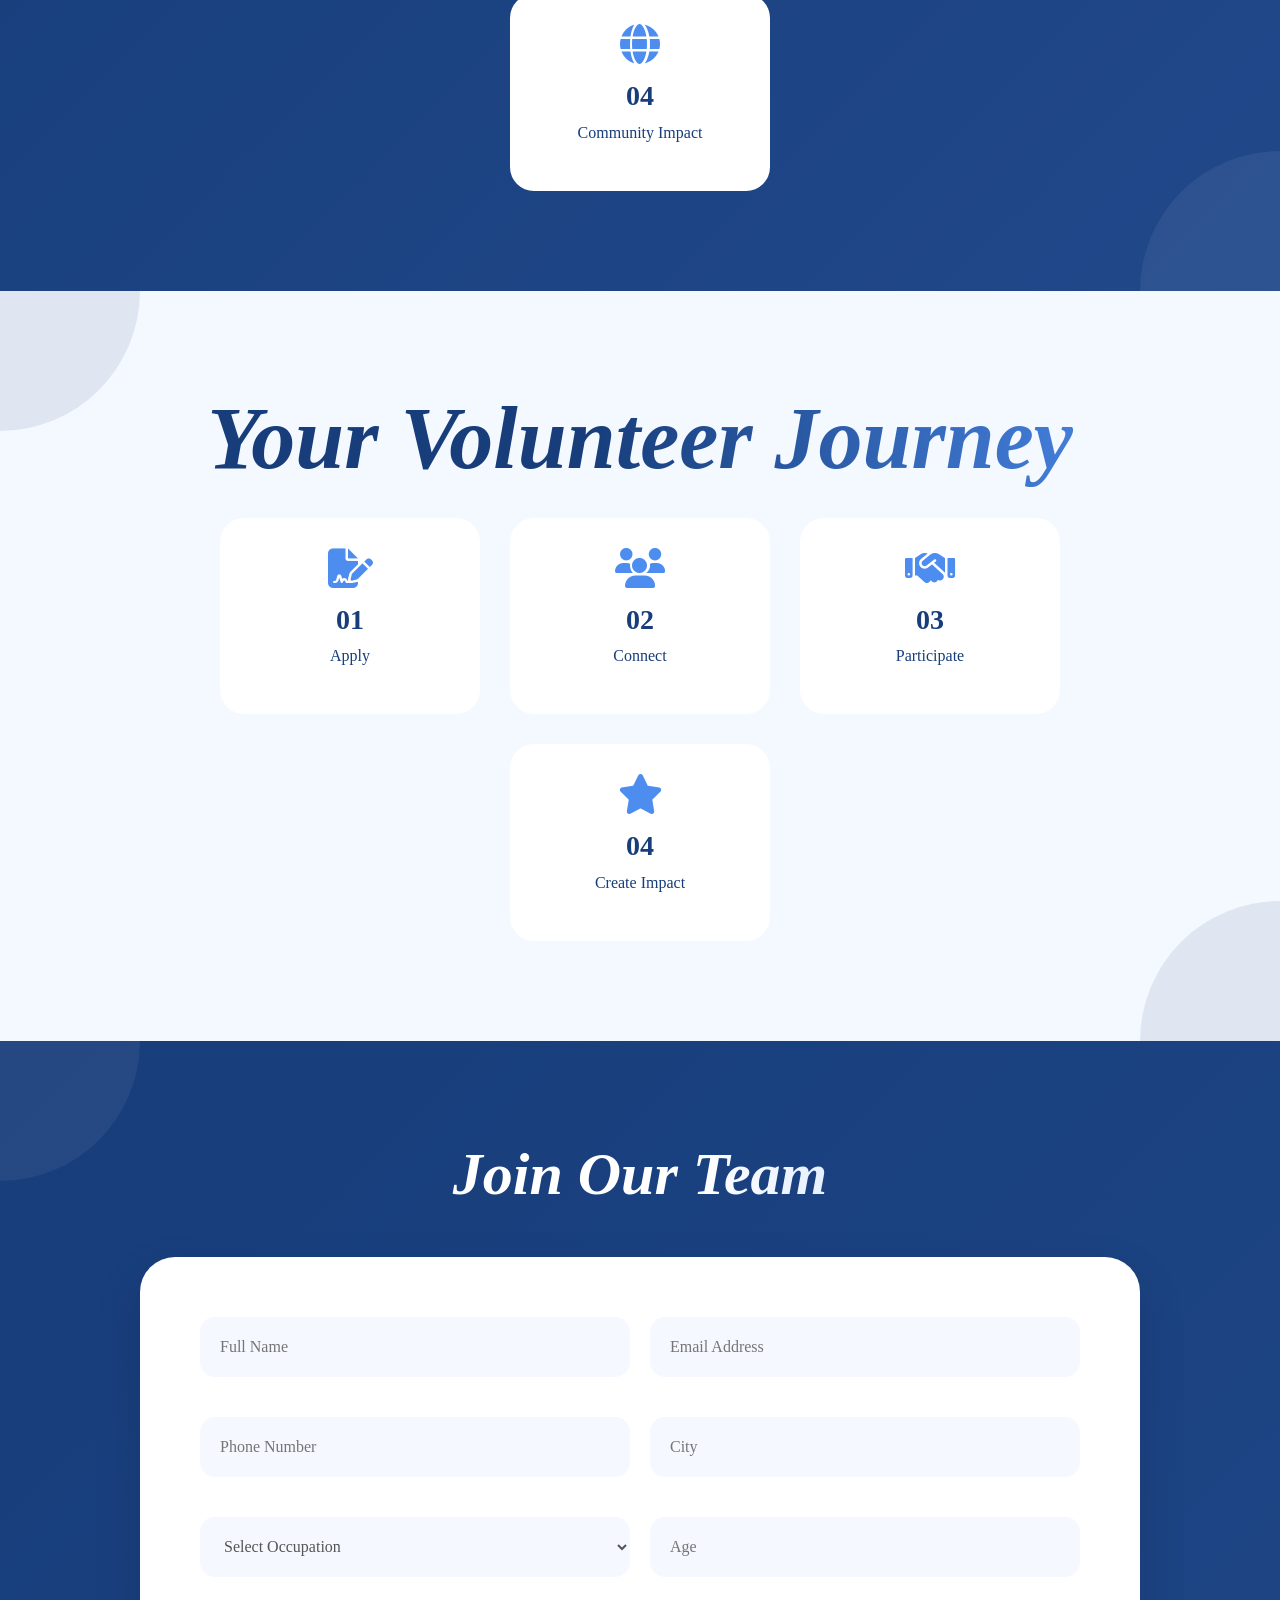
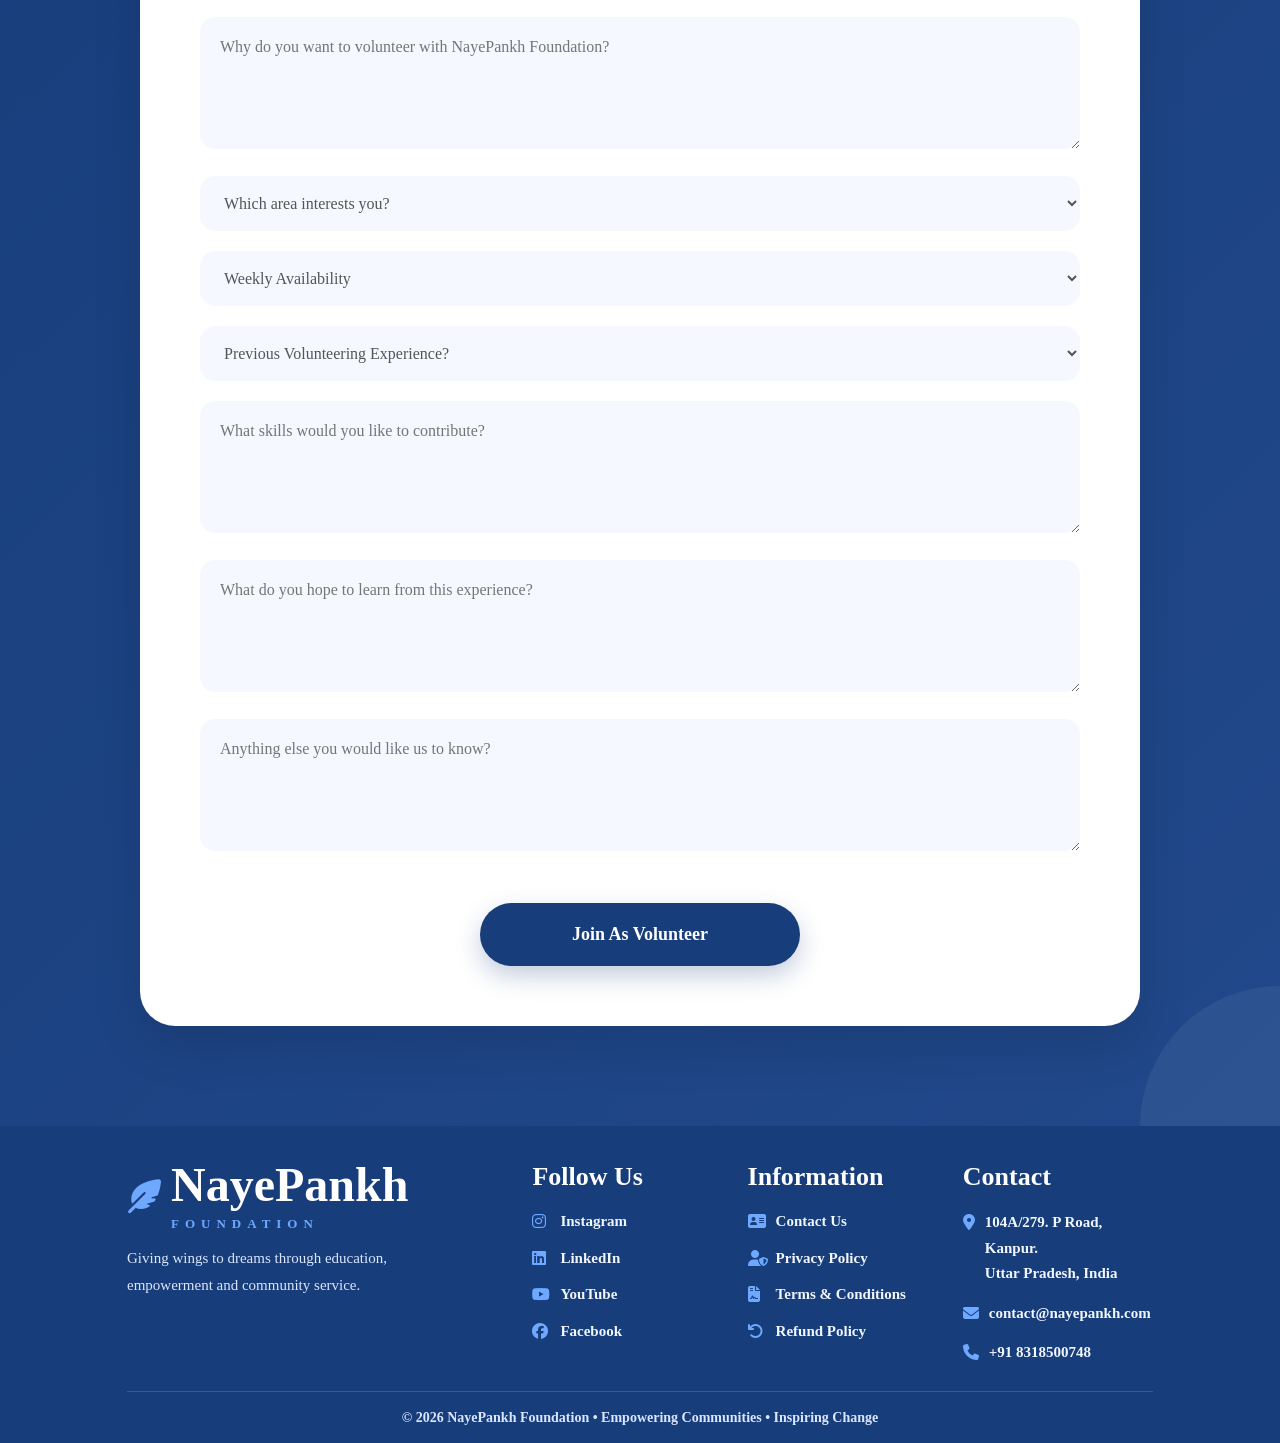
<file: volunteer.html>
<!DOCTYPE html>

<html lang="en">

<head>
    <meta charset="UTF-8">
    <meta name="viewport" content="width=device-width, initial-scale=1.0">
    <title> Become Volunteer | NayePankh Foundation</title>

    <link href="https://cdn.jsdelivr.net/npm/bootstrap@5.3.0/dist/css/bootstrap.min.css" rel="stylesheet">

    <link rel="stylesheet" href="https://cdnjs.cloudflare.com/ajax/libs/font-awesome/6.5.2/css/all.min.css">
    <link rel="stylesheet" href="style.css">


    <!-- Put this between your existing Navbar and Footer -->

    <style>
        :root {
            --primary: #173d7a;
            --accent: #4d8df0;
            --light: #eef3fb;
        }

        /* HERO */

        .volunteer-hero {
            background: linear-gradient(135deg, #173d7a, #21488a);
            color: white;
            text-align: center;
            padding: 130px 20px;
            position: relative;
            overflow: hidden;
        }

        .volunteer-hero::before {
            content: "";
            position: absolute;
            width: 280px;
            height: 280px;
            border-radius: 50%;
            background: rgba(255, 255, 255, .06);
            top: -140px;
            left: -140px;
        }

        .volunteer-hero::after {
            content: "";
            position: absolute;
            width: 280px;
            height: 280px;
            border-radius: 50%;
            background: rgba(255, 255, 255, .06);
            bottom: -140px;
            right: -140px;
        }

        .volunteer-hero h1 {
            font-size: 72px;
            font-family: Georgia, serif;
            font-style: italic;
            margin-bottom: 20px;
        }

        .volunteer-hero p {
            max-width: 700px;
            margin: auto;
            font-size: 20px;
            line-height: 1.8;
        }

        /* COMMON */

        .section {
            padding: 100px 0;
            position: relative;
            overflow: hidden;
        }

        .section::before {
            content: "";
            position: absolute;
            width: 280px;
            height: 280px;
            border-radius: 50%;
            background: #dfe6f2;
            top: -140px;
            left: -140px;
        }

        .section::after {
            content: "";
            position: absolute;
            width: 280px;
            height: 280px;
            border-radius: 50%;
            background: #dfe6f2;
            bottom: -140px;
            right: -140px;
        }


        /* WHY VOLUNTEER */

        .cards {
            display: grid;
            grid-template-columns: repeat(auto-fit, minmax(280px, 1fr));
            gap: 30px;
            position: relative;
            z-index: 2;
        }

        .card-box {
            background: white;
            padding: 40px;
            border-radius: 25px;
            text-align: center;
            box-shadow: 0 15px 35px rgba(0, 0, 0, .08);
            transition: .3s;
        }

        .card-box:hover {
            transform: translateY(-8px);
        }

        .card-box i {
            font-size: 55px;
            color: #4d8df0;
            margin-bottom: 20px;
        }

        .card-box h4 {
            color: #173d7a;
            margin-bottom: 15px;
        }

        /* BENEFITS */

        .benefits {
            background: linear-gradient(135deg, #173d7a, #21488a);
            color: white;
        }

        .benefits::before,
        .benefits::after {
            background: rgba(255, 255, 255, .06);
        }

        .benefits .section-title {
            color: white;
        }

        .benefit-grid {
            display: flex;
            justify-content: center;
            flex-wrap: wrap;
            gap: 30px;
            max-width: 1200px;
            margin: auto;
            position: relative;
            z-index: 2;
        }

        .benefit-card {
            width: 260px;
            min-height: 190px;

            background: white;
            color: #173d7a;

            border-radius: 24px;

            display: flex;
            flex-direction: column;
            justify-content: center;
            align-items: center;

            text-align: center;

            padding: 30px;

            transition: .3s;
        }

        .benefit-card:hover {
            transform: translateY(-8px);
        }

        .benefit-card i {
            color: #4d8df0;
            font-size: 42px;
            margin-bottom: 18px;
        }

        .benefit-card i {
            color: #4d8df0;
            font-size: 40px;
            margin-bottom: 15px;
        }

        /* =========================
   JOIN OUR TEAM SECTION
========================= */

        .form-section {
            background: linear-gradient(135deg, #173d7a, #21488a);
            padding: 100px 0;
            position: relative;
            overflow: hidden;
        }

        .form-section::before {
            content: "";
            position: absolute;
            width: 280px;
            height: 280px;
            border-radius: 50%;
            background: rgba(255, 255, 255, .06);
            top: -140px;
            left: -140px;
        }

        .form-section::after {
            content: "";
            position: absolute;
            width: 280px;
            height: 280px;
            border-radius: 50%;
            background: rgba(255, 255, 255, .06);
            bottom: -140px;
            right: -140px;
        }

        .form-section .section-title {
            color: white;
            text-align: center;
            font-size: 60px;
            font-family: Georgia, serif;
            font-style: italic;
            margin-bottom: 50px;
        }

        /* =========================
   FORM CARD
========================= */

        .volunteer-form {
            max-width: 1000px;
            margin: auto;

            background: white;

            padding: 60px;

            border-radius: 35px;

            box-shadow: 0 20px 50px rgba(0, 0, 0, .12);

            position: relative;
            z-index: 2;
        }

        /* =========================
   TWO COLUMN ROWS
========================= */

        .form-row {
            display: grid;
            grid-template-columns: 1fr 1fr;
            gap: 20px;
            margin-bottom: 20px;
        }

        /* =========================
   INPUTS
========================= */

        .volunteer-form input,
        .volunteer-form select,
        .volunteer-form textarea {
            width: 100%;

            border: none;

            background: #f5f8ff;

            padding: 18px 20px;

            border-radius: 15px;

            font-size: 16px;

            color: #555;

            margin-bottom: 20px;

            transition: .3s;
        }

        .volunteer-form input:focus,
        .volunteer-form select:focus,
        .volunteer-form textarea:focus {
            outline: none;

            background: white;

            box-shadow: 0 0 0 3px rgba(77, 141, 240, .15);
        }

        .volunteer-form textarea {
            resize: vertical;
            min-height: 130px;
        }

        .btn-wrapper {
            text-align: center;
            margin-top: 25px;
        }

        .volunteer-btn {
            background: #173d7a;
            color: white;

            border: none;
            border-radius: 50px;

            padding: 18px 60px;

            min-width: 320px;

            font-size: 18px;
            font-weight: 700;

            cursor: pointer;

            position: static;
            /* IMPORTANT */
            transform: none;
            /* IMPORTANT */
            margin: 0 auto;

            box-shadow: 0 10px 25px rgba(23, 61, 122, .25);

            transition: .3s;
        }

        .volunteer-btn:hover {
            background: #4d8df0;
        }

        /* =========================
   MOBILE
========================= */

        @media(max-width:768px) {

            .volunteer-form {
                padding: 30px;
            }

            .form-row {
                grid-template-columns: 1fr;
            }

            .form-section .section-title {
                font-size: 42px;
            }

            .volunteer-btn {
                width: 100%;
                min-width: unset;
            }

        }

        .success-icon {
            font-size: 70px;
            color: #4d8df0;
            margin-bottom: 20px;
        }

        .close-btn {
            background: #173d7a;
            color: white;
            border: none;
            padding: 12px 35px;
            border-radius: 50px;
        }

        .close-btn:hover {
            background: #4d8df0;
            color: white;
        }

        /* ===================================
   PREMIUM VOLUNTEER HEADINGS
=================================== */

.section-title{
    text-align:center;
    font-family:Georgia, serif;
    font-size:3.5rem;
    font-style:italic;
    font-weight:700;
    line-height:1.1;
    margin-bottom:40px;

    background:linear-gradient(
        90deg,
        #173d7a 0%,
        #173d7a 45%,
        #4d8df0 100%
    );

    -webkit-background-clip:text;
    -webkit-text-fill-color:transparent;
    background-clip:text;
}

@media(max-width:768px){
    .section-title{
        font-size:2.5rem;
    }
}

/* WHITE VERSION FOR DARK BACKGROUNDS */

.benefits .section-title,
.form-section .section-title{

    background:linear-gradient(
        90deg,
        #ffffff 0%,
        #ffffff 55%,
        #9fc4ff 100%
    );

    -webkit-background-clip:text;
    -webkit-text-fill-color:transparent;
    background-clip:text;
}

/* HERO */

.volunteer-hero h1{

    font-family:Georgia, serif;

    font-size:5.8rem;

    font-style:italic;

    font-weight:700;

    color:white;

    margin-bottom:20px;
}

@media(max-width:768px){

    .section-title{
        font-size:3rem;
    }

    .volunteer-hero h1{
        font-size:3rem;
    }
}
/* GLOBAL SECTION HEADINGS */

.section-title,
.about-title,
.contact-title,
.team-title,
.program-title{

    font-family:Georgia, serif;

    font-size:5.5rem;

    font-style:italic;

    font-weight:700;

    line-height:1.1;

    margin-bottom:30px;

    color:#173d7a;
}

.section-title em,
.about-title em,
.contact-title em,
.team-title em,
.program-title em{

    color:#4d8df0;

    font-style:italic;
}
    </style>
</head>

<body>
    <!-- ══════════════ NAVBAR ══════════════ -->
    <nav class="navbar navbar-expand-lg">
        <div class="container-fluid px-5">

            <a href="index.html" class="navbar-brand custom-logo">
                <i class="fas fa-feather-alt"></i>

                <div class="logo-text">
                    <span class="logo-main">NayePankh</span>
                    <span class="logo-sub">FOUNDATION</span>
                </div>
            </a>

            <button class="navbar-toggler" type="button" data-bs-toggle="collapse" data-bs-target="#navMenu">
                <span class="navbar-toggler-icon"></span>
            </button>

            <div class="collapse navbar-collapse" id="navMenu">
                <ul class="navbar-nav ms-auto align-items-center">

                    <li class="nav-item">
                        <a class="nav-link" href="index.html">Home</a>
                    </li>

                    <li class="nav-item">
                        <a class="nav-link" href="about.html">About</a>
                    </li>

                    <li class="nav-item">
                        <a class="nav-link" href="index.html#programs">Programs</a>
                    </li>

                    <li class="nav-item ms-2">
                        <a class="nav-link nav-btn" href="donate.html">Donate Now</a>
                    </li>

                </ul>
            </div>

        </div>
    </nav>


    <!-- HERO -->
    <section class="volunteer-hero">
        <div class="container text-center">
            <h1>Become A Volunteer</h1>
            <p>
                Join NayePankh Foundation and help create meaningful change
                through education, empowerment and community service.
            </p>
        </div>
    </section>

    <!-- WHY VOLUNTEER -->
    <section class="section">
        <div class="container">

            <h2 class="section-title" style="color:#173d7a;">
                Why <em>Volunteer</em>?
            </h2>

            <div class="cards">

                <div class="card-box">
                    <i class="fas fa-book"></i>
                    <h4>Education Support</h4>
                    <p>Help children learn and grow through educational initiatives.</p>
                </div>

                <div class="card-box">
                    <i class="fas fa-heart"></i>
                    <h4>Community Service</h4>
                    <p>Create meaningful impact and contribute towards social welfare.</p>
                </div>

                <div class="card-box">
                    <i class="fas fa-seedling"></i>
                    <h4>Personal Growth</h4>
                    <p>Develop leadership, teamwork and communication skills.</p>
                </div>

            </div>

        </div>
    </section>

    <!-- BENEFITS -->
    <section class="section benefits">
        <div class="container">

            <h2 class="section-title">Volunteer <em>Benefits</em></h2>

            <div class="benefit-grid">

              <div class="benefit-card">
    <i class="fas fa-award"></i>
    <h3>01</h3>
    <p>Certificate of Appreciation</p>
</div>

<div class="benefit-card">
    <i class="fas fa-users"></i>
    <h3>02</h3>
    <p>Networking Opportunities</p>
</div>

<div class="benefit-card">
    <i class="fas fa-star"></i>
    <h3>03</h3>
    <p>Leadership Experience</p>
</div>

<div class="benefit-card">
    <i class="fas fa-globe"></i>
    <h3>04</h3>
    <p>Community Impact</p>
</div>

            </div>

        </div>
    </section>

    <!-- WHAT YOU LEARN -->
    <section class="section journey-section">

        <div class="container">

            <h2 class="section-title" style="color:#173d7a;">
                Your <em>Volunteer</em> Journey
            </h2>

            <div class="benefit-grid">
<div class="benefit-card">
    <i class="fas fa-file-signature"></i>
    <h3>01</h3>
    <p>Apply</p>
</div>

<div class="benefit-card">
    <i class="fas fa-users"></i>
    <h3>02</h3>
    <p>Connect</p>
</div>

<div class="benefit-card">
    <i class="fas fa-handshake"></i>
    <h3>03</h3>
    <p>Participate</p>
</div>

<div class="benefit-card">
    <i class="fas fa-star"></i>
    <h3>04</h3>
    <p>Create Impact</p>
</div>
            </div>

        </div>

    </section>

    <!-- FORM -->
    <section class="section form-section">

        <div class="container">

            <h2 class="section-title">Join Our <em>Team</em></h2>

            <form id="volunteerForm" class="volunteer-form">
                <div class="form-row">
                    <input type="text" placeholder="Full Name" required>
                    <input type="email" placeholder="Email Address" required>
                </div>

                <div class="form-row">
                    <input type="tel" placeholder="Phone Number" required>
                    <input type="text" placeholder="City">
                </div>

                <div class="form-row">
                    <select required>
                        <option value="" disabled selected>Select Occupation</option>
                        <option>Student</option>
                        <option>Teacher</option>
                        <option>Working Professional</option>
                        <option>Business Owner</option>
                        <option>Freelancer</option>
                        <option>Social Worker</option>
                        <option>Homemaker</option>
                        <option>Retired</option>
                        <option>Other</option>
                    </select>

                    <input type="number" placeholder="Age">
                </div>

                <textarea rows="4" placeholder="Why do you want to volunteer with NayePankh Foundation?"
                    required></textarea>

                <select>
                    <option selected disabled>
                        Which area interests you?
                    </option>

                    <option>Education Support</option>
                    <option>Community Service</option>
                    <option>Women Empowerment</option>
                    <option>Health Awareness</option>
                    <option>Environmental Initiatives</option>
                </select>

                <select>
                    <option selected disabled>
                        Weekly Availability
                    </option>

                    <option>1-2 Hours</option>
                    <option>3-5 Hours</option>
                    <option>5-10 Hours</option>
                    <option>10+ Hours</option>
                </select>

                <select>
                    <option selected disabled>
                        Previous Volunteering Experience?
                    </option>

                    <option>Yes</option>
                    <option>No</option>
                </select>

                <textarea rows="4" placeholder="What skills would you like to contribute?"></textarea>

                <textarea rows="4" placeholder="What do you hope to learn from this experience?"></textarea>

                <textarea rows="4" placeholder="Anything else you would like us to know?">
</textarea>

                <div class="btn-wrapper">

                    <button type="submit" class="volunteer-btn">

                        Join As Volunteer

                    </button>

                </div>
            </form>

        </div>

    </section>

    <!-- SUCCESS MODAL -->
    <div class="modal fade" id="successModal">

        <div class="modal-dialog modal-dialog-centered">

            <div class="modal-content">

                <div class="modal-body text-center p-5">

                    <div class="success-icon">
                        <i class="fas fa-check-circle"></i>
                    </div>

                    <h2>Application Submitted!</h2>

                    <p>
                        Thank you for applying to become a volunteer at
                        <strong>NayePankh Foundation</strong>.
                    </p>

                    <p>
                        Our team will review your application and send
                        further details to your email address shortly.
                    </p>
                    <button class="btn close-btn" data-bs-dismiss="modal">

                        Continue

                    </button>

                </div>

            </div>

        </div>

    </div>

    <!-- ================= FOOTER ================= -->

    <footer class="footer">

        <div class="container">

            <div class="footer-top">

                <!-- Logo Column -->
                <div class="footer-col logo-col">

                    <div class="footer-brand">
                        <i class="fas fa-feather-alt"></i>

                        <div>
                            <h3 class="footer-logo">NayePankh</h3>
                            <span class="footer-logo-sub">FOUNDATION</span>
                        </div>
                    </div>

                    <p class="footer-desc">
                        Giving wings to dreams through education,
                        empowerment and community service.
                    </p>

                </div>

                <!-- Follow -->
                <div class="footer-col">

                    <h5 class="footer-heading">Follow Us</h5>

                    <ul class="footer-links">
                        <li><a href="http://www.instagram.com/nayepankhfoundation"><i class="fab fa-instagram"></i>
                                Instagram</a></li>
                        <li><a href="https://www.linkedin.com/company/nayepankh"><i class="fab fa-linkedin"></i>
                                LinkedIn</a></li>
                        <li><a href="https://www.youtube.com/@nayepankhfoundation"><i class="fab fa-youtube"></i>
                                YouTube</a></li>
                        <li><a href="http://www.facebook.com/nayepankhfoundation"><i class="fab fa-facebook"></i>
                                Facebook</a></li>
                    </ul>

                </div>

                <!-- Information -->
                <div class="footer-col">

                    <h5 class="footer-heading">Information</h5>

                    <ul class="footer-links">
                        <li><a href="contact.html"><i class="fas fa-address-card"></i> Contact Us</a></li>
                        <li><a href="#"><i class="fas fa-user-shield"></i> Privacy Policy</a></li>
                        <li><a href="#"><i class="fas fa-file-contract"></i> Terms & Conditions</a></li>
                        <li><a href="#"><i class="fas fa-undo"></i> Refund Policy</a></li>
                    </ul>

                </div>

                <!-- Contact -->
                <div class="footer-col">

                    <h5 class="footer-heading">Contact</h5>

                    <div class="footer-contact-info">

                        <div>
                            <i class="fas fa-map-marker-alt"></i>
                            104A/279. P Road, Kanpur.<br>
                            Uttar Pradesh, India
                        </div>

                        <div>
                            <i class="fas fa-envelope"></i>
                            contact@nayepankh.com
                        </div>

                        <div>
                            <i class="fas fa-phone"></i>
                            +91 8318500748
                        </div>

                    </div>

                </div>

            </div>

            <div class="footer-divider"></div>

            <div class="footer-bottom">
                © 2026 NayePankh Foundation • Empowering Communities • Inspiring Change
            </div>

    </footer>
    <!-- Bootstrap JS -->

    <script src="https://cdn.jsdelivr.net/npm/bootstrap@5.3.0/dist/js/bootstrap.bundle.min.js"></script>

    <script>

        document.getElementById("volunteerForm").addEventListener("submit", function (e) {

            e.preventDefault();

            if (this.checkValidity()) {

                const modal = new bootstrap.Modal(
                    document.getElementById("successModal")
                );

                modal.show();

                this.reset();

            } else {

                this.reportValidity();

            }

        });

    </script>
</body>

</html>
</file>
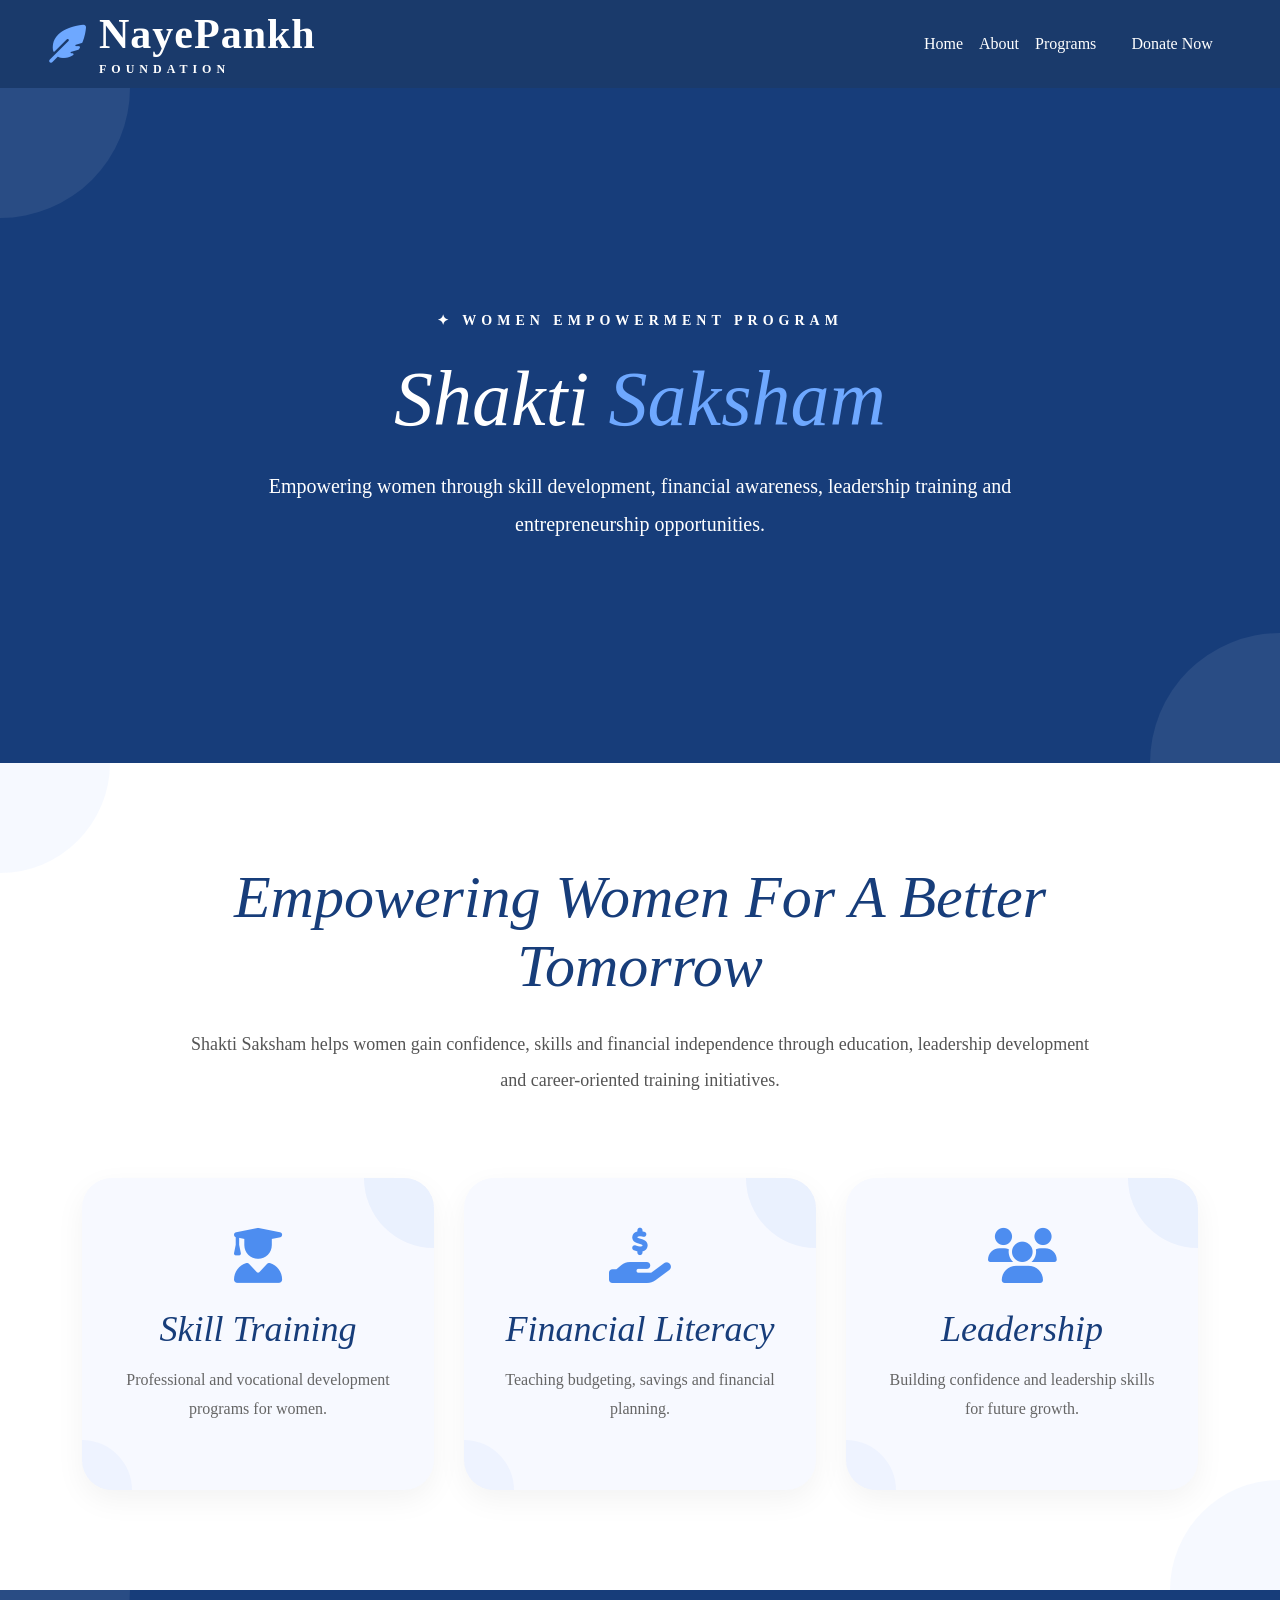
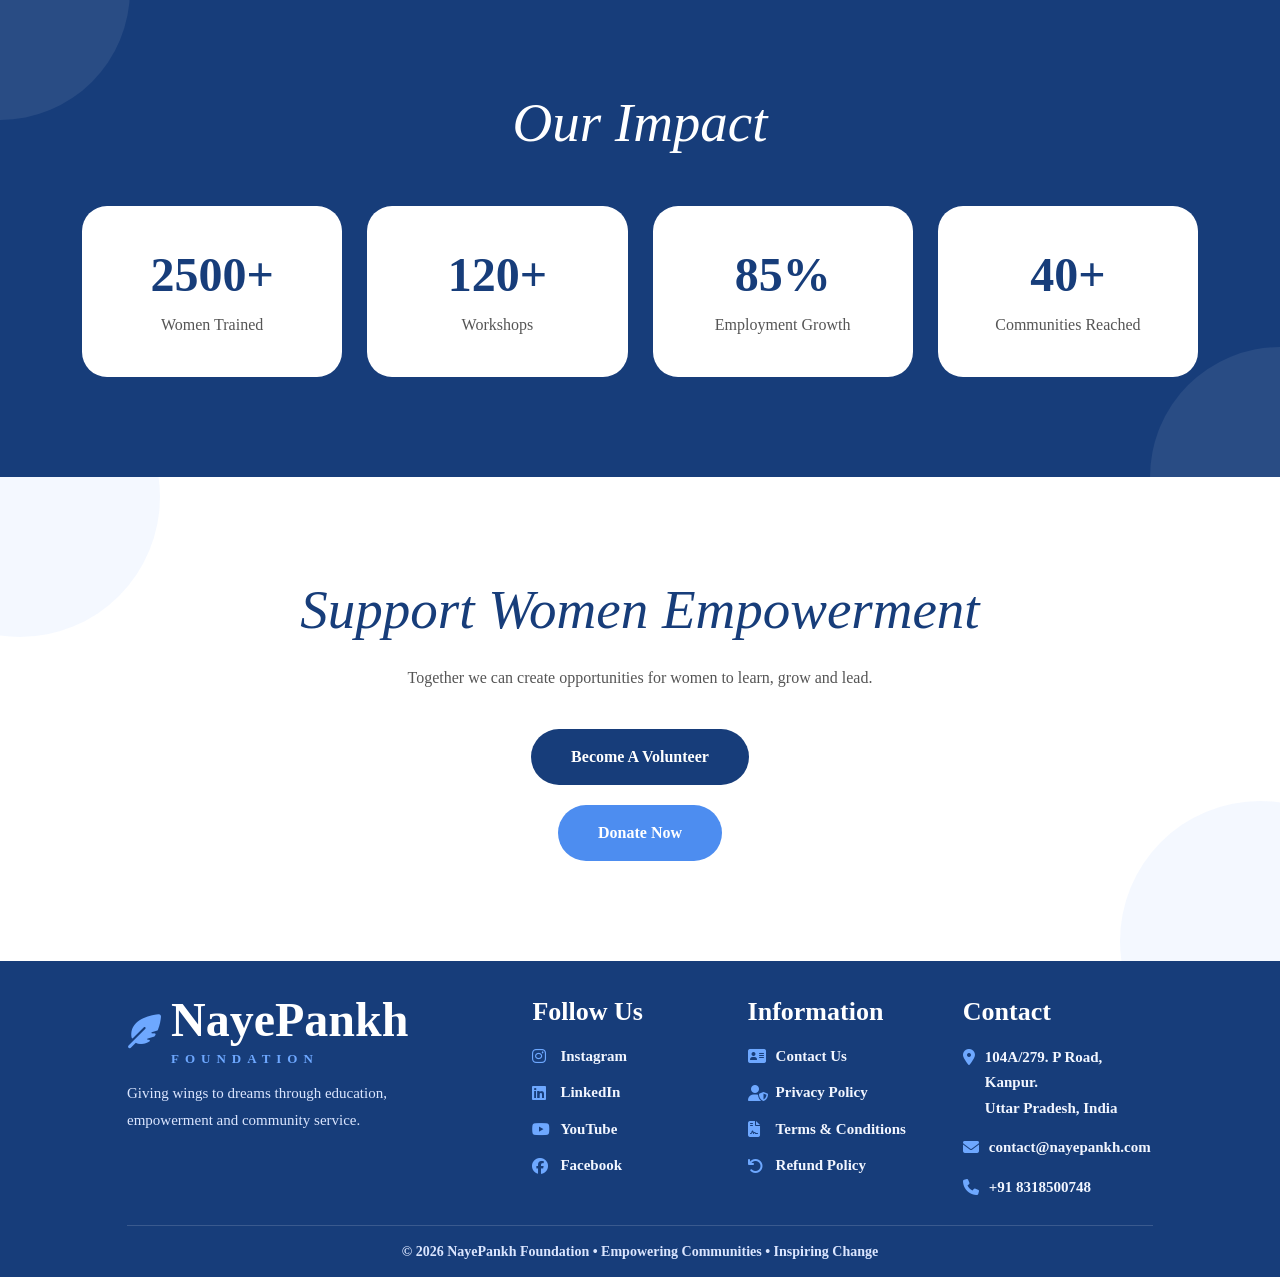
<file: women.html>
<!DOCTYPE html>
<html lang="en">

<head>

    <meta charset="UTF-8">
    <meta name="viewport" content="width=device-width, initial-scale=1.0">

    <title>Shakti Saksham | NayePankh Foundation</title>

    <link rel="stylesheet" href="style.css">
    <link rel="stylesheet" href="program.css">

    <link href="https://cdn.jsdelivr.net/npm/bootstrap@5.3.3/dist/css/bootstrap.min.css" rel="stylesheet">

    <link rel="stylesheet" href="https://cdnjs.cloudflare.com/ajax/libs/font-awesome/6.5.2/css/all.min.css">

</head>

<body>

    <!-- NAVBAR -->

    <nav class="navbar navbar-expand-lg">

        <div class="container-fluid px-5">

            <a href="index.html" class="navbar-brand custom-logo">

                <i class="fas fa-feather-alt"></i>

                <div class="logo-text">
                    <span class="logo-main">NayePankh</span>
                    <span class="logo-sub">FOUNDATION</span>
                </div>

            </a>

            <button class="navbar-toggler" type="button" data-bs-toggle="collapse" data-bs-target="#navMenu">

                <span class="navbar-toggler-icon"></span>

            </button>

            <div class="collapse navbar-collapse" id="navMenu">

                <ul class="navbar-nav ms-auto align-items-center">

                    <li class="nav-item">
                        <a class="nav-link" href="index.html">Home</a>
                    </li>

                    <li class="nav-item">
                        <a class="nav-link" href="about.html">About</a>
                    </li>

                    <li class="nav-item">
                        <a class="nav-link" href="index.html#programs">Programs</a>
                    </li>

                    <li class="nav-item ms-2">
                        <a class="nav-link nav-btn" href="donate.html">
                            Donate Now
                        </a>
                    </li>

                </ul>

            </div>

        </div>

    </nav>

    <!-- HERO -->

    <section class="program-hero">

        <div class="education-hero-content">

            <div class="eyebrow">
                ✦ WOMEN EMPOWERMENT PROGRAM
            </div>

            <h1>
                Shakti <span>Saksham</span>
            </h1>

            <p>
                Empowering women through skill development,
                financial awareness, leadership training and
                entrepreneurship opportunities.
            </p>

        </div>

    </section>

    <!-- INTRO -->

    <section class="program-section">

        <div class="container">

            <div class="program-intro">

                <h2>Empowering Women For A Better Tomorrow</h2>

                <p>
                    Shakti Saksham helps women gain confidence,
                    skills and financial independence through
                    education, leadership development and
                    career-oriented training initiatives.
                </p>

            </div>

            <!-- ACTIVITIES -->

            <div class="activities-grid">

                <div class="activity-card">

                    <i class="fas fa-user-graduate"></i>

                    <h3>Skill Training</h3>

                    <p>
                        Professional and vocational development
                        programs for women.
                    </p>

                </div>

                <div class="activity-card">

                    <i class="fas fa-hand-holding-dollar"></i>

                    <h3>Financial Literacy</h3>

                    <p>
                        Teaching budgeting, savings and
                        financial planning.
                    </p>

                </div>

                <div class="activity-card">

                    <i class="fas fa-users"></i>

                    <h3>Leadership</h3>

                    <p>
                        Building confidence and leadership
                        skills for future growth.
                    </p>

                </div>

            </div>

        </div>

    </section>

    <!-- IMPACT -->

    <section class="impact-section">

        <div class="container">

            <h2>Our Impact</h2>

            <div class="stats-grid">

                <div class="stat-card">
                    <h3>2500+</h3>
                    <p>Women Trained</p>
                </div>

                <div class="stat-card">
                    <h3>120+</h3>
                    <p>Workshops</p>
                </div>

                <div class="stat-card">
                    <h3>85%</h3>
                    <p>Employment Growth</p>
                </div>

                <div class="stat-card">
                    <h3>40+</h3>
                    <p>Communities Reached</p>
                </div>

            </div>

        </div>

    </section>

    <!-- CTA -->

    <section class="cta-section">

        <h2>Support Women Empowerment</h2>

        <p>
            Together we can create opportunities
            for women to learn, grow and lead.
        </p>

        <div class="cta-buttons">

            <a href="volunteer.html" class="cta-btn">
                Become A Volunteer
            </a>

            <a href="donate.html" class="cta-btn secondary-btn">
                Donate Now
            </a>

        </div>

    </section>

    <!-- ================= FOOTER ================= -->

    <footer class="footer">

        <div class="container">

            <div class="footer-top">

                <!-- Logo Column -->
                <div class="footer-col logo-col">

                    <div class="footer-brand">
                        <i class="fas fa-feather-alt"></i>

                        <div>
                            <h3 class="footer-logo">NayePankh</h3>
                            <span class="footer-logo-sub">FOUNDATION</span>
                        </div>
                    </div>

                    <p class="footer-desc">
                        Giving wings to dreams through education,
                        empowerment and community service.
                    </p>

                </div>

                <!-- Follow -->
                <div class="footer-col">

                    <h5 class="footer-heading">Follow Us</h5>

                    <ul class="footer-links">
                        <li><a href="http://www.instagram.com/nayepankhfoundation"><i class="fab fa-instagram"></i>
                                Instagram</a></li>
                        <li><a href="https://www.linkedin.com/company/nayepankh"><i class="fab fa-linkedin"></i>
                                LinkedIn</a></li>
                        <li><a href="https://www.youtube.com/@nayepankhfoundation"><i class="fab fa-youtube"></i>
                                YouTube</a></li>
                        <li><a href="http://www.facebook.com/nayepankhfoundation"><i class="fab fa-facebook"></i>
                                Facebook</a></li>
                    </ul>
                </div>

                <!-- Information -->
                <div class="footer-col">

                    <h5 class="footer-heading">Information</h5>

                    <ul class="footer-links">
                        <li><a href="contact.html"><i class="fas fa-address-card"></i> Contact Us</a></li>
                        <li><a href="#"><i class="fas fa-user-shield"></i> Privacy Policy</a></li>
                        <li><a href="#"><i class="fas fa-file-contract"></i> Terms & Conditions</a></li>
                        <li><a href="#"><i class="fas fa-undo"></i> Refund Policy</a></li>
                    </ul>

                </div>

                <!-- Contact -->
                <div class="footer-col">

                    <h5 class="footer-heading">Contact</h5>

                    <div class="footer-contact-info">

                        <div>
                            <i class="fas fa-map-marker-alt"></i>
                            104A/279. P Road, Kanpur.<br>
                            Uttar Pradesh, India
                        </div>

                        <div>
                            <i class="fas fa-envelope"></i>
                            contact@nayepankh.com
                        </div>

                        <div>
                            <i class="fas fa-phone"></i>
                            +91 8318500748
                        </div>

                    </div>

                </div>

            </div>

            <div class="footer-divider"></div>

            <div class="footer-bottom">
                © 2026 NayePankh Foundation • Empowering Communities • Inspiring Change
            </div>

    </footer>

    <script src="https://cdn.jsdelivr.net/npm/bootstrap@5.3.3/dist/js/bootstrap.bundle.min.js"></script>

</body>

</html>
</file>
<file: style.css>
:root {
      --deep-blue:   #1a3a6b;
      --sky-blue:    #4A90E2;
      --ivory:       #f4f8ff;
      --charcoal:    #1e1e1e;
      --light-sky:   #a8c8f0;
      --pale-blue:   #e8f0fc;
    }

    * { margin: 0; padding: 0; box-sizing: border-box; }
html{
    scroll-behavior:smooth;
    background:#21488a; /* Navbar & Footer Blue */
}

body{
    margin:0;
    padding:0;
    font-family:Georgia, "Times New Roman", serif;
    background:var(--ivory);
    color:var(--charcoal);
    overflow-x:hidden;
    overscroll-behavior:none;
    min-height:100vh;
    padding-top: 95px; /* To prevent content from being hidden behind the fixed navbar */
}
/* ===== NGO Logo ===== */

/* ===== LOGO ===== */

.custom-logo{
    display:flex;
    align-items:center;
    gap:12px;
    text-decoration:none;
}

.custom-logo i{
    font-size:38px;
    color:#6ea8ff;
}

.logo-text{
    display:flex;
    flex-direction:column;
    line-height:1;
}

.logo-main{
    color:#fff;
    font-family:Georgia, serif;
    font-size:42px;
    font-weight:600;
}

.logo-sub{
    color:#6ea8ff;
    font-size:12px;
    letter-spacing:5px;
    margin-top:8px;
    font-weight:600;
}

/* Mobile */

@media(max-width:768px){

    .logo-main{
        font-size:30px;
    }

    .logo-sub{
        font-size:10px;
        letter-spacing:3px;
    }

    .custom-logo i{
        font-size:28px;
    }
}

/* Gentle floating animation */
@keyframes featherFloat{
    0%{
        transform: translateY(0);
    }
    50%{
        transform: translateY(-4px);
    }
    100%{
        transform: translateY(0);
    }
}
.contact-circle{
    width:45px;
    height:45px;
  
    color:white;
    border-radius:50%;
    display:flex;
    align-items:center;
    justify-content:center;
    text-decoration:none;
    transition:.3s;
}

.contact-circle:hover{

    color:white;
    transform:translateY(-3px);
}
    /* ── NAVBAR ── */
/* FORCE NAVBAR TO STAY AT TOP */

.navbar{
    position: fixed !important;
    top: 0 !important;
    left: 0 !important;
    right: 0 !important;
    width: 100% !important;
    z-index: 999999 !important;

    background: #1A3A6B !important;
    margin: 0 !important;
}

/* Prevent content hiding behind navbar */
body{
    padding-top: 90px !important;
}
    .navbar-brand {
      font-size: 1.6rem;
      font-weight: bold;
      color: var(--sky-blue) !important;
      letter-spacing: 1px;
      font-style: italic;
        color:#1A3A6B !important;
    }
    .navbar-brand span { color: #fff; font-style: normal; }
   .nav-link{
    color:white !important;
    font-weight:600;
}
    .nav-link:hover { color: var(--sky-blue) !important; }
    .navbar-toggler { border-color: var(--sky-blue); }
    .navbar-toggler-icon {
      background-image: url("data:image/svg+xml,%3csvg xmlns='http://www.w3.org/2000/svg' viewBox='0 0 30 30'%3e%3cpath stroke='rgba%2874,144,226,1%29' stroke-width='2' d='M4 7h22M4 15h22M4 23h22'/%3e%3c/svg%3e");
    }
    .nav-btn {
    background:#5DA9FF;
    color:white !important;
    border-radius:30px;

      padding: 0.4rem 1.2rem !important;
      font-weight: bold;
      transition: background 0.3s, transform 0.2s;
    }
    .nav-btn:hover { background: #2563b0; transform: scale(1.05); }

/* =========================
   HERO CAROUSEL
========================= */

#heroCarousel{
    margin:0;
    padding:0;
}

.carousel-inner{
    margin:0;
    padding:0;
}




.banner-img,
.banner-video{
    width:100%;
    height:600px;
    object-fit:cover;
}
/* Remove any old slide styles */
.hero-slide{
    height:100%;
    margin:0;
    padding:0;
}
.banner-wrapper{
    position:relative;
    overflow:hidden;
}

.banner-video{
    width:100%;
    height:700px;
    object-fit:cover;
}

/* Content */
#heroCarousel{
    margin-bottom: 30px;
}
/* HERO CAROUSEL */
/* #heroCarousel,
.carousel-inner,
.carousel-item{
    height:90vh;
} */

/* #programsCarousel,
#programsCarousel .carousel-inner,
#programsCarousel .carousel-item{
    height:auto !important;
    min-height:auto !important;
} */


/* .carousel-section-2{
    padding:70px 0 120px;
    background:#f8f9fc;
} */

#programsCarousel{
    padding-bottom:60px;
}

#programsCarousel .carousel-indicators{
    bottom:-40px;
}

.banner-video{
    width:100%;
    height:90vh;
    object-fit:cover;
}

.hero-content{
    position:absolute;
    left:50%;
    bottom:80px;
    transform:translateX(-50%);
    text-align:center;
    z-index:10;
}

.hero-tagline{
    font-size: 1.6rem;
    font-family: Georgia, serif;
    line-height: 2;
    letter-spacing: 1.5px;
    max-width: 800px;
    margin: 35px auto;
    color: rgba(255,255,255,.95);
       position: relative;
    top: 20px;
}

.hero-btn{
    display:inline-block;
    background:#001f7a;
    color:#fff;
    padding:14px 40px;
    border-radius:50px;
    text-decoration:none;
    font-size:1.3rem;
    font-weight:700;
    transition:0.3s;
    margin-top: 10px;
}

.hero-btn:hover{
    background:#0030b8;
    transform:translateY(-3px);
}


.custom-arrow{
    width:70px;
    height:70px;

    border-radius:50%;

    background:linear-gradient(
        135deg,
        #4A90E2,
        #173d7a
    );

    color:white;

    box-shadow:
        0 10px 30px rgba(0,0,0,.25);

    transition:.35s ease;
}

.custom-arrow:hover{
    transform:translateY(-50%) rotate(10deg) scale(1.12);
}
/* =========================
   NGO BADGES
========================= */

.org-badges-about{
    display:flex;
    flex-wrap:wrap;
    gap:15px;

    margin:25px 0 30px;
}

.org-badge-about{

    display:flex;
    align-items:center;
    gap:10px;

    background:#173d7a;
    color:#fff;

    padding:12px 22px;

    border-radius:40px;

    font-family:Georgia, serif;
    font-size:15px;
    font-weight:600;

    box-shadow:
    0 10px 25px rgba(23,61,122,.15);

    transition:.3s ease;
}

.org-badge-about:hover{

    background:#4f8df7;

    transform:translateY(-4px);

    box-shadow:
    0 15px 35px rgba(79,141,247,.25);
}

.org-badge-about i{

    color:#fff;

    font-size:16px;
}

/* MOBILE */

@media(max-width:768px){

    .org-badges-about{

        flex-direction:column;

        align-items:flex-start;
    }

    .org-badge-about{

        width:100%;
        justify-content:center;
    }

}
/* =========================
   INDICATORS
========================= */

.carousel-indicators button{
    width:12px;
    height:12px;
    border-radius:50%;
    margin:0 5px;
}

/* =========================
   FIX WHITE GAP
========================= */

body{
    margin:0;
    padding:0;
}

.navbar{
    margin-bottom:0 !important;
}

section{
    margin-top:0;
    padding-top:0;
}
.hero-btn{
    display:block;
    width:fit-content;
    margin:40px auto 0;
    padding:14px 35px;
    background:#001B6B;
    color:white;
    border-radius:40px;
    text-decoration:none;
    font-weight:bold;
    font-size:1.2rem;
}

.hero-tagline{
    color:white;
    font-size:1.1rem;
    text-align:center;
    margin-top:20px;
    margin-bottom:20px;
}

.volunteer-btn{
    position:absolute;
    left:50%;
    bottom:90px;
    transform:translateX(-50%);

    background:#ffffff;
    color:#00154d;

   padding: 14px 40px;
    font-size: 1.2rem;
    border-radius: 40px;      /* smaller text */
    font-weight:700;

    text-decoration:none;
    transition:0.3s ease;
    z-index:100;
}

.volunteer-btn:hover{
    background:#00154d;
    color:white;
     transform: translateY(-3px);
    transition: 0.3s;
}
    /* Text content */
    .hero-slide .slide-content {
      position: relative;
      z-index: 3;
      text-align: center;
      padding: 2rem 1.5rem;
      max-width: 820px;
      animation: heroFadeUp 0.9s ease both;
    }
    @keyframes heroFadeUp {
      from { opacity: 0; transform: translateY(35px); }
      to   { opacity: 1; transform: translateY(0); }
    }
    .slide-eyebrow {
      display: inline-block;
      background: rgba(74,144,226,0.25);
      border: 1px solid rgba(74,144,226,0.5);
      color: #a8c8f0;
      font-size: 0.78rem;
      letter-spacing: 4px;
      text-transform: uppercase;
      padding: 0.4rem 1.2rem;
      border-radius: 25px;
      margin-bottom: 1.4rem;
      backdrop-filter: blur(4px);
    }
    .slide-content h1 {
      font-size: clamp(2.4rem, 6vw, 5rem);
      color: #fff;
      font-style: italic;
      line-height: 1.15;
      margin-bottom: 1.1rem;
      text-shadow: 0 2px 20px rgba(0,0,0,0.4);
    }
    .slide-content h1 em {
      color: #7ab8f5;
      font-style: normal;
    }
    .slide-content p {
      font-size: 1.1rem;
      color: #c5d9f0;
      max-width: 600px;
      margin: 0 auto 2rem;
      line-height: 1.85;
    }
    .slide-btns {
      display: flex;
      gap: 1rem;
      justify-content: center;
      flex-wrap: wrap;
    }
    .btn-blue {
      background: var(--sky-blue);
      color: #fff;
      border: none;
      padding: 0.85rem 2.2rem;
      border-radius: 30px;
      font-size: 1rem;
      font-family: Georgia, serif;
      cursor: pointer;
      transition: all 0.3s;
      text-decoration: none;
      box-shadow: 0 4px 20px rgba(74,144,226,0.4);
    }
    .btn-blue:hover { background: #2563b0; transform: translateY(-3px); color: #fff; }
    .btn-outline-light-custom {
      background: transparent;
      color: #fff;
      border: 2px solid rgba(255,255,255,0.6);
      padding: 0.85rem 2.2rem;
      border-radius: 30px;
      font-size: 1rem;
      font-family: Georgia, serif;
      cursor: pointer;
      transition: all 0.3s;
      text-decoration: none;
    }
    .btn-outline-light-custom:hover { border-color: #fff; background: rgba(255,255,255,0.12); color: #fff; }

    /* Carousel controls */
    #heroCarousel .carousel-control-prev,
    #heroCarousel .carousel-control-next {
      width: 56px; height: 56px;
      background: rgba(255,255,255,0.12);
      border: 2px solid rgba(255,255,255,0.3);
      border-radius: 50%;
      top: 50%; transform: translateY(-50%);
      margin: 0 1.5rem;
      opacity: 1;
      backdrop-filter: blur(4px);
      transition: background 0.3s, border-color 0.3s;
    }
    #heroCarousel .carousel-control-prev:hover,
    #heroCarousel .carousel-control-next:hover {
      background: var(--sky-blue);
      border-color: var(--sky-blue);
    }

    /* Indicators */
    #heroCarousel .carousel-indicators {
      bottom: 2rem;
      gap: 0.5rem;
    }
    #heroCarousel .carousel-indicators [data-bs-target] {
      width: 32px; height: 4px;
      border-radius: 2px;
      background: rgba(255,255,255,0.4);
      border: none;
      transition: background 0.3s, width 0.3s;
    }
    #heroCarousel .carousel-indicators .active {
      background: #fff;
      width: 48px;
    }

    /* Scroll indicator */
    .scroll-indicator {
      position: absolute;
      bottom: 2rem;
      right: 2rem;
      color: rgba(255,255,255,0.5);
      font-size: 1.3rem;
      animation: bounce 2s infinite;
      z-index: 10;
    }
    @keyframes bounce {
      0%,100% { transform: translateY(0); }
      50%      { transform: translateY(10px); }
    }

  /* STATS SECTION */
.stats-bar{
    background:linear-gradient(135deg,#1a3a6b,#2563b0);
    padding:50px 0;
    margin-bottom:80px;
}

.stat-item{
    text-align:center;
}

.stat-num{
    font-size:3rem;
    color:#5ea2ff;
    font-weight:700;
}

.stat-label{
    color:#fff;
    font-size:1rem;
    letter-spacing:1px;
    text-transform:uppercase;
}
    /* ── SECTION TITLES ── */
    .section-eyebrow {
      color: var(--sky-blue);
      font-size: 0.8rem;
      letter-spacing: 4px;
      text-transform: uppercase;
      display: block;
      margin-bottom: 0.5rem;
    }
    .section-title {
      font-size: clamp(1.8rem, 4vw, 2.8rem);
      color: var(--deep-blue);
      font-style: italic;
      margin-bottom: 0.5rem;
    }
    .section-divider {
      width: 60px;
      height: 3px;
      background: var(--sky-blue);
      margin: 1rem auto 2rem;
      border-radius: 2px;
    }
    .section-divider.left { margin-left: 0; }

    /* ── CAROUSEL 1: HERO GALLERY ── */
    .carousel-section-1 {
      padding: 5rem 0;
      background: var(--ivory);
    }
    #galleryCarousel .carousel-inner { border-radius: 16px; overflow: hidden; box-shadow: 0 20px 60px rgba(0,0,0,0.15); }
    #galleryCarousel .carousel-item {
      height: 480px;
      background: linear-gradient(135deg, #2563b0, #1a3a6b);
      display: flex;
      align-items: center;
      justify-content: center;
      position: relative;
    }
    .carousel-placeholder {
      width: 100%;
      height: 100%;
      display: flex;
      flex-direction: column;
      align-items: center;
      justify-content: center;
      color: rgba(255,255,255,0.3);
      gap: 1rem;
    }
    .carousel-placeholder i { font-size: 4rem; }
    .carousel-placeholder p { font-size: 1rem; font-style: italic; }
    .carousel-overlay {
      position: absolute;
      bottom: 0; left: 0; right: 0;
      background: linear-gradient(transparent, rgba(26,58,107,0.9));
      padding: 2rem;
      color: #fff;
    }
    .carousel-overlay h3 { font-style: italic; font-size: 1.6rem; margin-bottom: 0.3rem; }
    .carousel-overlay p  { color: #c5d9f0; font-size: 0.95rem; }
    #galleryCarousel .carousel-control-prev,
    #galleryCarousel .carousel-control-next {
      width: 50px; height: 50px;
      background: var(--sky-blue);
      border-radius: 50%;
      top: 50%; transform: translateY(-50%);
      margin: 0 1rem;
      opacity: 1;
    }
    #galleryCarousel .carousel-indicators [data-bs-target] {
      background: var(--sky-blue);
      width: 10px; height: 10px;
      border-radius: 50%;
      border: none;
    }

/* =========================
   ABOUT SECTION
========================= */

.about-section{
    background:#f4f7fc;
    padding:120px 0;
    position:relative;
    overflow:hidden;
}

.about-container{
    max-width:1400px;
    margin:auto;
    padding:0 50px;

    display:grid;
    grid-template-columns:55% 45%;
    gap:70px;

    align-items:center;
}

/* IMAGE */

.about-image{
    position:relative;
}

.about-image img{
    width:100%;
    max-width:850px;

    border-radius:30px;

    display:block;

    box-shadow:
    0 20px 50px rgba(0,0,0,.12);

    transition:.4s ease;
}

.about-image img:hover{
    transform:scale(1.02);
}

/* CONTENT */

.section-tag{
    display:block;

    color:#4f8df7;

    letter-spacing:4px;

    font-size:14px;
    font-weight:700;

    margin-bottom:15px;

    text-transform:uppercase;
}

.about-title{
    font-family:Georgia, serif;

    font-size:4rem;
    font-style:italic;

    color:#173d7a;

    line-height:1.1;

    margin-bottom:25px;
}

/* REGISTRATION BADGES */

.org-badges-about{
    display:flex;
    flex-wrap:wrap;

    gap:15px;

    margin-bottom:30px;
}

.org-badge-about{
    display:flex;
    align-items:center;
    gap:10px;

    background:#173d7a;
    color:white;

    padding:12px 22px;

    border-radius:40px;

    font-size:15px;
    font-weight:600;

    box-shadow:
    0 10px 25px rgba(23,61,122,.15);

    transition:.3s ease;
}

.org-badge-about:hover{
    background:#4f8df7;
    transform:translateY(-4px);
}

.org-badge-about i{
    font-size:16px;
}

/* PARAGRAPHS */

.about-content p{
    font-size:1.15rem;

    line-height:2;

    color:#444;

    margin-bottom:25px;
}

/* TAGS */

.about-tags{
    display:flex;
    flex-wrap:wrap;

    gap:15px;

    margin-top:30px;
}

.about-tags span{
    padding:12px 22px;

    border-radius:30px;

    background:white;

    border:1px solid #d8e4f5;

    color:#173d7a;

    font-size:15px;
    font-weight:600;

    transition:.3s ease;
}

.about-tags span:hover{
    background:#4f8df7;
    color:white;
    transform:translateY(-3px);
}

/* RESPONSIVE */

@media(max-width:991px){

    .about-container{
        grid-template-columns:1fr;
        gap:50px;
        padding:0 25px;
    }

    .about-title{
        font-size:3rem;
    }

    .org-badges-about{
        justify-content:center;
    }
}

@media(max-width:768px){

    .about-title{
        font-size:2.5rem;
    }

    .about-content p{
        font-size:1rem;
    }

    .org-badges-about{
        flex-direction:column;
        align-items:stretch;
    }

    .org-badge-about{
        justify-content:center;
    }

    .about-tags{
        justify-content:center;
    }
}
/* INITIATIVES SECTION */
.initiatives-section{
    background: linear-gradient(180deg, #234a8a 0%, #2f66b8 100%);
    padding: 100px 80px;
    text-align: center;
    color: #fff;
     margin-top: 100px;
}

.initiatives-section .section-eyebrow{
    display: block;
    font-size: 14px;
    letter-spacing: 5px;
    text-transform: uppercase;
    color: white;
    margin-bottom: 20px;
    font-family: Georgia, serif;
}

/* Initiatives Main Heading */

.initiatives-section h2{
    font-family: Georgia, serif;
    font-size: 65px;
    font-style: italic;
    font-weight: 900;
    line-height: 1.1;
    text-align: center;
    color: #ffffff;
    margin-bottom: 30px;
}

.initiatives-section h2 span{
    color: #6ea8ff;
    font-style: italic;
    font-weight: 900;
}

.initiatives-section p{
    max-width: 950px;
    margin: 0 auto;
    font-size: 22px;
    line-height: 1.8;
    color: rgba(255,255,255,0.9);
    font-family: Georgia, serif;
}

.initiatives-section .divider{
    width: 100px;
    height: 4px;
    background: #69a7ff;
    margin: 35px auto 0;
    border-radius: 20px;
}



/* LINK */

.about-link{
    display:inline-block;
    margin-top:30px;
    text-decoration:none;
    font-family:Georgia, serif;
    font-size:22px;
    font-weight:600;
    color:#4f8df7;
}

.about-link:hover{
    color:#1f4078;
}

/* MOBILE */

@media(max-width:991px){

    .about-container{
        grid-template-columns:1fr;
        gap:40px;
        padding:0 25px;
    }

    .about-title{
        font-size:2.4rem;
    }

    .about-image img{
        width:100%;
        height:auto;
    }
}
/* =========================
   PROGRAMS SECTION
========================= */

.carousel-section-2{
    background:#f8f9fc;
    padding:100px 0;
    position:relative;
    overflow:hidden;
}

/* SAME SIZE DECORATIVE CIRCLES */

.carousel-section-2::before{
    content:"";
    position:absolute;
    width:300px;
    height:300px;
    border-radius:50%;
    background:rgba(77,141,240,.08);
    top:-150px;
    left:-150px;
}

.carousel-section-2::after{
    content:"";
    position:absolute;
    width:300px;
    height:300px;
    border-radius:50%;
    background:rgba(77,141,240,.08);
    bottom:-150px;
    right:-150px;
}

/* HEADING */

.carousel-section-2 .section-title{
    font-family:Georgia, serif;
    font-size:68px;
    font-style:italic;
    color:#173d7a;
    margin-bottom:15px;
}

.carousel-section-2 .section-title em{
    color:#4d8df0;
}

.carousel-section-2 .section-eyebrow{
    color:#4d8df0;
    letter-spacing:4px;
    font-size:14px;
    font-weight:700;
}

/* GRID */

.programs-grid{
    display:grid;
    grid-template-columns:repeat(3,1fr);
    gap:35px;
    margin-top:60px;
    position:relative;
    z-index:2;
}

/* CARD */

.program-card{
    background:#fff;

    border-radius:30px;

    padding:40px;

    min-height:380px;

    border-top:5px solid #4d8df0;

    box-shadow:
    0 15px 40px rgba(0,0,0,.08);

    transition:.35s ease;

    display:flex;
    flex-direction:column;
    justify-content:space-between;
}

.program-card:hover{
    transform:translateY(-10px);

    box-shadow:
    0 25px 55px rgba(0,0,0,.14);
}

/* ICON */

.program-icon{
    width:95px;
    height:95px;

    background:#eef5ff;

    border-radius:22px;

    display:flex;
    align-items:center;
    justify-content:center;

    font-size:42px;

    margin-bottom:25px;
}
.program-link{
    text-decoration:none;
    color:inherit;

    display:block;
    width:100%;
    height:100%;
}

.program-link:hover{
    color:inherit;
}
/* TITLE */

.program-card h4{
    color:#173d7a;

    font-family:Georgia, serif;
    font-size:32px;
    font-style:italic;

    margin-bottom:15px;
}

/* TEXT */

.program-card p{
    color:#555;
    line-height:1.9;
    font-size:16px;
}

/* TAG */

.program-tag{
    background:#eef5ff;
    color:#2f6edc;

    padding:10px 22px;

    border-radius:50px;

    display:inline-block;

    font-size:14px;
    font-weight:600;

    margin-top:20px;
}

/* RESPONSIVE */

@media(max-width:992px){

    .programs-grid{
        grid-template-columns:repeat(2,1fr);
    }

}

@media(max-width:768px){

    .programs-grid{
        grid-template-columns:1fr;
    }

    .carousel-section-2 .section-title{
        font-size:42px;
    }

}
/* ================= VOLUNTEER JOURNEY ================= */

.volunteer-section{
    background:#173d7a;
    padding:100px 0 80px;
    position:relative;
    overflow:hidden;
}

.volunteer-section::before{
    content:"";
    position:absolute;
    width:300px;
    height:300px;
    border-radius:50%;
    background:rgba(255,255,255,0.05);
    top:-100px;
    left:-100px;
}

.volunteer-section::after{
    content:"";
    position:absolute;
    width:250px;
    height:250px;
    border-radius:50%;
    background:rgba(255,255,255,0.05);
    bottom:-80px;
    right:-80px;
}

/* Heading */

.volunteer-section .section-title{
    color:#fff;
    font-family:Georgia, serif;
    font-size:60px;
    font-style:italic;
}

.volunteer-section .section-title em{
    color:#6ea8ff;
}

.volunteer-section .section-eyebrow{
    color:#6ea8ff;
    letter-spacing:4px;
    text-transform:uppercase;
    font-size:13px;
}

.volunteer-subtitle{
    color:#d9e6ff;
    font-size:18px;
    max-width:700px;
    margin:auto;
}

/* Timeline */

.journey-wrapper{
    display:flex;
    justify-content:center;
    align-items:center;
    gap:20px;
    flex-wrap:nowrap;

    margin-bottom:50px; /* IMPORTANT */
}

/* Cards */

.journey-card{
    width:250px;
    height:320px;

    background:#fff;
    border-radius:25px;
    padding:30px 20px;

    text-align:center;

    display:flex;
    flex-direction:column;
    align-items:center;

    box-shadow:0 12px 30px rgba(0,0,0,0.15);

    transition:0.3s;
}

.journey-card:hover{
    transform:translateY(-8px);
}

.journey-number{
    width:80px;
    height:80px;

    background:#4d8df0;
    color:#fff;

    border-radius:50%;

    display:flex;
    align-items:center;
    justify-content:center;

    font-size:36px;
    font-weight:bold;

    margin-bottom:20px;
}

.journey-card h4{
    font-family:Georgia, serif;
    font-size:28px;
    font-weight:700;
    color:#173d7a;
    margin-bottom:15px;
}

.journey-card p{
    font-family:Georgia, serif;
    font-size:15px;
    line-height:1.7;
    color:#666;
}

/* Connector line */

.journey-line{
    width:45px;
    height:4px;
    background:#6ea8ff;
    border-radius:20px;
}

/* Button */

/* .volunteer-btn-wrapper{
    display:flex;
    justify-content:center;
    align-items:center;

    margin-top:40px;
    clear:both;
} */

/* ===============================
   VOLUNTEER NOTE
================================ */

.volunteer-note{

    max-width:900px;

    margin:60px auto 0;

    text-align:center;

    background:rgba(255,255,255,.08);

    backdrop-filter:blur(10px);

    padding:40px;

    border-radius:25px;

    border:1px solid rgba(255,255,255,.15);
}

.volunteer-note p{

    color:white;

    font-size:1.15rem;

    line-height:1.9;

    margin-bottom:25px;
}

/* BUTTON */

.cta-btn-secondary{

    display:inline-flex;

    align-items:center;

    gap:10px;

    padding:15px 34px;

    border-radius:50px;

    text-decoration:none;

    background:white;

    color:#173d7a;

    font-weight:700;

    transition:.35s ease;

    box-shadow:0 12px 30px rgba(0,0,0,.15);
}

.cta-btn-secondary:hover{

    background:#4A90E2;

    color:white;

    transform:translateY(-4px);

    box-shadow:0 18px 40px rgba(74,144,226,.35);
}
/* Mobile */

@media(max-width:992px){

    .journey-wrapper{
        flex-direction:column;
    }

    .journey-line{
        width:4px;
        height:60px;
    }

    .journey-card{
        width:90%;
        max-width:350px;
    }

    .volunteer-section .section-title{
        font-size:42px;
    }
}
/* =========================
   IMPACT SECTION
========================= */

.impact-section{
    padding:100px 0;
    background:#f4f7fc;
    position:relative;
    overflow:hidden;
}

.impact-section::before{
    content:"";
    position:absolute;
    width:300px;
    height:300px;
    background:#dfe8f7;
    border-radius:50%;
    top:-150px;
    left:-150px;
}

.impact-section::after{
    content:"";
    position:absolute;
    width:300px;
    height:300px;
    background:#dfe8f7;
    border-radius:50%;
    bottom:-150px;
    right:-150px;
}

.impact-title{
    font-family:Georgia, serif;
    font-size:4.5rem;
    font-style:italic;
    color:#173d7a;
    margin-bottom:20px;
}

.impact-title em{
    color:#4d8df0;
}

.impact-subtitle{
    max-width:700px;
    margin:0 auto 60px;
    color:#555;
    line-height:1.8;
}

.impact-counters{
    display:grid;
    grid-template-columns:repeat(4,1fr);
    gap:25px;
}

.counter-card{
    background:white;
    border-radius:25px;
    padding:35px;
    text-align:center;
    box-shadow:0 15px 35px rgba(0,0,0,.08);
    transition:.3s;
}

.counter-card:hover{
    transform:translateY(-8px);
}

.counter-card h3{
    color:#4d8df0;
    font-size:3rem;
    margin-bottom:10px;
    font-weight:700;
}

.counter-card span{
    color:#173d7a;
    font-weight:600;
}

@media(max-width:768px){

    .impact-counters{
        grid-template-columns:1fr 1fr;
    }

    .impact-title{
        font-size:3rem;
    }
}
/* ===== MISSION SECTION ===== */

.mission-section{
    background:#173d7a;
    padding:120px 0;
    position:relative;
    overflow:hidden;
}

/* Decorative circles like Volunteer section */
/* MISSION DECORATIVE CIRCLES */

.mission-section{
    position:relative;
    overflow:hidden;
}

.mission-section::before{
    content:"";
    position:absolute;

    width:300px;
    height:300px;

    border-radius:50%;

    background:rgba(255,255,255,.08);

    top:-150px;
    left:-150px;
}

.mission-section::after{
    content:"";
    position:absolute;

    width:300px;
    height:300px;

    border-radius:50%;

    background:rgba(255,255,255,.08);

    bottom:-150px;
    right:-150px;
}

.mission-content{
    display:flex;
    align-items:center;
    gap:80px;
}

.mission-icon{
    width:220px;
    height:220px;
    min-width:220px;

    background:#4d8df0;
    border-radius:50%;

    display:flex;
    justify-content:center;
    align-items:center;

    font-size:80px;
    color:white;

    animation:pulse 3s infinite;
}
/* WHITE BACKGROUND SECTIONS */

.carousel-section-2 .section-eyebrow,
.change-lives-section .section-eyebrow{
    color:#4d8df0 !important;
}

/* BLUE BACKGROUND SECTIONS */

.volunteer-section .section-eyebrow,
.mission-section .section-eyebrow,
.testimonial-section .section-eyebrow{
    color:#ffffff !important;
}
.mission-right h2{
    font-family:Georgia, serif;
    font-size:70px;
    color:white;
    margin-bottom:25px;
    font-style:italic;
}

.mission-right h2 span{
    color:#6ea8ff;
}

.mission-right blockquote{
    font-family:Georgia, serif;
    font-size:34px;
    font-style:italic;
    color:white;
    margin-bottom:25px;
}

.mission-right p{
    color:#dce7ff;
    font-size:18px;
    line-height:2;
    max-width:900px;
}

@keyframes pulse{
    0%{
        transform:scale(1);
    }

    50%{
        transform:scale(1.05);
    }

    100%{
        transform:scale(1);
    }
}

@media(max-width:991px){

    .mission-content{
        flex-direction:column;
        text-align:center;
    }

    .mission-right h2{
        font-size:48px;
    }

    .mission-icon{
        width:180px;
        height:180px;
        font-size:65px;
    }
}

/* ══════════════ HOW WE CHANGE LIVES ══════════════ */

.change-lives-section{
    background:#f8f9fc;
    padding:120px 0;
    position:relative;
    overflow:hidden;
}

/* Decorative circles */

.change-lives-section::before{
    content:"";
    position:absolute;
    width:320px;
    height:320px;
    border-radius:50%;
    background:rgba(77,141,240,0.07);

    top:-120px;
    left:-120px;
}

.change-lives-section::after{
    content:"";
    position:absolute;
    width:250px;
    height:250px;
    border-radius:50%;
    background:rgba(77,141,240,0.07);

    bottom:-100px;
    right:-100px;
}

/* Heading */

.change-lives-section .section-eyebrow{
    color:#4d8df0;
    font-size:14px;
    font-weight:700;
    letter-spacing:5px;
    text-transform:uppercase;
}

.change-lives-section .section-title{
    font-family:Georgia, serif;
    font-size:72px;
    font-style:italic;
    color:#173d7a;
    margin-top:10px;
}

.change-lives-section .section-title em{
    color:#4d8df0;
    font-style:italic;
}

.change-subtitle{
    color:#666;
    font-size:20px;
    margin-top:15px;
}

.section-divider{
    width:90px;
    height:4px;
    background:#4d8df0;
    margin:20px auto;
    border-radius:50px;
}

/* Cards */

.life-card{

    background:#fff;

    border-radius:30px;

    padding:40px;

    height:100%;

    border-top:5px solid #4d8df0;

    box-shadow:
    0 15px 40px rgba(0,0,0,.08);

    transition:.4s ease;
}

.life-card:hover{

    transform:translateY(-12px);

    box-shadow:
    0 25px 55px rgba(0,0,0,.15);
}

/* Icon Box */

.life-image{

    width:90px;
    height:90px;

    background:#eef5ff;

    border-radius:22px;

    display:flex;
    justify-content:center;
    align-items:center;

    margin-bottom:25px;
}

.life-image i{

    font-size:40px;

    color:#4d8df0;
}

/* Card Heading */

.life-card h3{

    font-family:Georgia, serif;

    color:#173d7a;

    font-size:34px;

    margin-bottom:20px;
}

/* Description */

.life-card p{

    font-family:Georgia, serif;

    color:#555;

    font-size:18px;

    line-height:2;
}

/* Mobile */

@media(max-width:991px){

    .change-lives-section .section-title{

        font-size:50px;
    }

    .life-card{

        padding:30px;
    }

    .life-card h3{

        font-size:28px;
    }
}

/* ================= TESTIMONIALS ================= */

.testimonial-section{
    background:#173d7a;
    padding:120px 0;
    position:relative;
    overflow:hidden;
}

.testimonial-section::before{
    content:"";
    position:absolute;
    width:350px;
    height:350px;
    border-radius:50%;
    background:rgba(255,255,255,.05);
    top:-120px;
    left:-120px;
}

.testimonial-section::after{
    content:"";
    position:absolute;
    width:280px;
    height:280px;
    border-radius:50%;
    background:rgba(255,255,255,.05);
    bottom:-100px;
    right:-100px;
}

.testimonial-section .section-eyebrow{
    color:#6ea8ff;
    letter-spacing:4px;
    text-transform:uppercase;
    font-size:13px;
    font-weight:600;
}

.testimonial-section .section-title{
    color:#fff;
    font-size:68px;
    font-family:Georgia, serif;
    font-style:italic;
}

.testimonial-section .section-title em{
    color:#6ea8ff;
}

.testimonial-subtitle{
    color:#d9e6ff;
    font-size:18px;
}

.testimonial-card{
    background:rgba(255,255,255,0.08);
    border:1px solid rgba(255,255,255,0.15);

    backdrop-filter:blur(15px);

    border-radius:25px;

    padding:35px;

    height:100%;

    transition:.4s ease;

    color:#fff;
}

.testimonial-card:hover{
    transform:translateY(-10px);
    background:rgba(255,255,255,0.12);
}

.quote-icon{
    font-size:60px;
    color:#6ea8ff;
    line-height:1;
    margin-bottom:10px;
}

.testimonial-card p{
    font-size:17px;
    line-height:1.9;
    color:#eef4ff;
    font-family:Georgia, serif;
}

.testimonial-user{
    margin-top:25px;
}

.testimonial-user h4{
    margin:0;
    color:#fff;
    font-size:24px;
    font-family:Georgia, serif;
    font-weight:bold;
}

.testimonial-user span{
    color:#6ea8ff;
    font-size:14px;
    letter-spacing:1px;
}

@media(max-width:768px){

    .testimonial-section .section-title{
        font-size:48px;
    }
}

/* ==========================================
   CTA SECTION
========================================== */

.cta-section{
    background:#f8f9fc;
    padding:90px 0;
    text-align:center;
    position:relative;
    overflow:hidden;
}

/* Decorative Circles */

.cta-section::before{
    content:"";
    position:absolute;

    width:280px;
    height:280px;

    border-radius:50%;
    background:rgba(77,141,240,0.06);

    top:-120px;
    left:-120px;
}

.cta-section::after{
    content:"";
    position:absolute;

    width:280px;
    height:280px;

    border-radius:50%;
    background:rgba(77,141,240,0.06);

    bottom:-120px;
    right:-120px;
}

.cta-content{
    position:relative;
    z-index:2;
}

.cta-eyebrow{
    color:#4d8df0;
    letter-spacing:4px;
    text-transform:uppercase;
    font-size:13px;
    font-weight:600;
}

.cta-title{
    font-family:Georgia, serif;
    font-size:64px;
    font-style:italic;
    color:#173d7a;
    margin:18px 0;
}

.cta-title em{
    color:#4d8df0;
}

.cta-text{
    max-width:850px;
    margin:auto;
    color:#555;
    line-height:1.9;
    font-size:18px;
}

.cta-buttons{
    margin-top:40px;
    display:flex;
    justify-content:center;
    gap:20px;
    flex-wrap:wrap;
}

.cta-btn-primary{
    background:#4d8df0;
    color:#fff;
    padding:15px 40px;
    border-radius:50px;
    text-decoration:none;
    font-weight:600;
    transition:.3s;
}

.cta-btn-primary:hover{
    background:#173d7a;
    transform:translateY(-3px);
}

.cta-btn-secondary{
    border:2px solid #173d7a;
    color:#173d7a;
    padding:15px 40px;
    border-radius:50px;
    text-decoration:none;
    font-weight:600;
    transition:.3s;
}

.cta-btn-secondary:hover{
    background:#173d7a;
    color:#fff;
    transform:translateY(-3px);
}

/* ==========================
        FOOTER
========================== */

.footer{
    background:#173d7a;
    color:#fff;
    padding:35px 0 15px;
     margin-bottom:0 !important;
    
}

.footer .container{
    max-width:1050px;
}

/* ===== FOOTER ROW ===== */

.footer-top{
    display:grid;
    grid-template-columns:
    2fr
    1fr
    1fr
    1fr;

    gap:25px;
    align-items:flex-start;
}

/* ===== LOGO COLUMN ===== */

.logo-col{
    text-align:left;
}

.footer-brand{
    display:flex;
    align-items:center;
    gap:10px;
    margin-bottom:12px;
}

.footer-brand i{
    font-size:34px;
    color:#6ea8ff;
}

.footer-logo{
    margin:0;
    color:#fff;
    font-family:Georgia, serif;
    font-size:48px;
    font-weight:700;
    line-height:1;
}

.footer-logo-sub{
    display:block;
    color:#6ea8ff;
    letter-spacing:6px;
    font-size:13px;
    font-weight:600;
    margin-top:5px;
}

.footer-desc{
    color:#dbe6ff;
    font-size:15px;
    line-height:1.8;
    max-width:280px;
    margin:0;
}

/* ===== HEADINGS ===== */

.footer-heading{
    color:#fff;
    font-family:Georgia, serif;
    font-size:26px;
    font-weight:700;
    margin-bottom:18px;
}

/* ===== LINKS ===== */

.footer-links{
    list-style:none;
    padding:0;
    margin:0;
}

.footer-links li{
    margin-bottom:14px;
}

.footer-links a{
    text-decoration:none;
    color:#f2f6ff;
    font-family:Georgia, serif;
    font-size:15px;
    font-weight:600;

    display:flex;
    align-items:center;
    gap:10px;

    transition:.3s ease;
}

.footer-links a:hover{
    color:#6ea8ff;
    transform:translateX(4px);
}

.footer-links i{
    width:18px;
    color:#6ea8ff;
    font-size:16px;
}

/* ===== CONTACT ===== */

.footer-contact-info{
    display:flex;
    flex-direction:column;
    gap:14px;
}

.footer-contact-info div{
    display:flex;
    align-items:flex-start;
    gap:10px;

    color:#f2f6ff;
    font-family:Georgia, serif;
    font-size:15px;
    font-weight:600;
    line-height:1.7;
}

.footer-contact-info i{
    color:#6ea8ff;
    font-size:16px;
    margin-top:4px;
}

/* ===== DIVIDER ===== */

.footer-divider{
    height:1px;
    background:rgba(255,255,255,.15);
    margin:25px 0 15px;
}

/* ===== COPYRIGHT ===== */

.footer-bottom{
    text-align:center;
    color:#dbe6ff;
    font-family:Georgia, serif;
    font-size:14px;
    font-weight:600;
}

/* ===== RESPONSIVE ===== */

@media(max-width:992px){

    .footer-top{
        grid-template-columns:1fr 1fr;
        gap:30px;
    }

    .footer-logo{
        font-size:40px;
    }

    .footer-heading{
        font-size:24px;
    }
}

@media(max-width:768px){

    .footer{
        padding:30px 0 12px;
    }

    .footer-top{
        grid-template-columns:1fr;
        gap:25px;
    }

    .footer-brand{
        justify-content:center;
    }

    .logo-col{
        text-align:center;
    }

    .footer-desc{
        max-width:100%;
        margin:auto;
    }

    .footer-logo{
        font-size:34px;
    }

    .footer-heading{
        font-size:22px;
    }

    .footer-links a,
    .footer-contact-info div{
        font-size:14px;
    }

    .footer-bottom{
        font-size:13px;
    }
}
    .cta-title{
        font-size:42px;
    }

    .cta-text{
        font-size:16px;
    }

    .cta-buttons{
        flex-direction:column;
        align-items:center;
    }


    /* Main headings */
.program-card h3,
.impact-card h3,
.program-content h3,
.program-details h3{
    font-family: Georgia, serif;
    font-weight: 700;
    color: #173d7a;
    line-height: 1.2;
}

/* Paragraphs */
.program-card p,
.impact-card p,
.program-content p,
.program-details p{
    font-family: Georgia, serif;
    font-size: 18px;
    font-weight: 500;
    line-height: 1.8;
    color: #555;
}

/* Buttons and badges */
.program-tag,
.program-btn,
.impact-badge{
    font-family: Georgia, serif;
    font-weight: 700;
}

/* Section Titles */
.program-title,
.impact-title,
.section-title{
    font-family: Georgia, serif;
    font-weight: 700;
    color: #173d7a;
}

/* Lists */
.program-content li,
.program-details li{
    font-family: Georgia, serif;
    font-size: 18px;
    font-weight: 500;
    line-height: 1.8;
}
.about-tags{
    margin-bottom: 55px;
}
body{
    font-family: Georgia, serif;
}

h1,h2,h3,h4,h5,h6{
    font-family: Georgia, serif;
    font-weight: 600;
}

p,
li,
a,
span{
    font-family: Georgia, serif;
}


/* html,
body{
    margin:0;
    padding:0;
    overflow-x:hidden;
    background:#173d7a; /* same color as navbar/footer */

.navbar{
    position: relative;
    z-index: 99999;
}

.custom-logo{
    position: relative;
    z-index: 99999;
    pointer-events: auto;
    cursor: pointer;
}

.navbar-nav a{
    position: relative;
    z-index: 99999;
    pointer-events: auto;
}

.about-section{
    position:relative;
    overflow:hidden;
    background:#eef2f8;
}

/* TOP LEFT */

.about-section::before{
    content:"";
    position:absolute;

    width:260px;
    height:260px;

    border-radius:50%;

    background:#dfe6f2;

    top:-130px;
    left:-130px;
}

/* BOTTOM RIGHT */

.about-section::after{
    content:"";
    position:absolute;

    width:260px;
    height:260px;

    border-radius:50%;

    background:#dfe6f2;

    bottom:-130px;
    right:-130px;
}

.initiatives-section{
    position:relative;
    overflow:hidden;
}

.initiatives-section::before{
    content:"";
    position:absolute;

    width:220px;
    height:220px;

    border-radius:50%;

    background:rgba(255,255,255,0.05);

    top:-110px;
    left:-110px;
}

.initiatives-section::after{
    content:"";
    position:absolute;

    width:220px;
    height:220px;

    border-radius:50%;

    background:rgba(255,255,255,0.05);

    bottom:-110px;
    right:-110px;
}

/* ==========================
   REMOVE SECTION GAPS
========================== */

.banner-section,
.about-section,
.initiatives-section{
    margin:0 !important;
}

/* Banner */

.banner-section{
    padding:0 !important;
    line-height:0;
}

.banner-section img,
.carousel img{
    display:block;
    width:100%;
}

/* About */

.about-section{
    padding:80px 0 !important;
    background:#eef2f8;
    position:relative;
    overflow:hidden;
}

/* Initiatives */

.initiatives-section{
    padding:80px 0 !important;
    background:linear-gradient(
        180deg,
        #234a8a 0%,
        #2f66b8 100%
    );
    position:relative;
    overflow:hidden;
}

/* Remove unwanted spacing from headings */

.about-section h2,
.initiatives-section h2{
    margin-top:0;
}

/* Remove bottom spacing from paragraphs */

.about-section p:last-child,
.initiatives-section p:last-child{
    margin-bottom:0;
}

/* REMOVE GAP BELOW CAROUSEL */

.carousel,
.carousel-inner{
    margin:0 !important;
    padding:0 !important;
}

#heroCarousel,
#heroCarousel .carousel-inner,
/* #heroCarousel .carousel-item{
    height:90vh !important;
    background:#173d7a;
}

#heroCarousel .carousel-item{
    overflow:hidden; */
/* } */

.carousel-item img{
    display:block;
    width:100%;
    height:auto;
}

.about-section{
    margin-top:0 !important;
    padding-top:80px !important;
}

/* ===== FINAL NAVBAR GAP FIX ===== */

.navbar{
    position:sticky !important;
    top:0 !important;
    z-index:99999 !important;

    margin:0 !important;
    border:none !important;
    box-shadow:none !important;

    background:#1A3A6B !important;
}

#heroCarousel{
    margin-top:-1px !important;
    margin-bottom:0 !important;
}

.carousel,
.carousel-inner,
.carousel-item{
    margin:0 !important;
    padding:0 !important;
}

body{
    margin:0 !important;
    padding:0 !important;
}

.footer{
    margin-top:0 !important;
}
html,
body{
    overscroll-behavior:none;
    -webkit-overflow-scrolling:auto;
}
/* VIDEO CAROUSEL FIX */

#heroCarousel,
#heroCarousel .carousel-inner,
#heroCarousel .carousel-item{
    height:100vh;
    background:#000 !important;
    overflow:hidden;
}

.banner-video{
    width:100%;
    height:100%;
    object-fit:cover;
    display:block;
}

/* SMOOTH VIDEO CAROUSEL */

.carousel-fade .carousel-item{
    opacity:0;
    transition:opacity .8s ease-in-out;
    transform:none !important;
}

.carousel-fade .carousel-item.active{
    opacity:1;
}
/* VIDEO FADE FIX */

.carousel-fade .carousel-item{
    opacity:0;
    transition:opacity 1s ease-in-out;
}

.carousel-fade .carousel-item.active{
    opacity:1;
}

#heroCarousel,
#heroCarousel .carousel-inner,
#heroCarousel .carousel-item{
    height:90vh;
    overflow:hidden;
}

.banner-video{
    width:100%;
    height:100%;
    object-fit:cover;
}
</file>
<file: about.css>
/* .about-hero{
    background:linear-gradient(135deg,#173d7a,#2563b0);
    padding:120px 0;
    text-align:center;
    color:white;
}

.about-hero h1{
    font-size:70px;
    font-family:Georgia,serif;
    font-style:italic;
    margin:20px 0;
}

.about-hero h1 span{
    color:#6ea8ff;
}

.about-hero p{
    max-width:800px;
    margin:auto;
    font-size:20px;
    line-height:1.9;
} */

.story-section {
    padding: 120px 0;
    background: linear-gradient(135deg,
            #f8fbff 0%,
            #eef5ff 100%);
    position: relative;
    overflow: hidden;
}

.story-section::before {
    content: "";
    position: absolute;
    width: 350px;
    height: 350px;
    border-radius: 50%;
    background: rgba(77, 141, 240, .08);
    top: -150px;
    left: -150px;
}

.story-section::after {
    content: "";
    position: absolute;
    width: 280px;
    height: 280px;
    border-radius: 50%;
    background: rgba(23, 61, 122, .05);
    bottom: -120px;
    right: -120px;
}

.story-left h2 {
    font-size: 68px;
    color: #173d7a;
    font-family: Georgia, serif;
    font-style: italic;
    margin-bottom: 25px;
}

.story-left p {
    font-size: 18px;
    line-height: 2;
    color: #555;
}

.story-right {
    display: flex;
    flex-direction: column;
    gap: 15px;
}

.story-card {
    display: flex;
    align-items: center;
    justify-content: space-between;

    background: #fff;

    padding: 20px 30px;

    border-radius: 20px;

    border-left: 5px solid #4d8df0;

    box-shadow: 0 8px 20px rgba(0, 0, 0, .08);
}

.story-card h3 {
    margin: 0;
    font-size: 40px;
    color: #4d8df0;
}

.story-card span {
    font-size: 18px;
    color: #173d7a;
    font-weight: 600;
}

/* Founder Badges */

.org-badges {
    display: flex;
    flex-wrap: wrap;
    gap: 15px;
    margin-bottom: 30px;
}

.org-badge {
    display: flex;
    align-items: center;
    gap: 10px;

    background: #173d7a;
    color: white;

    padding: 12px 22px;

    border-radius: 50px;

    font-weight: 600;

    box-shadow:
        0 8px 20px rgba(23, 61, 122, .20);

    transition: .3s;
}

.org-badge:hover {
    background: #4d8df0;
    transform: translateY(-4px);
}

.org-badge i {
    color: white;
    font-size: 18px;
}

/* =========================
   FOUNDER SECTION
========================= */

.founder-section {
    background: linear-gradient(135deg,
            #173d7a,
            #21488a);

    padding: 120px 0;

    position: relative;
    overflow: hidden;
}

/* Decorative circles */

.founder-section::before {
    content: "";
    position: absolute;

    width: 350px;
    height: 350px;

    border-radius: 50%;

    background: rgba(255, 255, 255, 0.05);

    top: -120px;
    left: -120px;
}

.founder-section::after {
    content: "";
    position: absolute;

    width: 300px;
    height: 300px;

    border-radius: 50%;

    background: rgba(255, 255, 255, 0.05);

    bottom: -120px;
    right: -120px;
}

.founder-wrapper {
    display: flex;
    align-items: center;
    gap: 70px;
    position: relative;
    z-index: 2;
}

/* Founder Icon */

.founder-icon {
    width: 220px;
    height: 220px;
    min-width: 220px;

    background: #4d8df0;

    border-radius: 50%;

    display: flex;
    justify-content: center;
    align-items: center;

    box-shadow:
        0 15px 40px rgba(0, 0, 0, .20);
}

.founder-icon i {
    font-size: 90px;
    color: #ffffff;
}

.founder-icon {
    animation: zoomEffect 4s ease-in-out infinite;
}

@keyframes zoomEffect {

    0%,
    100% {
        transform: scale(1);
    }

    50% {
        transform: scale(1.06);
    }
}

/* Content */

.founder-content {
    flex: 1;
}

.founder-content .section-eyebrow {
    color: #6ea8ff;
    letter-spacing: 5px;
    text-transform: uppercase;
    font-size: 14px;
    font-weight: 600;
}

.founder-content h2 {
    font-family: Georgia, serif;
    font-size: 72px;
    font-style: italic;
    color: #ffffff !important;
    line-height: 1.1;
}

.founder-content h5 {
    color: #6ea8ff !important;
    font-size: 26px;
    font-weight: 700;
    margin-top: 15px;
}

.founder-content p {
    color: #eef5ff !important;
    font-size: 19px;
    line-height: 2;
}

.founder-content blockquote {
    color: #ffffff !important;
    font-size: 26px;
    font-style: italic;
    border-left: 4px solid #6ea8ff;
    padding-left: 25px;
    margin-top: 25px;
}

/* Mobile */

@media(max-width:991px) {

    .founder-wrapper {
        flex-direction: column;
        text-align: center;
    }

    .founder-icon {
        width: 180px;
        height: 180px;
        min-width: 180px;
    }

    .founder-icon i {
        font-size: 70px;
    }

    .founder-content h2 {
        font-size: 48px;
    }

    .founder-content h2::after {
        margin: 15px auto 0;
    }

    .founder-content blockquote {
        font-size: 22px;
    }
}

/* =========================
        TEAM SECTION
========================= */

.team-section {
    background: #f8fbff;

    padding: 120px 0;

    position: relative;
    overflow: hidden;
}

/* Decorative circles */

.team-section::before {
    content: "";

    position: absolute;

    width: 350px;
    height: 350px;

    border-radius: 50%;

    background: rgba(77, 141, 240, 0.08);

    top: -120px;
    left: -120px;
}

.team-section::after {
    content: "";

    position: absolute;

    width: 300px;
    height: 300px;

    border-radius: 50%;

    background: rgba(23, 61, 122, 0.05);

    bottom: -120px;
    right: -120px;
}

.team-wrapper {
    display: flex;
    align-items: center;
    gap: 80px;

    position: relative;
    z-index: 2;
}

/* Left Side */

.team-content {
    flex: 1;
}

.team-content .section-eyebrow {
    color: #4d8df0;

    letter-spacing: 5px;
    text-transform: uppercase;

    font-size: 14px;
    font-weight: 600;
}

.team-content h2 {
    font-family: Georgia, serif;

    font-size: 72px;
    font-style: italic;

    color: #173d7a;

    margin-top: 15px;
    margin-bottom: 10px;

    line-height: 1.1;
}

/* .team-content h2::after{
    content:"";

    display:block;

    width:90px;
    height:4px;

    background:#4d8df0;

    margin-top:15px;

    border-radius:50px;
} */

.team-content h5 {
    color: #4d8df0;

    font-size: 24px;
    font-weight: 700;

    margin-bottom: 25px;
}

.team-content p {
    color: #555;

    font-size: 19px;

    line-height: 2;

    margin-bottom: 20px;
}

.team-content blockquote {
    color: #173d7a;

    font-size: 28px;

    font-style: italic;

    line-height: 1.8;

    margin-top: 25px;

    padding-left: 25px;

    border-left: 4px solid #4d8df0;
}

/* Right Image */

.team-image {
    flex: 1;
}

.team-image img {
    width: 100%;

    border-radius: 30px;

    box-shadow:
        0 25px 50px rgba(0, 0, 0, 0.15);

    transition: .4s ease;
}

.team-image img:hover {
    transform: translateY(-8px);
}

/* Mobile */

@media(max-width:991px) {

    .team-wrapper {
        flex-direction: column-reverse;
        text-align: center;
    }

    .team-content h2 {
        font-size: 48px;
    }

    .team-content h2::after {
        margin: 15px auto 0;
    }

    .team-content blockquote {
        font-size: 22px;
        border-left: none;
        padding-left: 0;
    }
}

/* ===== CLEAN TEAM SECTION ===== */

.team-content{
    background:transparent !important;
    box-shadow:none !important;
    border:none !important;
    padding:0 !important;
    border-radius:0 !important;
}

.team-content::before{
    display:none !important;
}

.team-content h2{
    font-family:Georgia, serif;
    font-size:4rem;
    font-style:italic;
    color:#173d7a;
    margin-bottom:20px;
}

.team-content p{
    font-size:1.15rem;
    line-height:2;
    color:#444;
}

.team-points{
    list-style:none;
    padding:0;
    margin-top:25px;
}

.team-points li{
    background:transparent !important;
    border:none !important;
    box-shadow:none !important;

    padding:12px 0 12px 35px;
    margin-bottom:12px;

    position:relative;

    color:#173d7a;
    font-weight:600;
}

.team-points li::before{
    content:"✓";
    position:absolute;
    left:0;
    top:50%;
    transform:translateY(-50%);

    color:#4A90E2;
    font-size:18px;
    font-weight:bold;
}

.team-points li:hover{
    transform:none !important;
    background:transparent !important;
}
/* Move Team Heading Below Decorative Circle */

.team-content{
    padding-top:70px !important;
}
</file>
<file: program.css>
/* ==================================
   PROGRAM HERO
================================== */

.program-hero {
    background: #173d7a;
    min-height: 75vh;
    display: flex;
    justify-content: center;
    align-items: center;
    text-align: center;
    position: relative;
    overflow: hidden;
    padding: 100px 20px;
}

.program-hero::before {
    content: "";
    position: absolute;
    width: 260px;
    height: 260px;
    border-radius: 50%;
    background: rgba(255, 255, 255, .08);
    top: -130px;
    left: -130px;
}

.program-hero::after {
    content: "";
    position: absolute;
    width: 260px;
    height: 260px;
    border-radius: 50%;
    background: rgba(255, 255, 255, .08);
    bottom: -130px;
    right: -130px;
}

.education-hero-content {
    max-width: 1000px;
    margin: auto;
    position: relative;
    z-index: 2;
}

.eyebrow {
    display: inline-block;
    color: #ffffff;
    font-family: Georgia, serif;
    font-size: 14px;
    font-weight: 700;
    letter-spacing: 5px;
    text-transform: uppercase;
    margin-bottom: 25px;
}

.education-hero-content h1 {
    font-size: 78px;
    color: white;
    font-family: Georgia, serif;
    font-style: italic;
    line-height: 1.1;
    margin-bottom: 25px;
}

.education-hero-content h1 span {
    color: #6ea8ff;
}

.education-hero-content p {
    color: white;
    font-size: 20px;
    line-height: 1.9;
    max-width: 850px;
    margin: auto;
}

/* INTERNSHIP SECTION */

.internship-section {
    background: white;
    padding: 100px 20px;
    position: relative;
}

.internship-section .program-intro {
    margin-bottom: 70px;
}

.internship-section .activity-card {
    min-height: 320px;
}

.internship-section .activity-card i {
    color: #4d8df0;
    font-size: 55px;
}

.internship-section .activity-card h3 {
    font-size: 34px;
}

/* ==================================
   WHITE SECTION
================================== */

.program-section {
    background: white;
    padding: 100px 20px;
    position: relative;
    overflow: hidden;
}

.program-section::before {
    content: "";
    position: absolute;
    width: 220px;
    height: 220px;
    border-radius: 50%;
    background: rgba(77, 141, 240, .05);
    top: -110px;
    left: -110px;
}

.program-section::after {
    content: "";
    position: absolute;
    width: 220px;
    height: 220px;
    border-radius: 50%;
    background: rgba(77, 141, 240, .05);
    bottom: -110px;
    right: -110px;
}

/* ==================================
   INTRO
================================== */

.program-intro {
    max-width: 1000px;
    margin: 0 auto 80px;
    text-align: center;
    position: relative;
    z-index: 2;
}

.program-intro h2 {
    color: #173d7a;
    font-size: 60px;
    font-family: Georgia, serif;
    font-style: italic;
    margin-bottom: 25px;
    line-height: 1.15;
}

.program-intro p {
    max-width: 900px;
    margin: auto;
    color: #555;
    font-size: 18px;
    line-height: 2;
}

/* ==================================
   ACTIVITIES
================================== */

.activities-grid {
    display: grid;
    grid-template-columns: repeat(3, 1fr);
    gap: 30px;
    position: relative;
    z-index: 2;
}

.activity-card {
    background: #f7f9ff;
    border-radius: 30px;
    padding: 50px 35px;
    text-align: center;
    position: relative;
    overflow: hidden;
    transition: .3s;
    box-shadow: 0 10px 30px rgba(0, 0, 0, .05);
}

.activity-card::before {
    content: "";
    position: absolute;
    width: 140px;
    height: 140px;
    border-radius: 50%;
    background: rgba(77, 141, 240, .08);
    top: -70px;
    right: -70px;
}

.activity-card::after {
    content: "";
    position: absolute;
    width: 100px;
    height: 100px;
    border-radius: 50%;
    background: rgba(77, 141, 240, .05);
    bottom: -50px;
    left: -50px;
}

.activity-card>* {
    position: relative;
    z-index: 2;
}

.activity-card:hover {
    transform: translateY(-10px);
    box-shadow: 0 20px 40px rgba(23, 61, 122, .12);
}

.activity-card i {
    font-size: 55px;
    color: #4d8df0;
    margin-bottom: 25px;
}

.activity-card h3 {
    color: #173d7a;
    font-family: Georgia, serif;
    font-style: italic;
    font-size: 36px;
    margin-bottom: 15px;
}

.activity-card p {
    color: #666;
    line-height: 1.8;
}

/* ==================================
   IMPACT SECTION
================================== */

.impact-section {
    background: #173d7a;
    padding: 100px 20px;
    position: relative;
    overflow: hidden;
}

.impact-section::before {
    content: "";
    position: absolute;
    width: 260px;
    height: 260px;
    border-radius: 50%;
    background: rgba(255, 255, 255, .08);
    top: -130px;
    left: -130px;
}

.impact-section::after {
    content: "";
    position: absolute;
    width: 260px;
    height: 260px;
    border-radius: 50%;
    background: rgba(255, 255, 255, .08);
    bottom: -130px;
    right: -130px;
}

.impact-section h2 {
    text-align: center;
    color: white;
    font-size: 55px;
    margin-bottom: 50px;
    font-family: Georgia, serif;
    font-style: italic;
}

.stats-grid {
    display: grid;
    grid-template-columns: repeat(4, 1fr);
    gap: 25px;
}

.stat-card {
    background: white;
    padding: 40px 20px;
    border-radius: 25px;
    text-align: center;
    transition: .3s;
}

.stat-card:hover {
    transform: translateY(-6px);
}

.stat-card h3 {
    color: #173d7a;
    font-size: 48px;
    font-weight: 700;
    margin-bottom: 10px;
}

.stat-card p {
    color: #555;
    margin: 0;
}

/* ==================================
   CTA SECTION
================================== */

.cta-section {
    background: white;
    padding: 100px 20px;
    text-align: center;
}

.cta-section h2 {
    color: #173d7a;
    font-size: 55px;
    font-family: Georgia, serif;
    font-style: italic;
    margin-bottom: 20px;
}

.cta-section p {
    max-width: 800px;
    margin: auto;
    color: #555;
    line-height: 1.9;
}

.cta-buttons {
    display: flex;
    justify-content: center;
    gap: 20px;
    margin-top: 35px;
    flex-wrap: wrap;
}

.cta-btn {
    background: #173d7a;
    color: white;
    text-decoration: none;
    padding: 16px 40px;
    border-radius: 50px;
    font-weight: 700;
    transition: .3s;
}

.cta-btn:hover {
    background: #4d8df0;
    color: white;
}

.secondary-btn {
    background: #4d8df0;
}

.secondary-btn:hover {
    background: #173d7a;
}

/* ==================================
   RESPONSIVE
================================== */

@media(max-width:992px) {

    .activities-grid {
        grid-template-columns: 1fr;
    }

    .stats-grid {
        grid-template-columns: 1fr 1fr;
    }

    .education-hero-content h1 {
        font-size: 58px;
    }

    .program-intro h2 {
        font-size: 46px;
    }

    .impact-section h2 {
        font-size: 46px;
    }
}

@media(max-width:576px) {

    .education-hero-content h1 {
        font-size: 42px;
    }

    .program-intro h2,
    .impact-section h2,
    .cta-section h2 {
        font-size: 34px;
    }

    .stats-grid {
        grid-template-columns: 1fr;
    }

    .education-hero-content p,
    .program-intro p {
        font-size: 16px;
    }
}
</file>
<file: donate.css>
:root {
    --primary: #173d7a;
    --accent: #4d8df0;
    --light: #eef3fb;
}

/* =========================
   GLOBAL
========================= */

body {
    background: #fff;
    overflow-x: hidden;
}

.section-title {
    text-align: center;
    font-family: Georgia, serif;
    font-size: 70px;
    font-style: italic;
    margin-bottom: 60px;
    color: var(--primary);
}

.section-title span {
    color: var(--accent);
}

/* =========================
   HERO SECTION
========================= */

.donate-hero {
    background: linear-gradient(135deg,
            #173d7a,
            #21488a);

    color: white;

    text-align: center;

    padding: 140px 20px;

    position: relative;
    overflow: hidden;
}

.donate-hero::before {
    content: "";
    position: absolute;

    width: 300px;
    height: 300px;

    border-radius: 50%;

    background: rgba(255, 255, 255, .06);

    top: -100px;
    left: -100px;
}
.donation-input{

    max-width:500px;

    margin:auto;

    padding:16px 20px;

    border-radius:15px;

    border:2px solid #dbe5f5;

    font-size:18px;
}

.donation-input:focus{

    border-color:#4d8df0;

    box-shadow:0 0 15px rgba(77,141,240,.15);
}

.donate-hero::after {
    content: "";
    position: absolute;

    width: 300px;
    height: 300px;

    border-radius: 50%;

    background: rgba(255, 255, 255, .06);

    bottom: -100px;
    right: -100px;
}

.donate-hero h1 {
    font-family: Georgia, serif;
    font-size: 78px;
    font-style: italic;
    margin-bottom: 20px;
}

.donate-hero p {
    max-width: 800px;
    margin: auto;
    color: #eef5ff;
    font-size: 20px;
    line-height: 1.9;
}

/* =========================
   WHY DONATE
========================= */

.why-donate {
    background: var(--light);
    padding: 120px 0;
    position: relative;
    overflow: hidden;
}

.why-donate::before {
    content: "";
    position: absolute;

    width: 300px;
    height: 300px;

    border-radius: 50%;

    background: rgba(255, 255, 255, .50);

    top: -100px;
    left: -100px;
}

.why-donate::after {
    content: "";
    position: absolute;

    width: 300px;
    height: 300px;

    border-radius: 50%;

    background: rgba(255, 255, 255, .50);

    bottom: -100px;
    right: -100px;
}

.donation-grid {
    display: grid;
    grid-template-columns: repeat(auto-fit, minmax(280px, 1fr));
    gap: 30px;
}

.donation-card {
    background: white;

    padding: 40px;

    border-radius: 30px;

    text-align: center;

    border-top: 5px solid var(--accent);

    box-shadow:
        0 15px 40px rgba(0, 0, 0, .08);

    transition: .4s;
}

.donation-card:hover {
    transform: translateY(-10px);
}

.donation-card i {
    font-size: 55px;
    color: var(--accent);
    margin-bottom: 20px;
}

.donation-card h4 {
    color: var(--primary);
    font-family: Georgia, serif;
    margin-bottom: 15px;
}

.donation-card p {
    color: #555;
    line-height: 1.8;
}

/* =========================
   IMPACT SECTION
========================= */

.impact-section {
    background: linear-gradient(135deg,
            #173d7a,
            #21488a);

    padding: 120px 0;

    position: relative;
    overflow: hidden;
}

.impact-section::before {
    content: "";
    position: absolute;

    width: 300px;
    height: 300px;

    border-radius: 50%;

    background: rgba(255, 255, 255, .06);

    top: -100px;
    left: -100px;
}

.impact-section::after {
    content: "";
    position: absolute;

    width: 300px;
    height: 300px;

    border-radius: 50%;

    background: rgba(255, 255, 255, .06);

    bottom: -100px;
    right: -100px;
}

.impact-section .section-title {
    color: white;
}

.impact-section .section-title span {
    color: #8eb7ff;
}

.impact-card {
    background: white;

    border-radius: 25px;

    padding: 35px;

    text-align: center;

    transition: .4s;
}

.impact-card:hover {
    transform: translateY(-8px);
}

.impact-card h3 {
    color: var(--accent);
    font-size: 42px;
    margin-bottom: 15px;
}

.impact-card p {
    color: var(--primary);
    font-weight: 600;
    margin: 0;
}

/* =========================
   DONATION FORM
========================= */

.donation-form-section {
    background: var(--light);

    padding: 120px 0;

    position: relative;
    overflow: hidden;
}

.donation-form-section::before {
    content: "";
    position: absolute;

    width: 300px;
    height: 300px;

    border-radius: 50%;

    background: rgba(255, 255, 255, .50);

    top: -100px;
    left: -100px;
}

.donation-form-section::after {
    content: "";
    position: absolute;

    width: 300px;
    height: 300px;

    border-radius: 50%;

    background: rgba(255, 255, 255, .50);

    bottom: -100px;
    right: -100px;
}

.donate-form {
    max-width: 900px;

    margin: auto;

    background: white;

    padding: 60px;

    border-radius: 35px;

    border-top: 6px solid var(--accent);

    box-shadow:
        0 20px 50px rgba(0, 0, 0, .08);
}

.donate-form input,
.donate-form textarea {
    width: 100%;

    border: none;

    background: #f5f8ff;

    padding: 18px 20px;

    border-radius: 15px;

    margin-bottom: 18px;
}

.donate-form input:focus,
.donate-form textarea:focus {
    outline: none;

    box-shadow:
        0 0 0 3px rgba(77, 141, 240, .15);
}

/* AMOUNT BUTTONS */

.amount-grid {
    display: grid;
    grid-template-columns: repeat(4, 1fr);
    gap: 15px;
    margin-bottom: 20px;
}

.amount-grid button {
    border: none;

    background: #eef5ff;

    color: var(--primary);

    padding: 15px;

    border-radius: 15px;

    font-weight: 600;

    transition: .3s;
}

.amount-grid button:hover {
    background: var(--primary);
    color: white;
}

/* DONATE BUTTON */

.donate-btn {
    background: var(--primary);

    color: white;

    border: none;

    padding: 16px 45px;

    border-radius: 50px;

    font-size: 17px;

    font-weight: 700;

    transition: .3s;
}

.donate-btn:hover {
    background: var(--accent);

    transform: translateY(-3px);
}

/* =========================
   MOBILE
========================= */

@media(max-width:768px) {

    .section-title {
        font-size: 45px;
    }

    .donate-hero h1 {
        font-size: 50px;
    }

    .amount-grid {
        grid-template-columns: repeat(2, 1fr);
    }

    .donate-form {
        padding: 30px;
    }
}

.payment-modal {
    border: none;
    border-radius: 25px;
}

.payment-icon {
    font-size: 60px;
    color: #4d8df0;
    margin-bottom: 20px;
}

.payment-modal h3 {
    color: #173d7a;
    font-family: Georgia, serif;
    margin-bottom: 15px;
}

.payment-modal p {
    color: #555;
    margin-bottom: 25px;
}

.modal-buttons {
    display: flex;
    justify-content: center;
    gap: 15px;
}

.proceed-btn {
    background: #173d7a;
    color: white;
    border: none;
    padding: 10px 25px;
    border-radius: 50px;
}

.proceed-btn:hover {
    background: #4d8df0;
    color: white;
}

/* ===========================
   LIGHT SECTION WITH CIRCLES
=========================== */

.why-donate,
.donation-form-section {
    background: #eef3fb;
    position: relative;
    overflow: hidden;
    padding: 120px 0;
    z-index: 1;
}

/* LEFT CIRCLE */

.why-donate::before,
.donation-form-section::before {
    content: "";
    position: absolute;

    width: 340px;
    height: 340px;

    border-radius: 50%;

    background: #dfe6f2;

    top: -120px;
    left: -120px;

    z-index: -1;
}

/* RIGHT CIRCLE */

.why-donate::after,
.donation-form-section::after {
    content: "";
    position: absolute;

    width: 340px;
    height: 340px;

    border-radius: 50%;

    background: #dfe6f2;

    bottom: -120px;
    right: -120px;

    z-index: -1;
}

/* ===========================
   BLUE SECTION WITH CIRCLES
=========================== */

.impact-section {
    background: linear-gradient(135deg,
            #173d7a,
            #21488a);

    position: relative;
    overflow: hidden;
    padding: 120px 0;
    z-index: 1;
}

/* LEFT CIRCLE */

.impact-section::before {
    content: "";
    position: absolute;

    width: 340px;
    height: 340px;

    border-radius: 50%;

    background: rgba(255, 255, 255, .06);

    top: -120px;
    left: -120px;

    z-index: -1;
}

/* RIGHT CIRCLE */

.impact-section::after {
    content: "";
    position: absolute;

    width: 340px;
    height: 340px;

    border-radius: 50%;

    background: rgba(255, 255, 255, .06);

    bottom: -120px;
    right: -120px;

    z-index: -1;
}

/* ===========================
   TITLES
=========================== */

.section-title {
    text-align: center;

    font-family: Georgia, serif;

    font-size: 72px;

    font-style: italic;

    color: #173d7a;

    margin-bottom: 60px;
}

.section-title span {
    color: #4d8df0;
}

.impact-section .section-title {
    color: white;
}

.impact-section .section-title span {
    color: #8eb7ff;
}

/* ===========================
   MOBILE
=========================== */

@media(max-width:768px) {

    .section-title {
        font-size: 42px;
    }

    .why-donate::before,
    .why-donate::after,
    .impact-section::before,
    .impact-section::after,
    .donation-form-section::before,
    .donation-form-section::after {

        width: 200px;
        height: 200px;
    }
}
</file>
